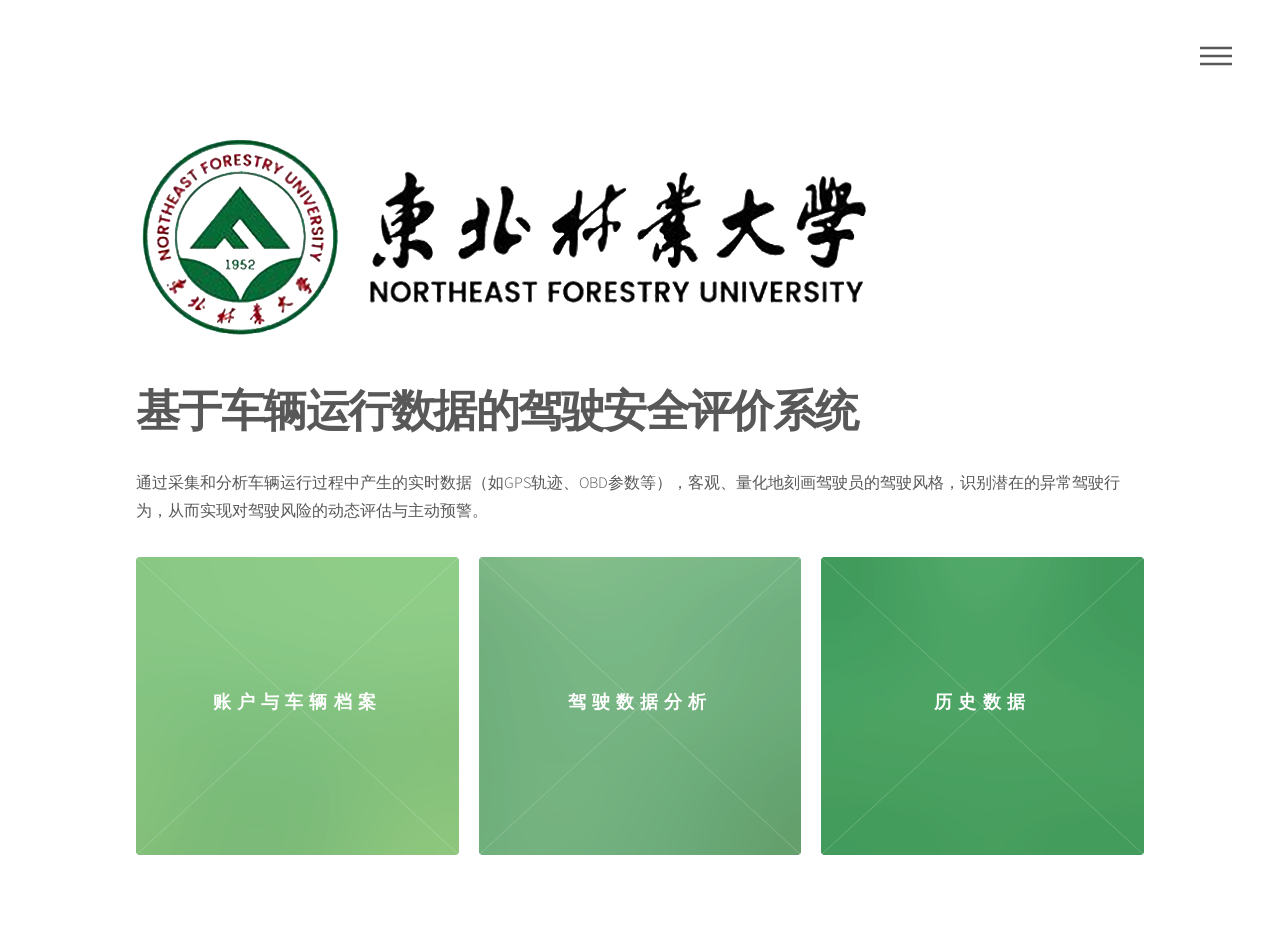
<file: index.html>
<!DOCTYPE HTML>
<!--
	Phantom by HTML5 UP
	html5up.net | @ajlkn
	Free for personal and commercial use under the CCA 3.0 license (html5up.net/license)
-->
<html>
	<head>
		<title>车辆运行安全评价系统</title>
		<meta charset="utf-8" />
		<meta name="viewport" content="width=device-width, initial-scale=1, user-scalable=no" />
		<link rel="stylesheet" href="assets/css/main.css" />
		<noscript><link rel="stylesheet" href="assets/css/noscript.css" /></noscript>
	</head>
	<body class="is-preload">
		<!-- Wrapper -->
			<div id="wrapper">

				<!-- Header -->
					<header id="header">
						<div class="inner">

							<!-- Logo -->
								<a href="index.html" class="logo">
									<span class="symbol"><img src="images\1.png" alt="" /></span>
								</a>

							<!-- Nav -->
								<nav>
									<ul>
										<li><a href="#menu">Menu</a></li>
									</ul>
								</nav>

						</div>
					</header>

				<!-- Menu -->
					<nav id="menu">
						<h2> MENU 目录</h2>
						<ul>
							
							<li><a href="personal_file.html">INFORMATION&nbsp;&nbsp;账户与车辆档案</a></li>
							<li><a href="upload_analysis.html">IMPORT&nbsp;&nbsp;驾驶数据分析</a></li>
							<li><a href="history.html">ANALYSIS&nbsp;&nbsp;历史数据</a></li>
						</ul>
					</nav>

				<!-- Main -->
					<div id="main">
						<div class="inner">
							<header>
								<h1>基于车辆运行数据的驾驶安全评价系统</h1>
								<p>通过采集和分析车辆运行过程中产生的实时数据（如GPS轨迹、OBD参数等），客观、量化地刻画驾驶员的驾驶风格，识别潜在的异常驾驶行为，从而实现对驾驶风险的动态评估与主动预警。</p>
							</header>
							<section class="tiles">
								<article class="style1">
									<span class="image">
										<img src="images/pic01.jpg" alt="" />
									</span>
									<a href="personal_file.html">
										<h2>账户与车辆档案</h2>
										<div class="content">
											<p>车辆、驾驶人等相关信息将可以在此处查询</p>
										</div>
									</a>
								</article>
								<article class="style2">
									<span class="image">
										<img src="images/pic02.jpg" alt="" />
									</span>
									<a href="upload_analysis.html">
										<h2>驾驶数据分析</h2>
										<div class="content">
											<p>上传机动车相关运行数据，并提供驾驶数据统计、驾驶行为分类与驾驶安全评价报告</p>
										</div>
									</a>
								</article>
								<article class="style3">
									<span class="image">
										<img src="images/pic03.jpg" alt="" />
									</span>
									<a href="history.html">
										<h2>历史数据</h2>
										<div class="content">
											<p>基于历史数据对比，为驾驶行为提供建议</p>
										</div>
									</a>
							</section>
						</div>
					</div>



		<!-- Scripts -->
			<script src="assets/js/jquery.min.js"></script>
			<script src="assets/js/browser.min.js"></script>
			<script src="assets/js/breakpoints.min.js"></script>
			<script src="assets/js/util.js"></script>
			<script src="assets/js/main.js"></script>

	</body>
</html>
</file>
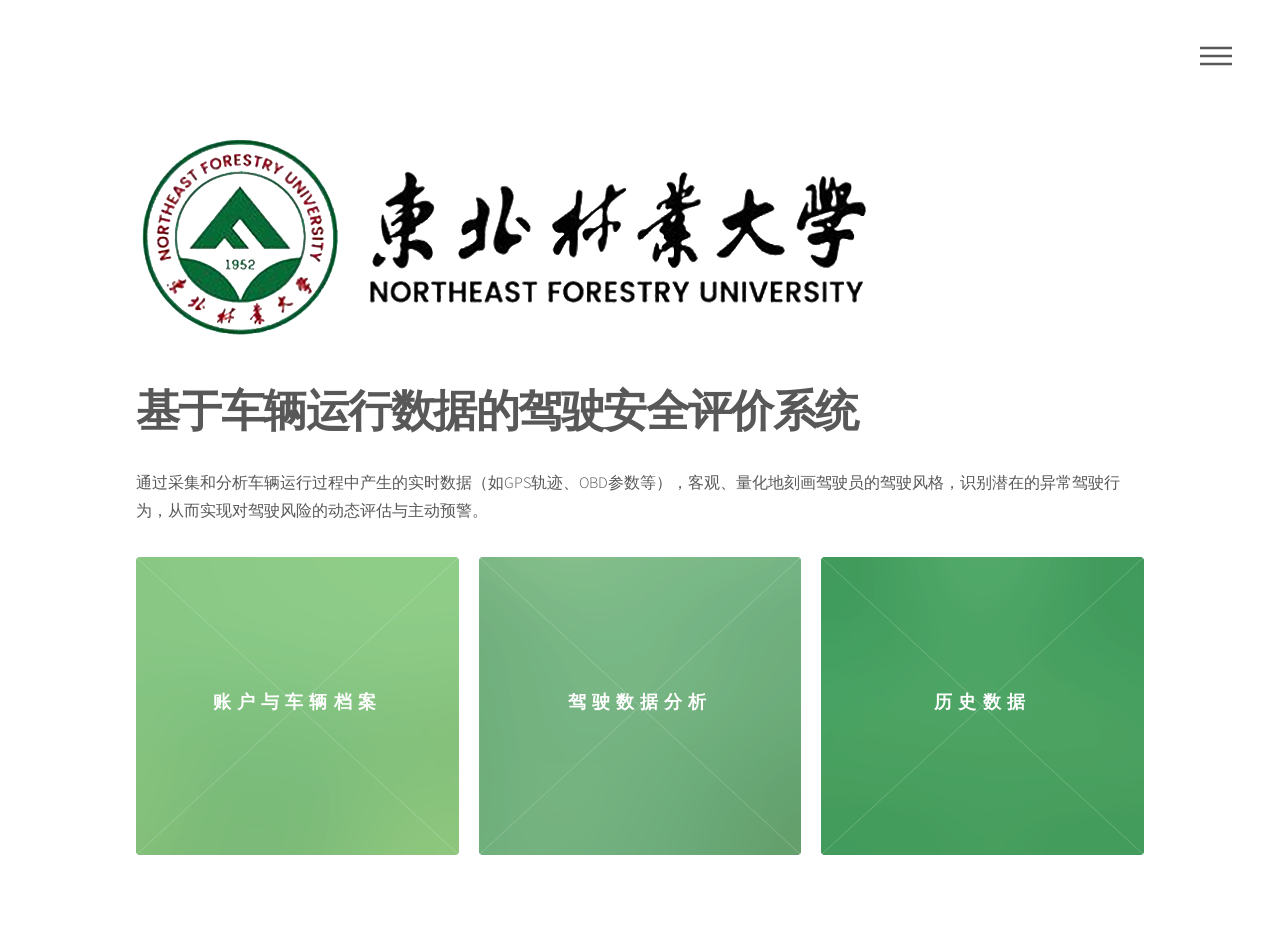
<file: driving-safety-system/index.html>
<!DOCTYPE HTML>
<!--
	Phantom by HTML5 UP
	html5up.net | @ajlkn
	Free for personal and commercial use under the CCA 3.0 license (html5up.net/license)
-->
<html>
	<head>
		<title>车辆运行安全评价系统</title>
		<meta charset="utf-8" />
		<meta name="viewport" content="width=device-width, initial-scale=1, user-scalable=no" />
		<link rel="stylesheet" href="assets/css/main.css" />
		<noscript><link rel="stylesheet" href="assets/css/noscript.css" /></noscript>
	</head>
	<body class="is-preload">
		<!-- Wrapper -->
			<div id="wrapper">

				<!-- Header -->
					<header id="header">
						<div class="inner">

							<!-- Logo -->
								<a href="index.html" class="logo">
									<span class="symbol"><img src="images\1.png" alt="" /></span>
								</a>

							<!-- Nav -->
								<nav>
									<ul>
										<li><a href="#menu">Menu</a></li>
									</ul>
								</nav>

						</div>
					</header>

				<!-- Menu -->
					<nav id="menu">
						<h2> MENU 目录</h2>
						<ul>
							<li><a href="index.html">HOME&nbsp;&nbsp;首页</a></li>
							<li><a href="personal_file.html">INFORMATION&nbsp;&nbsp;账户与车辆档案</a></li>
							<li><a href="upload_analysis.html">IMPORT&nbsp;&nbsp;驾驶数据分析</a></li>
							<li><a href="history.html">ANALYSIS&nbsp;&nbsp;历史数据</a></li>
						</ul>
					</nav>

				<!-- Main -->
					<div id="main">
						<div class="inner">
							<header>
								<h1>基于车辆运行数据的驾驶安全评价系统</h1>
								<p>通过采集和分析车辆运行过程中产生的实时数据（如GPS轨迹、OBD参数等），客观、量化地刻画驾驶员的驾驶风格，识别潜在的异常驾驶行为，从而实现对驾驶风险的动态评估与主动预警。</p>
							</header>
							<section class="tiles">
								<article class="style1">
									<span class="image">
										<img src="images/pic01.jpg" alt="" />
									</span>
									<a href="personal_file.html">
										<h2>账户与车辆档案</h2>
										<div class="content">
											<p>车辆、驾驶人等相关信息将可以在此处查询</p>
										</div>
									</a>
								</article>
								<article class="style2">
									<span class="image">
										<img src="images/pic02.jpg" alt="" />
									</span>
									<a href="upload_analysis.html">
										<h2>驾驶数据分析</h2>
										<div class="content">
											<p>上传机动车相关运行数据，并提供驾驶数据统计、驾驶行为分类与驾驶安全评价报告</p>
										</div>
									</a>
								</article>
								<article class="style3">
									<span class="image">
										<img src="images/pic03.jpg" alt="" />
									</span>
									<a href="history.html">
										<h2>历史数据</h2>
										<div class="content">
											<p>基于历史数据对比，为驾驶行为提供建议</p>
										</div>
									</a>
							</section>
						</div>
					</div>



		<!-- Scripts -->
			<script src="assets/js/jquery.min.js"></script>
			<script src="assets/js/browser.min.js"></script>
			<script src="assets/js/breakpoints.min.js"></script>
			<script src="assets/js/util.js"></script>
			<script src="assets/js/main.js"></script>

	</body>
</html>
</file>
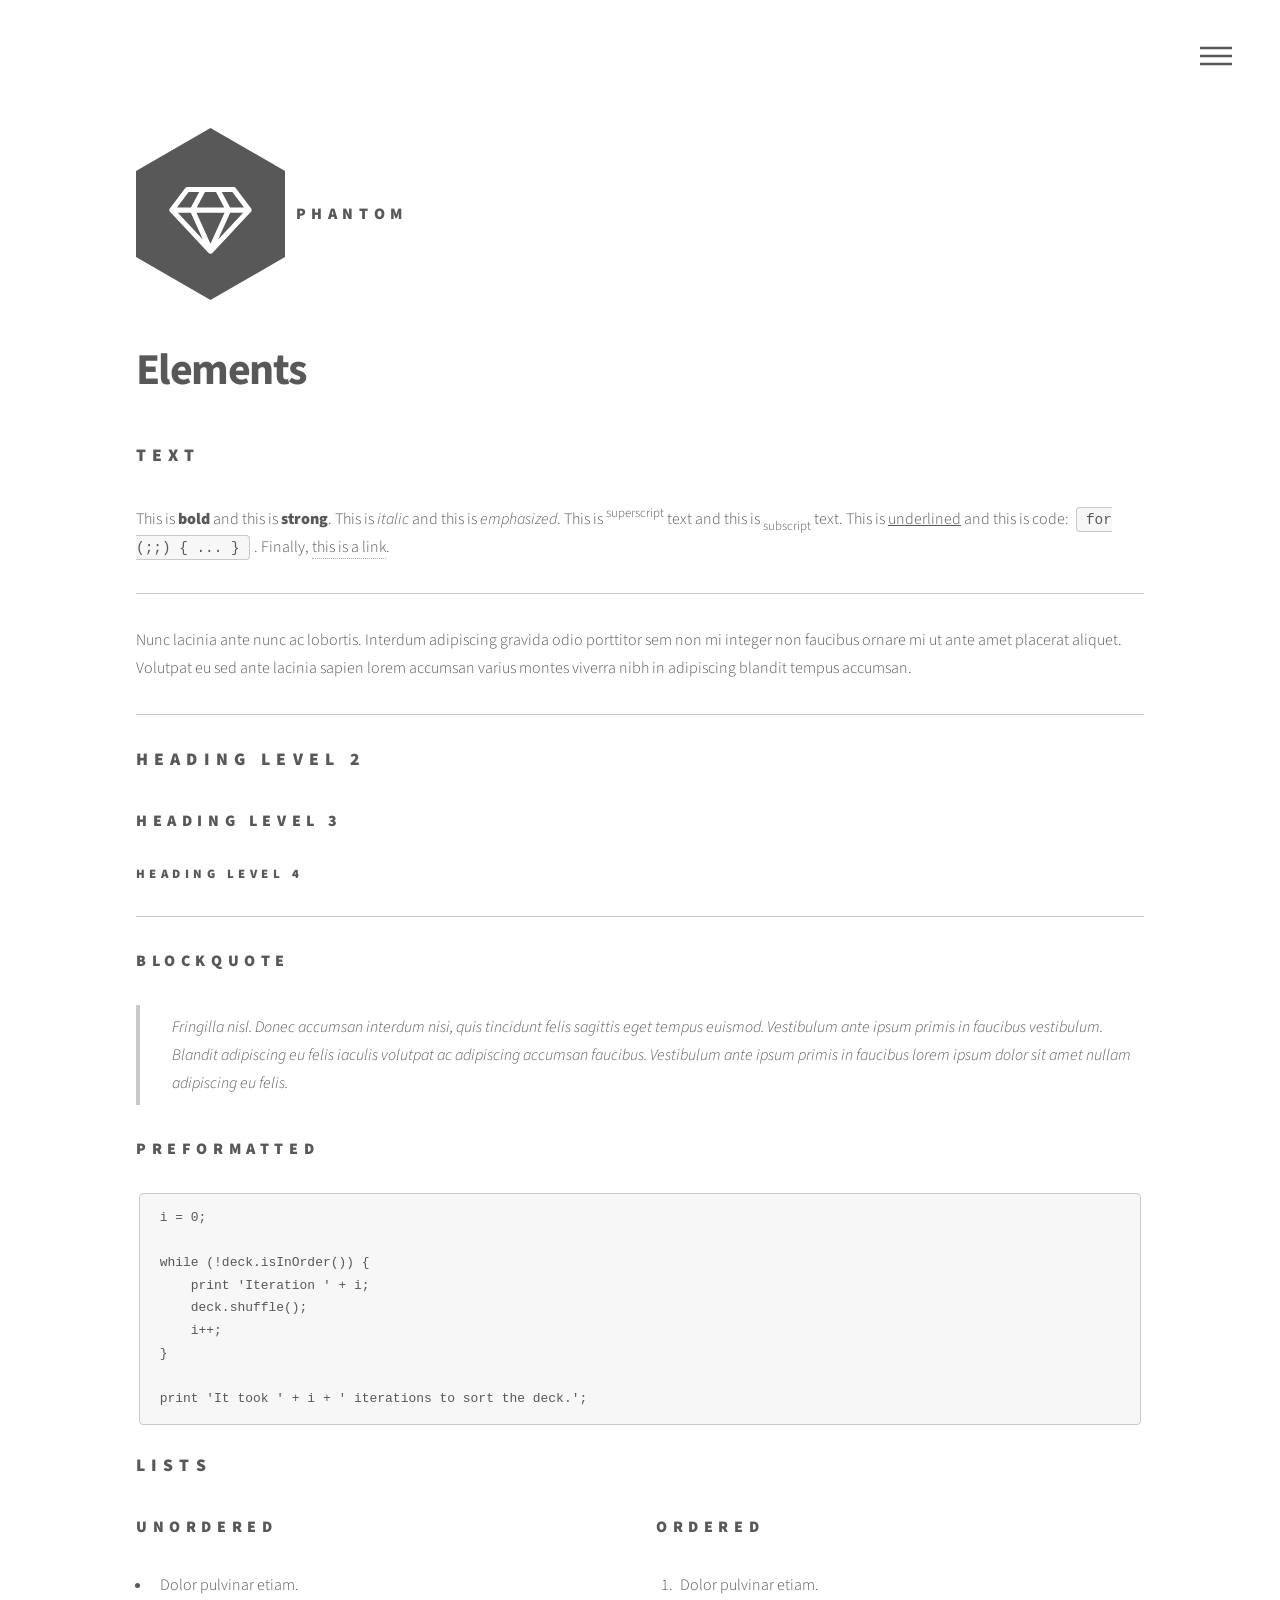
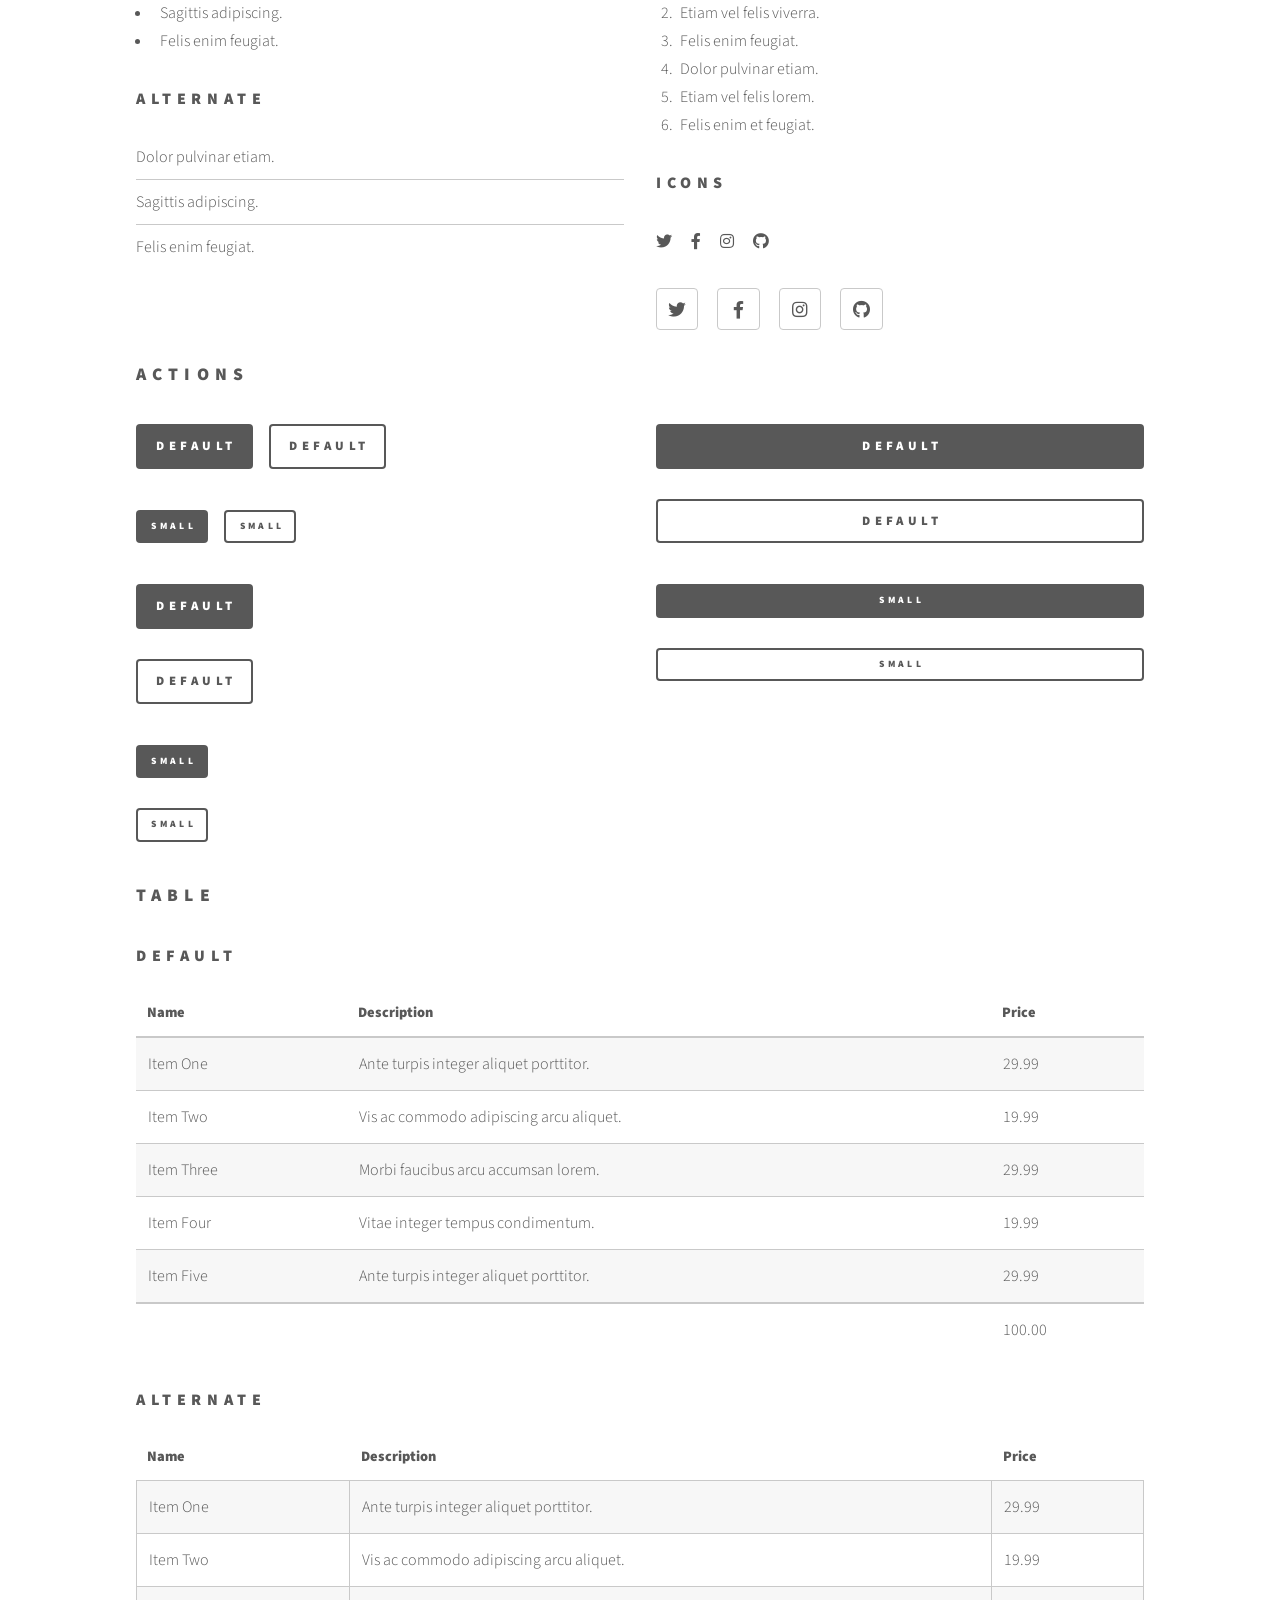
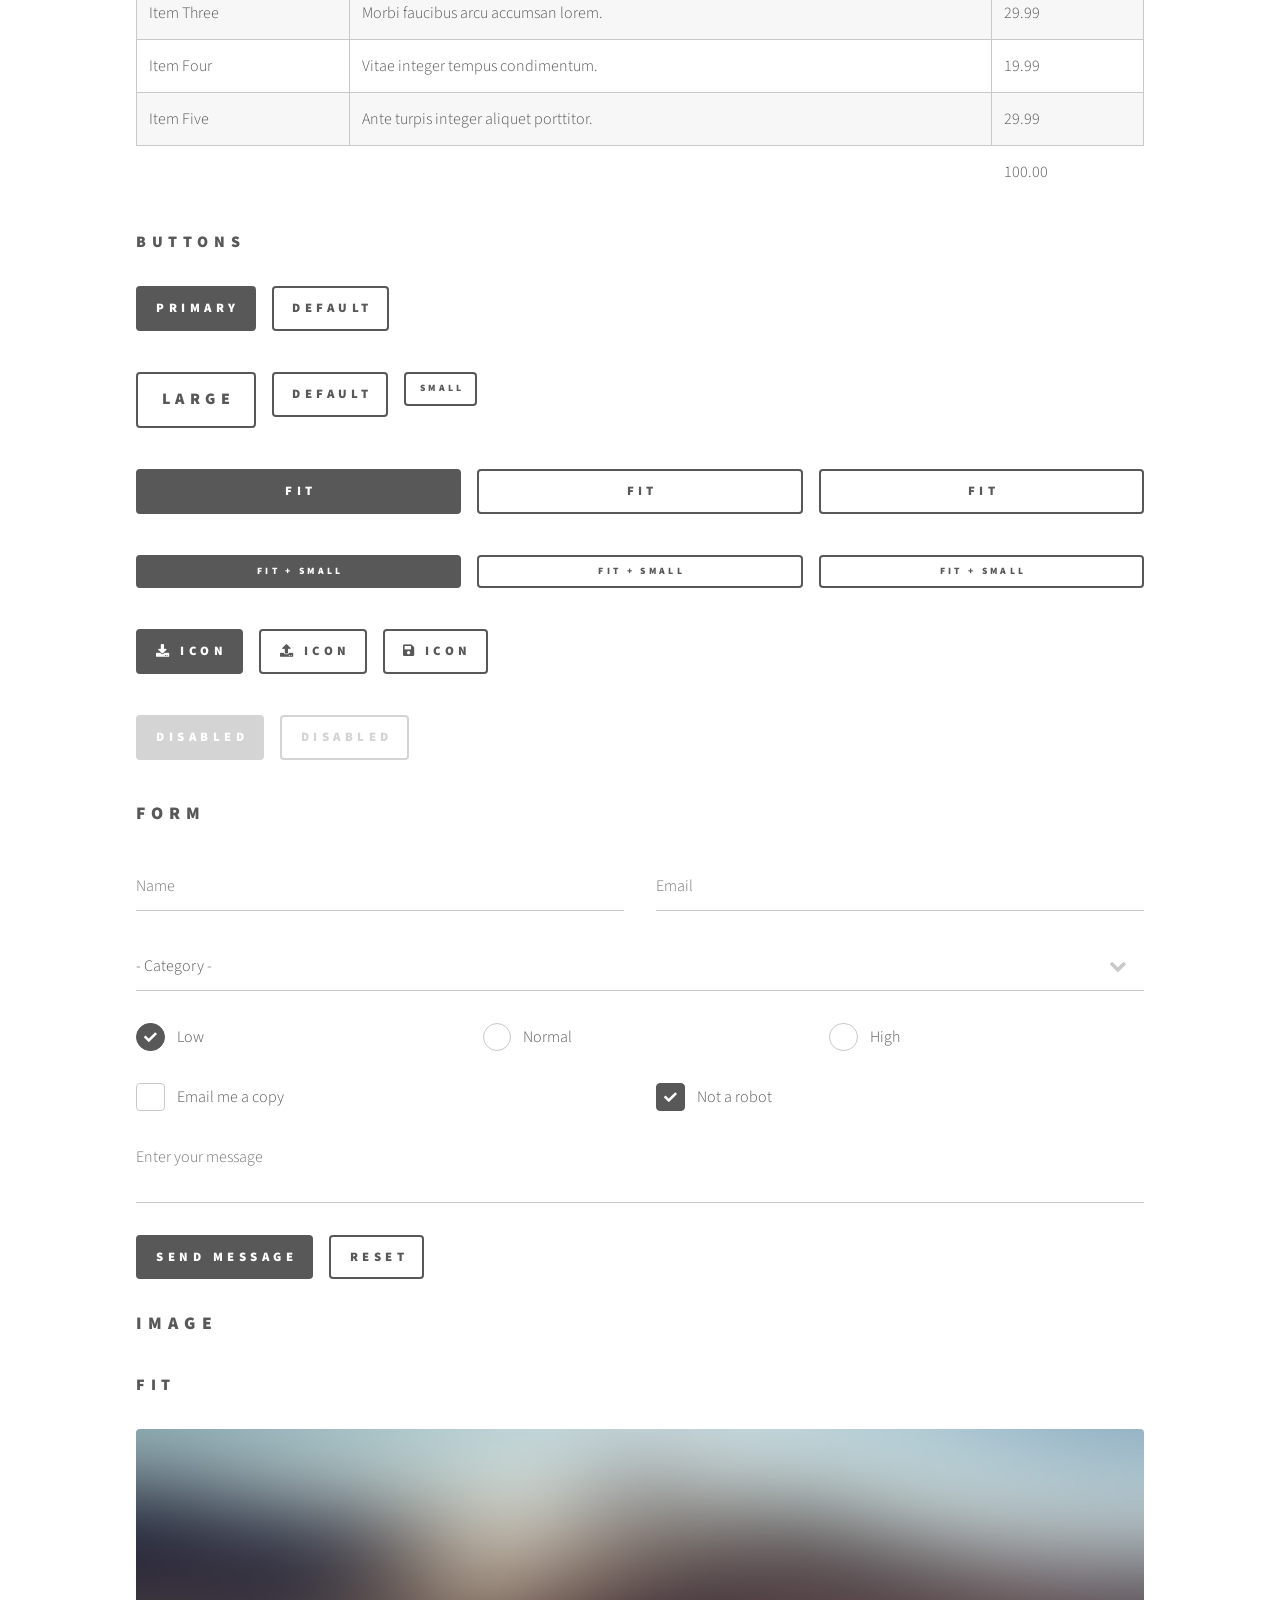
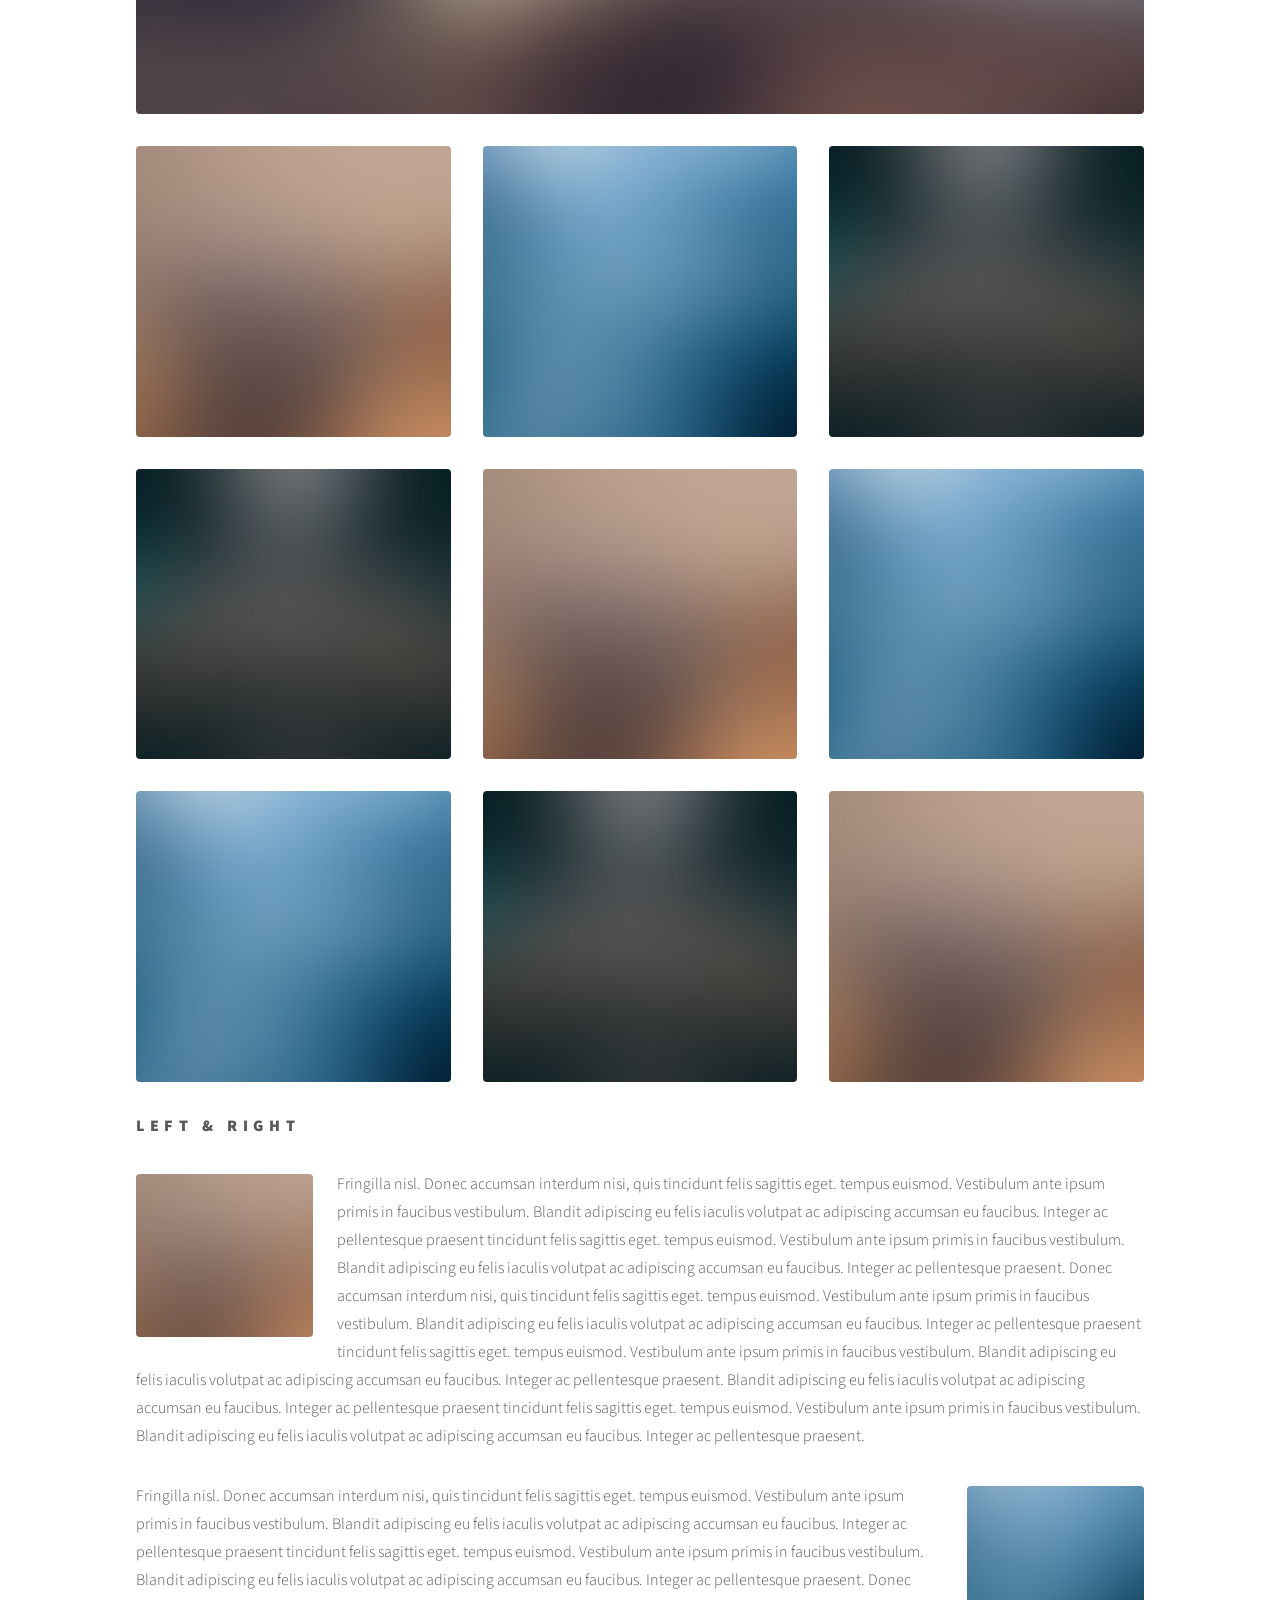
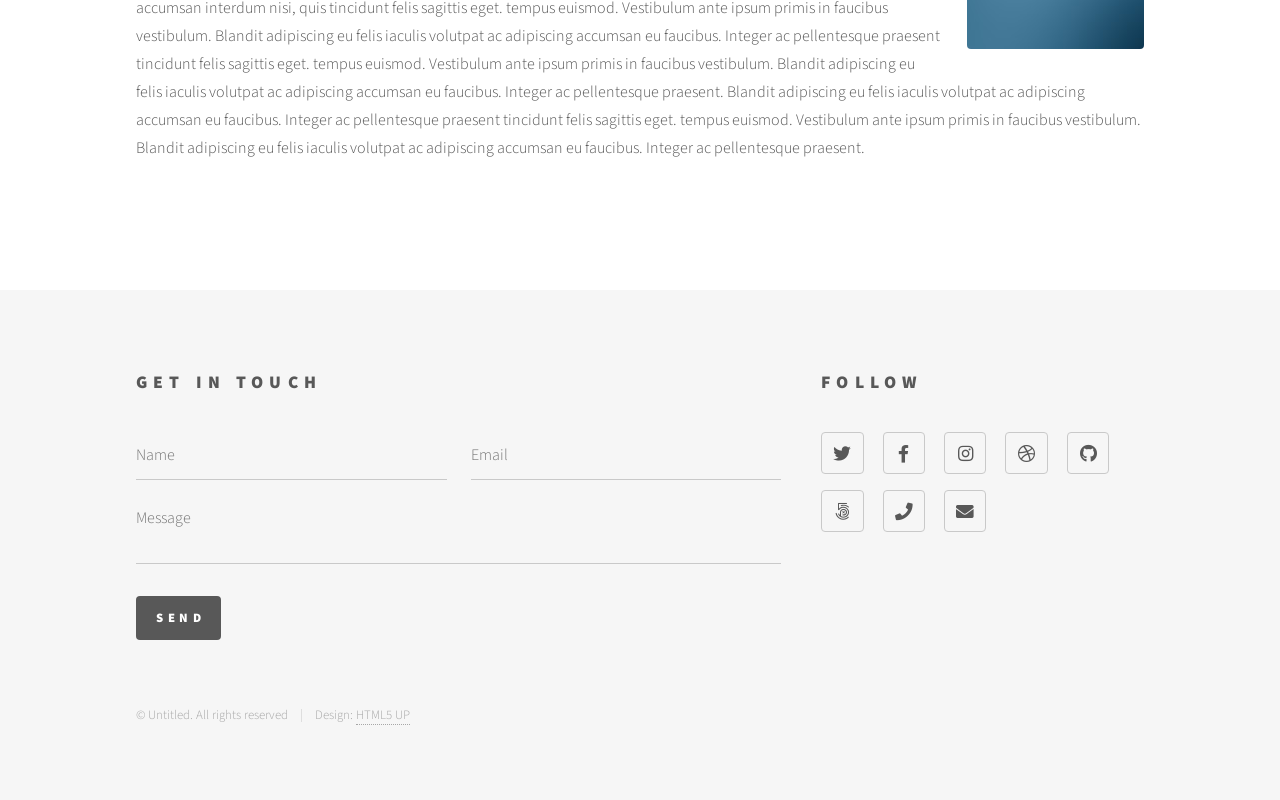
<file: elements.html>
<!DOCTYPE HTML>
<!--
	Phantom by HTML5 UP
	html5up.net | @ajlkn
	Free for personal and commercial use under the CCA 3.0 license (html5up.net/license)
-->
<html>
	<head>
		<title>Elements - Phantom by HTML5 UP</title>
		<meta charset="utf-8" />
		<meta name="viewport" content="width=device-width, initial-scale=1, user-scalable=no" />
		<link rel="stylesheet" href="assets/css/main.css" />
		<noscript><link rel="stylesheet" href="assets/css/noscript.css" /></noscript>
	</head>
	<body class="is-preload">
		<!-- Wrapper -->
			<div id="wrapper">

				<!-- Header -->
					<header id="header">
						<div class="inner">

							<!-- Logo -->
								<a href="index.html" class="logo">
									<span class="symbol"><img src="images/logo.svg" alt="" /></span><span class="title">Phantom</span>
								</a>

							<!-- Nav -->
								<nav>
									<ul>
										<li><a href="#menu">Menu</a></li>
									</ul>
								</nav>

						</div>
					</header>

				<!-- Menu -->
					<nav id="menu">
						<h2>Menu</h2>
						<ul>
							<li><a href="index.html">Home</a></li>
							<li><a href="generic.html">Ipsum veroeros</a></li>
							<li><a href="generic.html">Tempus etiam</a></li>
							<li><a href="generic.html">Consequat dolor</a></li>
							<li><a href="elements.html">Elements</a></li>
						</ul>
					</nav>

				<!-- Main -->
					<div id="main">
						<div class="inner">
							<h1>Elements</h1>

							<!-- Text -->
								<section>
									<h2>Text</h2>
									<p>This is <b>bold</b> and this is <strong>strong</strong>. This is <i>italic</i> and this is <em>emphasized</em>.
									This is <sup>superscript</sup> text and this is <sub>subscript</sub> text.
									This is <u>underlined</u> and this is code: <code>for (;;) { ... }</code>. Finally, <a href="#">this is a link</a>.</p>
									<hr />
									<p>Nunc lacinia ante nunc ac lobortis. Interdum adipiscing gravida odio porttitor sem non mi integer non faucibus ornare mi ut ante amet placerat aliquet. Volutpat eu sed ante lacinia sapien lorem accumsan varius montes viverra nibh in adipiscing blandit tempus accumsan.</p>
									<hr />
									<h2>Heading Level 2</h2>
									<h3>Heading Level 3</h3>
									<h4>Heading Level 4</h4>
									<hr />
									<h3>Blockquote</h3>
									<blockquote>Fringilla nisl. Donec accumsan interdum nisi, quis tincidunt felis sagittis eget tempus euismod. Vestibulum ante ipsum primis in faucibus vestibulum. Blandit adipiscing eu felis iaculis volutpat ac adipiscing accumsan faucibus. Vestibulum ante ipsum primis in faucibus lorem ipsum dolor sit amet nullam adipiscing eu felis.</blockquote>
									<h3>Preformatted</h3>
									<pre><code>i = 0;

while (!deck.isInOrder()) {
    print 'Iteration ' + i;
    deck.shuffle();
    i++;
}

print 'It took ' + i + ' iterations to sort the deck.';</code></pre>
								</section>

							<!-- Lists -->
								<section>
									<h2>Lists</h2>
									<div class="row">
										<div class="col-6 col-12-medium">
											<h3>Unordered</h3>
											<ul>
												<li>Dolor pulvinar etiam.</li>
												<li>Sagittis adipiscing.</li>
												<li>Felis enim feugiat.</li>
											</ul>
											<h3>Alternate</h3>
											<ul class="alt">
												<li>Dolor pulvinar etiam.</li>
												<li>Sagittis adipiscing.</li>
												<li>Felis enim feugiat.</li>
											</ul>
										</div>
										<div class="col-6 col-12-medium">
											<h3>Ordered</h3>
											<ol>
												<li>Dolor pulvinar etiam.</li>
												<li>Etiam vel felis viverra.</li>
												<li>Felis enim feugiat.</li>
												<li>Dolor pulvinar etiam.</li>
												<li>Etiam vel felis lorem.</li>
												<li>Felis enim et feugiat.</li>
											</ol>
											<h3>Icons</h3>
											<ul class="icons">
												<li><a href="#" class="icon brands style1 fa-twitter"><span class="label">Twitter</span></a></li>
												<li><a href="#" class="icon brands style1 fa-facebook-f"><span class="label">Facebook</span></a></li>
												<li><a href="#" class="icon brands style1 fa-instagram"><span class="label">Instagram</span></a></li>
												<li><a href="#" class="icon brands style1 fa-github"><span class="label">Github</span></a></li>
											</ul>
											<ul class="icons">
												<li><a href="#" class="icon brands style2 fa-twitter"><span class="label">Twitter</span></a></li>
												<li><a href="#" class="icon brands style2 fa-facebook-f"><span class="label">Facebook</span></a></li>
												<li><a href="#" class="icon brands style2 fa-instagram"><span class="label">Instagram</span></a></li>
												<li><a href="#" class="icon brands style2 fa-github"><span class="label">Github</span></a></li>
											</ul>
										</div>
									</div>
									<h2>Actions</h2>
									<div class="row">
										<div class="col-6 col-12-medium">
											<ul class="actions">
												<li><a href="#" class="button primary">Default</a></li>
												<li><a href="#" class="button">Default</a></li>
											</ul>
											<ul class="actions small">
												<li><a href="#" class="button primary small">Small</a></li>
												<li><a href="#" class="button small">Small</a></li>
											</ul>
											<ul class="actions stacked">
												<li><a href="#" class="button primary">Default</a></li>
												<li><a href="#" class="button">Default</a></li>
											</ul>
											<ul class="actions stacked">
												<li><a href="#" class="button primary small">Small</a></li>
												<li><a href="#" class="button small">Small</a></li>
											</ul>
										</div>
										<div class="col-6 col-12-medium">
											<ul class="actions stacked">
												<li><a href="#" class="button primary fit">Default</a></li>
												<li><a href="#" class="button fit">Default</a></li>
											</ul>
											<ul class="actions stacked">
												<li><a href="#" class="button primary small fit">Small</a></li>
												<li><a href="#" class="button small fit">Small</a></li>
											</ul>
										</div>
									</div>
								</section>

							<!-- Table -->
								<section>
									<h2>Table</h2>
									<h3>Default</h3>
									<div class="table-wrapper">
										<table>
											<thead>
												<tr>
													<th>Name</th>
													<th>Description</th>
													<th>Price</th>
												</tr>
											</thead>
											<tbody>
												<tr>
													<td>Item One</td>
													<td>Ante turpis integer aliquet porttitor.</td>
													<td>29.99</td>
												</tr>
												<tr>
													<td>Item Two</td>
													<td>Vis ac commodo adipiscing arcu aliquet.</td>
													<td>19.99</td>
												</tr>
												<tr>
													<td>Item Three</td>
													<td> Morbi faucibus arcu accumsan lorem.</td>
													<td>29.99</td>
												</tr>
												<tr>
													<td>Item Four</td>
													<td>Vitae integer tempus condimentum.</td>
													<td>19.99</td>
												</tr>
												<tr>
													<td>Item Five</td>
													<td>Ante turpis integer aliquet porttitor.</td>
													<td>29.99</td>
												</tr>
											</tbody>
											<tfoot>
												<tr>
													<td colspan="2"></td>
													<td>100.00</td>
												</tr>
											</tfoot>
										</table>
									</div>

									<h3>Alternate</h3>
									<div class="table-wrapper">
										<table class="alt">
											<thead>
												<tr>
													<th>Name</th>
													<th>Description</th>
													<th>Price</th>
												</tr>
											</thead>
											<tbody>
												<tr>
													<td>Item One</td>
													<td>Ante turpis integer aliquet porttitor.</td>
													<td>29.99</td>
												</tr>
												<tr>
													<td>Item Two</td>
													<td>Vis ac commodo adipiscing arcu aliquet.</td>
													<td>19.99</td>
												</tr>
												<tr>
													<td>Item Three</td>
													<td> Morbi faucibus arcu accumsan lorem.</td>
													<td>29.99</td>
												</tr>
												<tr>
													<td>Item Four</td>
													<td>Vitae integer tempus condimentum.</td>
													<td>19.99</td>
												</tr>
												<tr>
													<td>Item Five</td>
													<td>Ante turpis integer aliquet porttitor.</td>
													<td>29.99</td>
												</tr>
											</tbody>
											<tfoot>
												<tr>
													<td colspan="2"></td>
													<td>100.00</td>
												</tr>
											</tfoot>
										</table>
									</div>
								</section>

							<!-- Buttons -->
								<section>
									<h3>Buttons</h3>
									<ul class="actions">
										<li><a href="#" class="button primary">Primary</a></li>
										<li><a href="#" class="button">Default</a></li>
									</ul>
									<ul class="actions">
										<li><a href="#" class="button large">Large</a></li>
										<li><a href="#" class="button">Default</a></li>
										<li><a href="#" class="button small">Small</a></li>
									</ul>
									<ul class="actions fit">
										<li><a href="#" class="button primary fit">Fit</a></li>
										<li><a href="#" class="button fit">Fit</a></li>
										<li><a href="#" class="button fit">Fit</a></li>
									</ul>
									<ul class="actions fit small">
										<li><a href="#" class="button primary fit small">Fit + Small</a></li>
										<li><a href="#" class="button fit small">Fit + Small</a></li>
										<li><a href="#" class="button fit small">Fit + Small</a></li>
									</ul>
									<ul class="actions">
										<li><a href="#" class="button primary icon solid fa-download">Icon</a></li>
										<li><a href="#" class="button icon solid fa-upload">Icon</a></li>
										<li><a href="#" class="button icon solid fa-save">Icon</a></li>
									</ul>
									<ul class="actions">
										<li><span class="button primary disabled">Disabled</span></li>
										<li><span class="button disabled">Disabled</span></li>
									</ul>
								</section>

							<!-- Form -->
								<section>
									<h2>Form</h2>
									<form method="post" action="#">
										<div class="row gtr-uniform">
											<div class="col-6 col-12-xsmall">
												<input type="text" name="demo-name" id="demo-name" value="" placeholder="Name" />
											</div>
											<div class="col-6 col-12-xsmall">
												<input type="email" name="demo-email" id="demo-email" value="" placeholder="Email" />
											</div>
											<div class="col-12">
												<select name="demo-category" id="demo-category">
													<option value="">- Category -</option>
													<option value="1">Manufacturing</option>
													<option value="1">Shipping</option>
													<option value="1">Administration</option>
													<option value="1">Human Resources</option>
												</select>
											</div>
											<div class="col-4 col-12-small">
												<input type="radio" id="demo-priority-low" name="demo-priority" checked>
												<label for="demo-priority-low">Low</label>
											</div>
											<div class="col-4 col-12-small">
												<input type="radio" id="demo-priority-normal" name="demo-priority">
												<label for="demo-priority-normal">Normal</label>
											</div>
											<div class="col-4 col-12-small">
												<input type="radio" id="demo-priority-high" name="demo-priority">
												<label for="demo-priority-high">High</label>
											</div>
											<div class="col-6 col-12-small">
												<input type="checkbox" id="demo-copy" name="demo-copy">
												<label for="demo-copy">Email me a copy</label>
											</div>
											<div class="col-6 col-12-small">
												<input type="checkbox" id="demo-human" name="demo-human" checked>
												<label for="demo-human">Not a robot</label>
											</div>
											<div class="col-12">
												<textarea name="demo-message" id="demo-message" placeholder="Enter your message" rows="6"></textarea>
											</div>
											<div class="col-12">
												<ul class="actions">
													<li><input type="submit" value="Send Message" class="primary" /></li>
													<li><input type="reset" value="Reset" /></li>
												</ul>
											</div>
										</div>
									</form>
								</section>

							<!-- Image -->
								<section>
									<h2>Image</h2>
									<h3>Fit</h3>
									<div class="box alt">
										<div class="row gtr-uniform">
											<div class="col-12"><span class="image fit"><img src="images/pic13.jpg" alt="" /></span></div>
											<div class="col-4"><span class="image fit"><img src="images/pic01.jpg" alt="" /></span></div>
											<div class="col-4"><span class="image fit"><img src="images/pic02.jpg" alt="" /></span></div>
											<div class="col-4"><span class="image fit"><img src="images/pic03.jpg" alt="" /></span></div>
											<div class="col-4"><span class="image fit"><img src="images/pic03.jpg" alt="" /></span></div>
											<div class="col-4"><span class="image fit"><img src="images/pic01.jpg" alt="" /></span></div>
											<div class="col-4"><span class="image fit"><img src="images/pic02.jpg" alt="" /></span></div>
											<div class="col-4"><span class="image fit"><img src="images/pic02.jpg" alt="" /></span></div>
											<div class="col-4"><span class="image fit"><img src="images/pic03.jpg" alt="" /></span></div>
											<div class="col-4"><span class="image fit"><img src="images/pic01.jpg" alt="" /></span></div>
										</div>
									</div>
									<h3>Left &amp; Right</h3>
									<p><span class="image left"><img src="images/pic14.jpg" alt="" /></span>Fringilla nisl. Donec accumsan interdum nisi, quis tincidunt felis sagittis eget. tempus euismod. Vestibulum ante ipsum primis in faucibus vestibulum. Blandit adipiscing eu felis iaculis volutpat ac adipiscing accumsan eu faucibus. Integer ac pellentesque praesent tincidunt felis sagittis eget. tempus euismod. Vestibulum ante ipsum primis in faucibus vestibulum. Blandit adipiscing eu felis iaculis volutpat ac adipiscing accumsan eu faucibus. Integer ac pellentesque praesent. Donec accumsan interdum nisi, quis tincidunt felis sagittis eget. tempus euismod. Vestibulum ante ipsum primis in faucibus vestibulum. Blandit adipiscing eu felis iaculis volutpat ac adipiscing accumsan eu faucibus. Integer ac pellentesque praesent tincidunt felis sagittis eget. tempus euismod. Vestibulum ante ipsum primis in faucibus vestibulum. Blandit adipiscing eu felis iaculis volutpat ac adipiscing accumsan eu faucibus. Integer ac pellentesque praesent. Blandit adipiscing eu felis iaculis volutpat ac adipiscing accumsan eu faucibus. Integer ac pellentesque praesent tincidunt felis sagittis eget. tempus euismod. Vestibulum ante ipsum primis in faucibus vestibulum. Blandit adipiscing eu felis iaculis volutpat ac adipiscing accumsan eu faucibus. Integer ac pellentesque praesent.</p>
									<p><span class="image right"><img src="images/pic15.jpg" alt="" /></span>Fringilla nisl. Donec accumsan interdum nisi, quis tincidunt felis sagittis eget. tempus euismod. Vestibulum ante ipsum primis in faucibus vestibulum. Blandit adipiscing eu felis iaculis volutpat ac adipiscing accumsan eu faucibus. Integer ac pellentesque praesent tincidunt felis sagittis eget. tempus euismod. Vestibulum ante ipsum primis in faucibus vestibulum. Blandit adipiscing eu felis iaculis volutpat ac adipiscing accumsan eu faucibus. Integer ac pellentesque praesent. Donec accumsan interdum nisi, quis tincidunt felis sagittis eget. tempus euismod. Vestibulum ante ipsum primis in faucibus vestibulum. Blandit adipiscing eu felis iaculis volutpat ac adipiscing accumsan eu faucibus. Integer ac pellentesque praesent tincidunt felis sagittis eget. tempus euismod. Vestibulum ante ipsum primis in faucibus vestibulum. Blandit adipiscing eu felis iaculis volutpat ac adipiscing accumsan eu faucibus. Integer ac pellentesque praesent. Blandit adipiscing eu felis iaculis volutpat ac adipiscing accumsan eu faucibus. Integer ac pellentesque praesent tincidunt felis sagittis eget. tempus euismod. Vestibulum ante ipsum primis in faucibus vestibulum. Blandit adipiscing eu felis iaculis volutpat ac adipiscing accumsan eu faucibus. Integer ac pellentesque praesent.</p>
								</section>

						</div>
					</div>

				<!-- Footer -->
					<footer id="footer">
						<div class="inner">
							<section>
								<h2>Get in touch</h2>
								<form method="post" action="#">
									<div class="fields">
										<div class="field half">
											<input type="text" name="name" id="name" placeholder="Name" />
										</div>
										<div class="field half">
											<input type="email" name="email" id="email" placeholder="Email" />
										</div>
										<div class="field">
											<textarea name="message" id="message" placeholder="Message"></textarea>
										</div>
									</div>
									<ul class="actions">
										<li><input type="submit" value="Send" class="primary" /></li>
									</ul>
								</form>
							</section>
							<section>
								<h2>Follow</h2>
								<ul class="icons">
									<li><a href="#" class="icon brands style2 fa-twitter"><span class="label">Twitter</span></a></li>
									<li><a href="#" class="icon brands style2 fa-facebook-f"><span class="label">Facebook</span></a></li>
									<li><a href="#" class="icon brands style2 fa-instagram"><span class="label">Instagram</span></a></li>
									<li><a href="#" class="icon brands style2 fa-dribbble"><span class="label">Dribbble</span></a></li>
									<li><a href="#" class="icon brands style2 fa-github"><span class="label">GitHub</span></a></li>
									<li><a href="#" class="icon brands style2 fa-500px"><span class="label">500px</span></a></li>
									<li><a href="#" class="icon solid style2 fa-phone"><span class="label">Phone</span></a></li>
									<li><a href="#" class="icon solid style2 fa-envelope"><span class="label">Email</span></a></li>
								</ul>
							</section>
							<ul class="copyright">
								<li>&copy; Untitled. All rights reserved</li><li>Design: <a href="http://html5up.net">HTML5 UP</a></li>
							</ul>
						</div>
					</footer>

			</div>

		<!-- Scripts -->
			<script src="assets/js/jquery.min.js"></script>
			<script src="assets/js/browser.min.js"></script>
			<script src="assets/js/breakpoints.min.js"></script>
			<script src="assets/js/util.js"></script>
			<script src="assets/js/main.js"></script>

	</body>
</html>
</file>
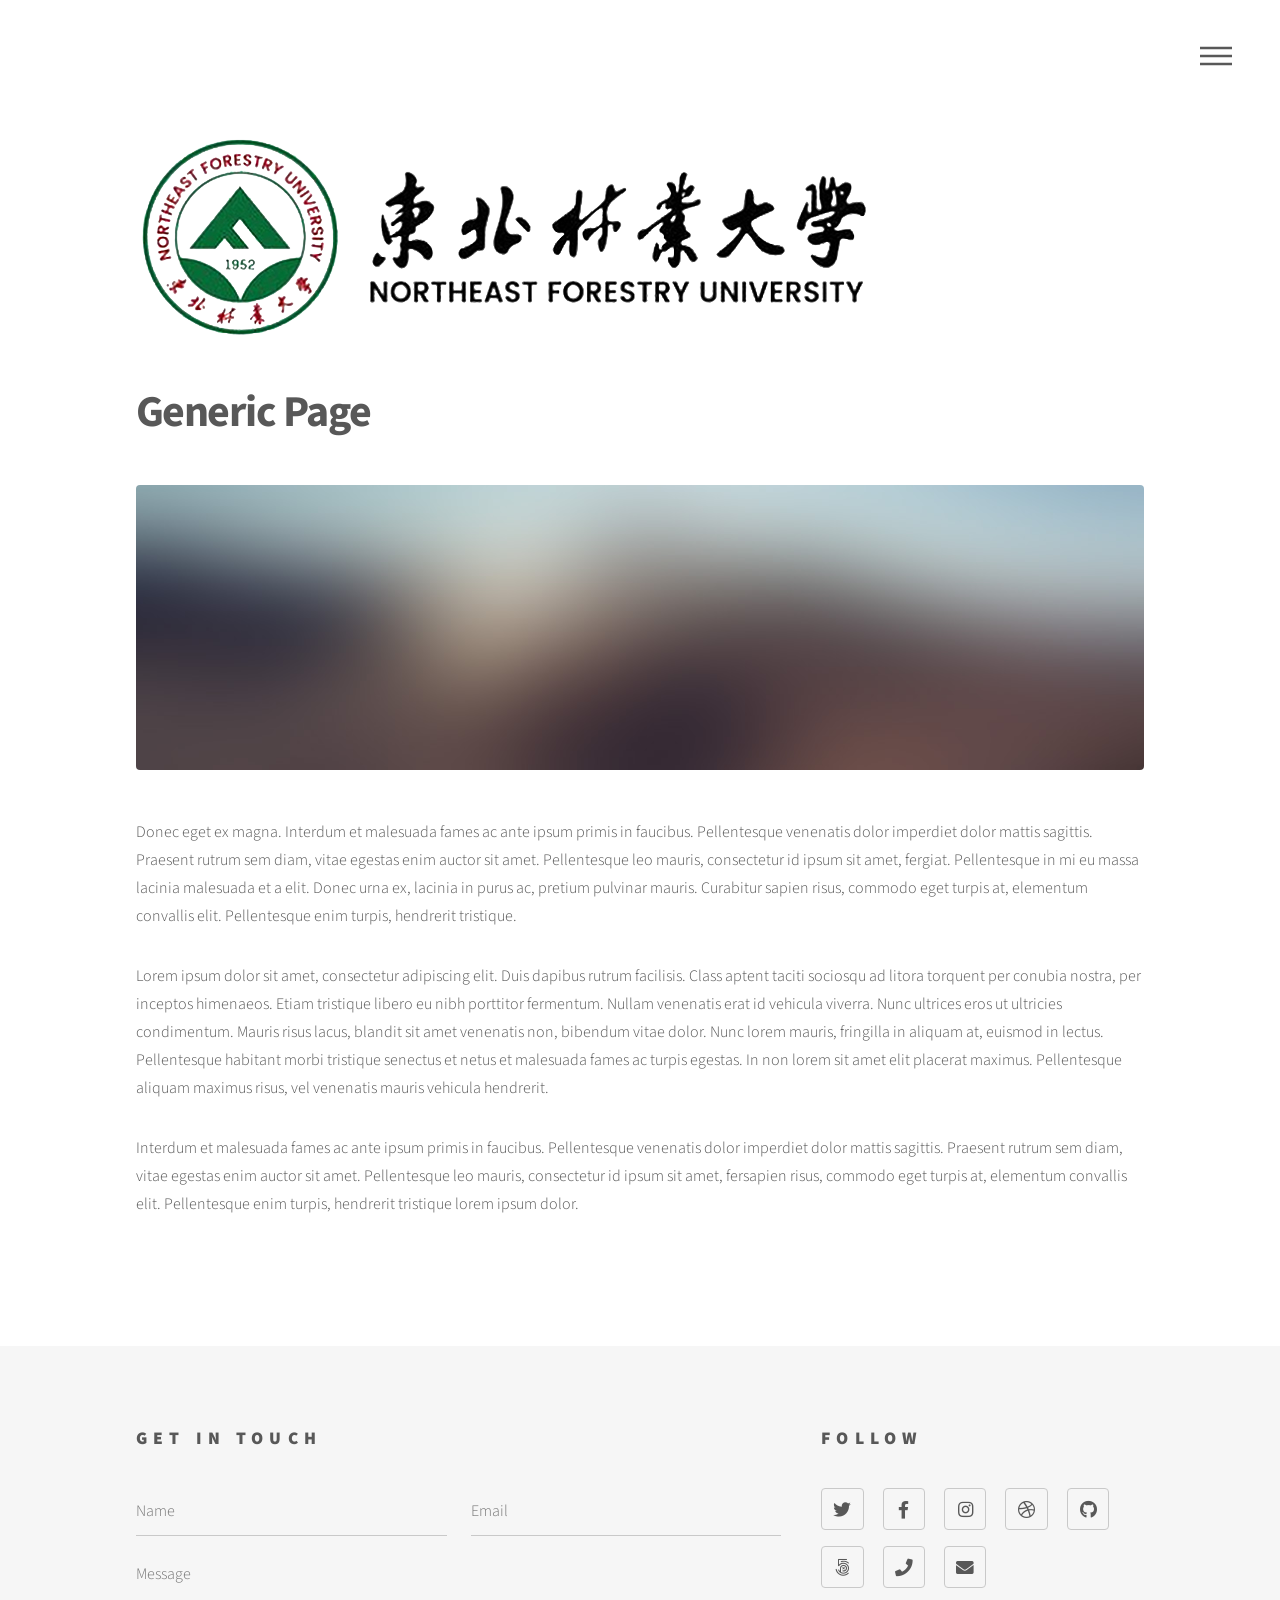
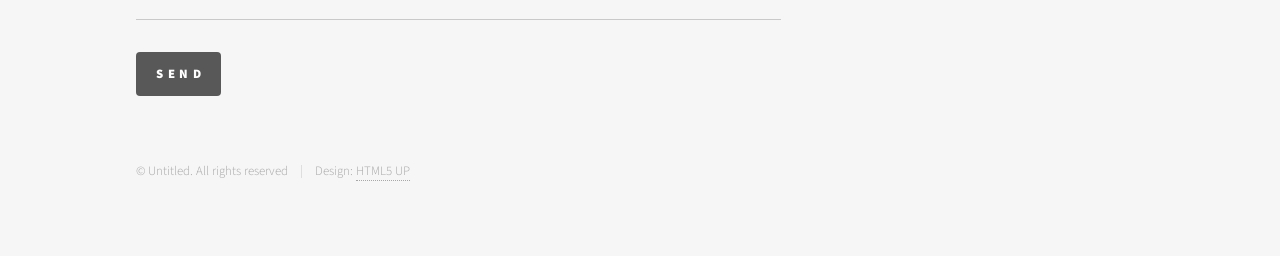
<file: generic.html>
<!DOCTYPE HTML>
<!--
	Phantom by HTML5 UP
	html5up.net | @ajlkn
	Free for personal and commercial use under the CCA 3.0 license (html5up.net/license)
-->
<html>
	<head>
		<title>Generic - Phantom by HTML5 UP</title>
		<meta charset="utf-8" />
		<meta name="viewport" content="width=device-width, initial-scale=1, user-scalable=no" />
		<link rel="stylesheet" href="assets/css/main.css" />
		<noscript><link rel="stylesheet" href="assets/css/noscript.css" /></noscript>
	</head>
	<body class="is-preload">
		<!-- Wrapper -->
			<div id="wrapper">

				<!-- Header -->
					<header id="header">
						<div class="inner">

							<!-- Logo -->
								<a href="index.html" class="logo">
									<span class="symbol"><img src="images\1.png" alt="" /></span>
								</a>

							<!-- Nav -->
								<nav>
									<ul>
										<li><a href="#menu">Menu</a></li>
									</ul>
								</nav>

						</div>
					</header>

				<!-- Menu -->
					<nav id="menu">
						<h2>Menu</h2>
						<ul>
							<li><a href="index.html">HOME&nbsp;&nbsp;首页</a></li>
							<li><a href="index.html">INFORMATION&nbsp;&nbsp;账户与车辆档案</a></li>
							<li><a href="index.html">IMPORT&nbsp;&nbsp;数据导入</a></li>
							<li><a href="index.html">ANALYSIS&nbsp;&nbsp;数据分析</a></li>
							<li><a href="index.html">HISTORY&nbsp;&nbsp;历史数据</a></li>
							<li><a href="index.html">PARAMETER&nbsp;&nbsp;统计参数说明</a></li>
							<li><a href="index.html">CLASSIFY&nbsp;&nbsp;行为分类说明</a></li>
						</ul>
					</nav>

				<!-- Main -->
					<div id="main">
						<div class="inner">
							<h1>Generic Page</h1>
							<span class="image main"><img src="images/pic13.jpg" alt="" /></span>
							<p>Donec eget ex magna. Interdum et malesuada fames ac ante ipsum primis in faucibus. Pellentesque venenatis dolor imperdiet dolor mattis sagittis. Praesent rutrum sem diam, vitae egestas enim auctor sit amet. Pellentesque leo mauris, consectetur id ipsum sit amet, fergiat. Pellentesque in mi eu massa lacinia malesuada et a elit. Donec urna ex, lacinia in purus ac, pretium pulvinar mauris. Curabitur sapien risus, commodo eget turpis at, elementum convallis elit. Pellentesque enim turpis, hendrerit tristique.</p>
							<p>Lorem ipsum dolor sit amet, consectetur adipiscing elit. Duis dapibus rutrum facilisis. Class aptent taciti sociosqu ad litora torquent per conubia nostra, per inceptos himenaeos. Etiam tristique libero eu nibh porttitor fermentum. Nullam venenatis erat id vehicula viverra. Nunc ultrices eros ut ultricies condimentum. Mauris risus lacus, blandit sit amet venenatis non, bibendum vitae dolor. Nunc lorem mauris, fringilla in aliquam at, euismod in lectus. Pellentesque habitant morbi tristique senectus et netus et malesuada fames ac turpis egestas. In non lorem sit amet elit placerat maximus. Pellentesque aliquam maximus risus, vel venenatis mauris vehicula hendrerit.</p>
							<p>Interdum et malesuada fames ac ante ipsum primis in faucibus. Pellentesque venenatis dolor imperdiet dolor mattis sagittis. Praesent rutrum sem diam, vitae egestas enim auctor sit amet. Pellentesque leo mauris, consectetur id ipsum sit amet, fersapien risus, commodo eget turpis at, elementum convallis elit. Pellentesque enim turpis, hendrerit tristique lorem ipsum dolor.</p>
						</div>
					</div>

				<!-- Footer -->
					<footer id="footer">
						<div class="inner">
							<section>
								<h2>Get in touch</h2>
								<form method="post" action="#">
									<div class="fields">
										<div class="field half">
											<input type="text" name="name" id="name" placeholder="Name" />
										</div>
										<div class="field half">
											<input type="email" name="email" id="email" placeholder="Email" />
										</div>
										<div class="field">
											<textarea name="message" id="message" placeholder="Message"></textarea>
										</div>
									</div>
									<ul class="actions">
										<li><input type="submit" value="Send" class="primary" /></li>
									</ul>
								</form>
							</section>
							<section>
								<h2>Follow</h2>
								<ul class="icons">
									<li><a href="#" class="icon brands style2 fa-twitter"><span class="label">Twitter</span></a></li>
									<li><a href="#" class="icon brands style2 fa-facebook-f"><span class="label">Facebook</span></a></li>
									<li><a href="#" class="icon brands style2 fa-instagram"><span class="label">Instagram</span></a></li>
									<li><a href="#" class="icon brands style2 fa-dribbble"><span class="label">Dribbble</span></a></li>
									<li><a href="#" class="icon brands style2 fa-github"><span class="label">GitHub</span></a></li>
									<li><a href="#" class="icon brands style2 fa-500px"><span class="label">500px</span></a></li>
									<li><a href="#" class="icon solid style2 fa-phone"><span class="label">Phone</span></a></li>
									<li><a href="#" class="icon solid style2 fa-envelope"><span class="label">Email</span></a></li>
								</ul>
							</section>
							<ul class="copyright">
								<li>&copy; Untitled. All rights reserved</li><li>Design: <a href="http://html5up.net">HTML5 UP</a></li>
							</ul>
						</div>
					</footer>

			</div>

		<!-- Scripts -->
			<script src="assets/js/jquery.min.js"></script>
			<script src="assets/js/browser.min.js"></script>
			<script src="assets/js/breakpoints.min.js"></script>
			<script src="assets/js/util.js"></script>
			<script src="assets/js/main.js"></script>

	</body>
</html>
</file>
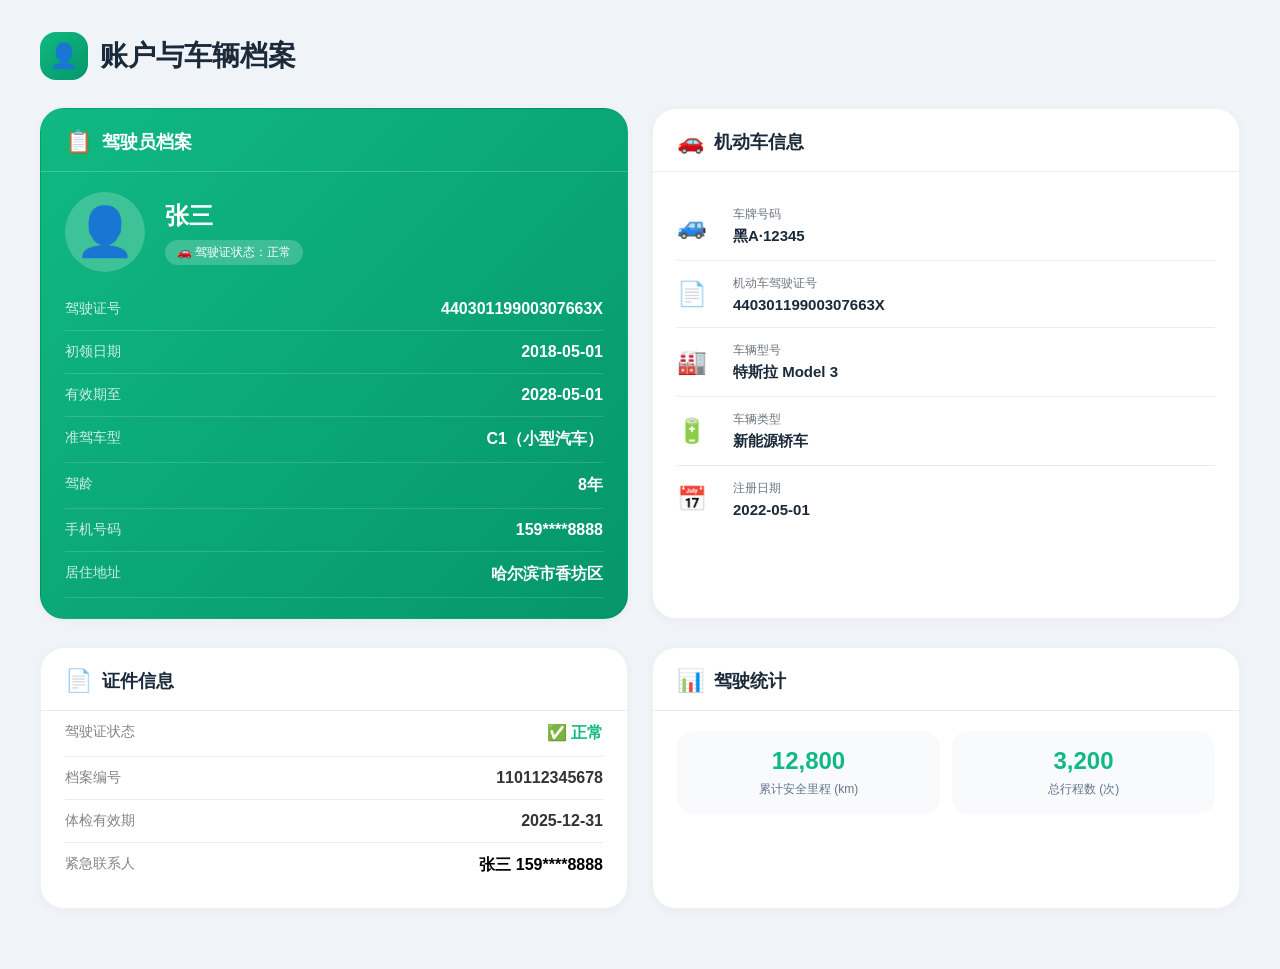
<file: personal_file.html>
<!DOCTYPE html>
<html lang="zh-CN">
<head>
    <meta charset="UTF-8">
    <meta name="viewport" content="width=device-width, initial-scale=1.0">
    <title>账户与车辆档案</title>
    <style>
        * {
            margin: 0;
            padding: 0;
            box-sizing: border-box;
        }

        body {
            font-family: 'Inter', 'Microsoft YaHei', 'PingFang SC', 'Helvetica Neue', Arial, sans-serif;
            background: #f0f4f8;
            min-height: 100vh;
            padding: 32px 40px;
        }

        /* 主容器 */
        .dashboard-container {
            max-width: 1400px;
            margin: 0 auto;
        }

        /* 页面标题 */
        .page-header {
            margin-bottom: 28px;
        }

        .page-header h1 {
            font-size: 28px;
            font-weight: 700;
            color: #1a2a3a;
            display: flex;
            align-items: center;
            gap: 12px;
        }

        .page-header h1 span {
            background: linear-gradient(135deg, #10b981, #059669);
            width: 48px;
            height: 48px;
            border-radius: 16px;
            display: inline-flex;
            align-items: center;
            justify-content: center;
            font-size: 24px;
        }

        .page-header p {
            color: #6c757d;
            font-size: 14px;
            margin-top: 8px;
            margin-left: 60px;
        }

        /* 卡片通用样式 */
        .card {
            background: white;
            border-radius: 24px;
            box-shadow: 0 2px 8px rgba(0, 0, 0, 0.04);
            border: 1px solid rgba(0, 0, 0, 0.05);
            overflow: hidden;
            margin-bottom: 28px;
        }

        .card-header {
            padding: 20px 24px 16px;
            border-bottom: 1px solid #e9ecef;
        }

        .card-header h2 {
            font-size: 18px;
            font-weight: 700;
            color: #1a2a3a;
            display: flex;
            align-items: center;
            gap: 10px;
        }

        .card-header h2 span {
            font-size: 22px;
        }

        .card-header p {
            font-size: 13px;
            color: #6c757d;
            margin-top: 6px;
        }

        /* 两列布局 */
        .grid-2cols {
            display: grid;
            grid-template-columns: 1fr 1fr;
            gap: 24px;
        }

        /* 驾驶员档案卡片 */
        .profile-card {
            background: linear-gradient(135deg, #10b981 0%, #059669 100%);
            color: white;
        }

        .profile-card .card-header {
            border-bottom-color: rgba(255, 255, 255, 0.2);
        }

        .profile-card .card-header h2 {
            color: white;
        }

        .profile-card .card-header p {
            color: rgba(255, 255, 255, 0.8);
        }

        .driver-header {
            display: flex;
            align-items: center;
            gap: 20px;
            padding: 20px 24px 16px;
        }

        .simple-avatar {
            width: 80px;
            height: 80px;
            background: rgba(255, 255, 255, 0.2);
            border-radius: 50%;
            display: flex;
            align-items: center;
            justify-content: center;
            font-size: 48px;
            color: white;
        }

        .driver-name {
            font-size: 24px;
            font-weight: 700;
            margin-bottom: 8px;
        }

        .driver-badge {
            display: inline-block;
            background: rgba(255, 255, 255, 0.2);
            padding: 4px 12px;
            border-radius: 20px;
            font-size: 12px;
        }

        /* 信息行 */
        .info-section {
            padding: 0 24px 20px;
        }

        .info-row {
            display: flex;
            justify-content: space-between;
            padding: 12px 0;
            border-bottom: 1px solid rgba(255, 255, 255, 0.15);
        }

        .info-label {
            font-size: 14px;
            opacity: 0.8;
        }

        .info-value {
            font-weight: 600;
        }

        /* 车辆信息卡片 */
        .vehicle-card {
            background: white;
        }

        .vehicle-info {
            padding: 20px 24px;
        }

        .vehicle-row {
            display: flex;
            align-items: center;
            gap: 16px;
            padding: 14px 0;
            border-bottom: 1px solid #e9ecef;
        }

        .vehicle-row:last-child {
            border-bottom: none;
        }

        .vehicle-icon {
            width: 40px;
            font-size: 24px;
        }

        .vehicle-content {
            flex: 1;
        }

        .vehicle-label {
            font-size: 12px;
            color: #6c757d;
            margin-bottom: 4px;
        }

        .vehicle-value {
            font-size: 15px;
            font-weight: 600;
            color: #1a2a3a;
        }

        /* 证件信息卡片 */
        .license-card {
            background: white;
        }

        /* 统计卡片 - 用于展示简单数据 */
        .stats-mini-grid {
            display: grid;
            grid-template-columns: repeat(2, 1fr);
            gap: 12px;
            padding: 20px 24px;
        }

        .stat-mini-card {
            background: #f8fafc;
            border-radius: 16px;
            padding: 16px;
            text-align: center;
        }

        .stat-mini-value {
            font-size: 24px;
            font-weight: 800;
            color: #10b981;
        }

        .stat-mini-label {
            font-size: 12px;
            color: #64748b;
            margin-top: 6px;
        }

        /* 响应式 */
        @media (max-width: 1024px) {
            body { padding: 20px; }
            .grid-2cols { grid-template-columns: 1fr; }
        }
    </style>
</head>
<body>
    <div class="dashboard-container">
        <!-- 页面标题 -->
        <div class="page-header">
            <h1>
                <span>👤</span>
                账户与车辆档案
            </h1>
            
        </div>

        <!-- 两列布局 -->
        <div class="grid-2cols">
            <!-- 左侧：驾驶员档案 -->
            <div class="card profile-card">
                <div class="card-header">
                    <h2>
                        <span>📋</span>
                        驾驶员档案
                    </h2>
                    
                </div>
                <div class="driver-header">
                    <div class="simple-avatar">👤</div>
                    <div>
                        <div class="driver-name">张三</div>
                        <span class="driver-badge">🚗 驾驶证状态：正常</span>
                    </div>
                </div>
                <div class="info-section">
                    <div class="info-row">
                        <span class="info-label">驾驶证号</span>
                        <span class="info-value">44030119900307663X</span>
                    </div>
                    <div class="info-row">
                        <span class="info-label">初领日期</span>
                        <span class="info-value">2018-05-01</span>
                    </div>
                    <div class="info-row">
                        <span class="info-label">有效期至</span>
                        <span class="info-value">2028-05-01</span>
                    </div>
                    <div class="info-row">
                        <span class="info-label">准驾车型</span>
                        <span class="info-value">C1（小型汽车）</span>
                    </div>
                    <div class="info-row">
                        <span class="info-label">驾龄</span>
                        <span class="info-value">8年</span>
                    </div>
                    <div class="info-row">
                        <span class="info-label">手机号码</span>
                        <span class="info-value">159****8888</span>
                    </div>
                    <div class="info-row">
                        <span class="info-label">居住地址</span>
                        <span class="info-value">哈尔滨市香坊区</span>
                    </div>
                </div>
            </div>

            <!-- 右侧：车辆信息 -->
            <div class="card vehicle-card">
                <div class="card-header">
                    <h2>
                        <span>🚗</span>
                        机动车信息
                    </h2>
                    
                </div>
                <div class="vehicle-info">
                    <div class="vehicle-row">
                        <div class="vehicle-icon">🚙</div>
                        <div class="vehicle-content">
                            <div class="vehicle-label">车牌号码</div>
                            <div class="vehicle-value">黑A·12345</div>
                        </div>
                    </div>
                    <div class="vehicle-row">
                        <div class="vehicle-icon">📄</div>
                        <div class="vehicle-content">
                            <div class="vehicle-label">机动车驾驶证号</div>
                            <div class="vehicle-value">44030119900307663X</div>
                        </div>
                    </div>
                    <div class="vehicle-row">
                        <div class="vehicle-icon">🏭</div>
                        <div class="vehicle-content">
                            <div class="vehicle-label">车辆型号</div>
                            <div class="vehicle-value">特斯拉 Model 3</div>
                        </div>
                    </div>
                    <div class="vehicle-row">
                        <div class="vehicle-icon">🔋</div>
                        <div class="vehicle-content">
                            <div class="vehicle-label">车辆类型</div>
                            <div class="vehicle-value">新能源轿车</div>
                        </div>
                    </div>
                    <div class="vehicle-row">
                        <div class="vehicle-icon">📅</div>
                        <div class="vehicle-content">
                            <div class="vehicle-label">注册日期</div>
                            <div class="vehicle-value">2022-05-01</div>
                        </div>
                    </div>
                </div>
            </div>
        </div>

        <!-- 第二行：证件信息与驾驶统计 -->
        <div class="grid-2cols">
            <!-- 证件信息卡片 -->
            <div class="card license-card">
                <div class="card-header">
                    <h2>
                        <span>📄</span>
                        证件信息
                    </h2>
                    
                </div>
                <div class="info-section" style="padding: 0 24px 20px;">
                    <div class="info-row" style="border-bottom-color: #e9ecef; color: #333;">
                        <span class="info-label" style="color: #666;">驾驶证状态</span>
                        <span class="info-value" style="color: #10b981;">✅ 正常</span>
                    </div>
                    <div class="info-row" style="border-bottom-color: #e9ecef; color: #333;">
                        <span class="info-label" style="color: #666;">档案编号</span>
                        <span class="info-value">110112345678</span>
                    </div>
                    <div class="info-row" style="border-bottom-color: #e9ecef; color: #333;">
                        <span class="info-label" style="color: #666;">体检有效期</span>
                        <span class="info-value">2025-12-31</span>
                    </div>
                    <div class="info-row" style="border-bottom: none;">
                        <span class="info-label" style="color: #666;">紧急联系人</span>
                        <span class="info-value">张三 159****8888</span>
                    </div>
                </div>
            </div>

            <!-- 驾驶统计卡片 -->
            <div class="card license-card">
                <div class="card-header">
                    <h2>
                        <span>📊</span>
                        驾驶统计
                    </h2>
                    
                </div>
                <div class="stats-mini-grid">
                    <div class="stat-mini-card">
                        <div class="stat-mini-value">12,800</div>
                        <div class="stat-mini-label">累计安全里程 (km)</div>
                    </div>
                    
                    <div class="stat-mini-card">
                        <div class="stat-mini-value">3,200</div>
                        <div class="stat-mini-label">总行程数 (次)</div>
                    </div>
                    
                </div>
            </div>
        </div>
    </div>
</body>
</html>
</file>
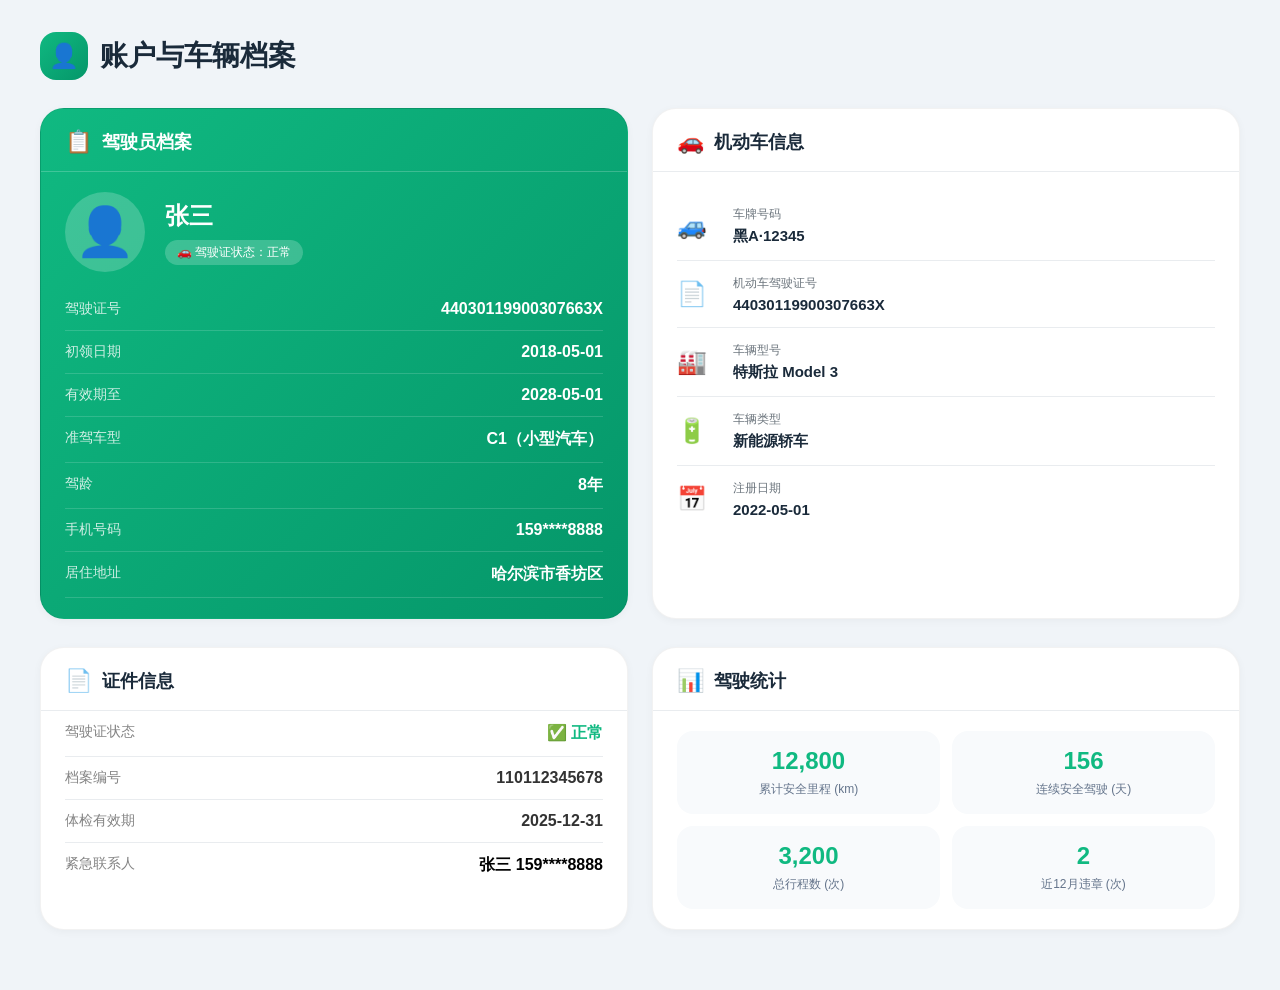
<file: driving-safety-system/personal_file.html>
<!DOCTYPE html>
<html lang="zh-CN">
<head>
    <meta charset="UTF-8">
    <meta name="viewport" content="width=device-width, initial-scale=1.0">
    <title>账户与车辆档案</title>
    <style>
        * {
            margin: 0;
            padding: 0;
            box-sizing: border-box;
        }

        body {
            font-family: 'Inter', 'Microsoft YaHei', 'PingFang SC', 'Helvetica Neue', Arial, sans-serif;
            background: #f0f4f8;
            min-height: 100vh;
            padding: 32px 40px;
        }

        /* 主容器 */
        .dashboard-container {
            max-width: 1400px;
            margin: 0 auto;
        }

        /* 页面标题 */
        .page-header {
            margin-bottom: 28px;
        }

        .page-header h1 {
            font-size: 28px;
            font-weight: 700;
            color: #1a2a3a;
            display: flex;
            align-items: center;
            gap: 12px;
        }

        .page-header h1 span {
            background: linear-gradient(135deg, #10b981, #059669);
            width: 48px;
            height: 48px;
            border-radius: 16px;
            display: inline-flex;
            align-items: center;
            justify-content: center;
            font-size: 24px;
        }

        .page-header p {
            color: #6c757d;
            font-size: 14px;
            margin-top: 8px;
            margin-left: 60px;
        }

        /* 卡片通用样式 */
        .card {
            background: white;
            border-radius: 24px;
            box-shadow: 0 2px 8px rgba(0, 0, 0, 0.04);
            border: 1px solid rgba(0, 0, 0, 0.05);
            overflow: hidden;
            margin-bottom: 28px;
        }

        .card-header {
            padding: 20px 24px 16px;
            border-bottom: 1px solid #e9ecef;
        }

        .card-header h2 {
            font-size: 18px;
            font-weight: 700;
            color: #1a2a3a;
            display: flex;
            align-items: center;
            gap: 10px;
        }

        .card-header h2 span {
            font-size: 22px;
        }

        .card-header p {
            font-size: 13px;
            color: #6c757d;
            margin-top: 6px;
        }

        /* 两列布局 */
        .grid-2cols {
            display: grid;
            grid-template-columns: 1fr 1fr;
            gap: 24px;
        }

        /* 驾驶员档案卡片 */
        .profile-card {
            background: linear-gradient(135deg, #10b981 0%, #059669 100%);
            color: white;
        }

        .profile-card .card-header {
            border-bottom-color: rgba(255, 255, 255, 0.2);
        }

        .profile-card .card-header h2 {
            color: white;
        }

        .profile-card .card-header p {
            color: rgba(255, 255, 255, 0.8);
        }

        .driver-header {
            display: flex;
            align-items: center;
            gap: 20px;
            padding: 20px 24px 16px;
        }

        .simple-avatar {
            width: 80px;
            height: 80px;
            background: rgba(255, 255, 255, 0.2);
            border-radius: 50%;
            display: flex;
            align-items: center;
            justify-content: center;
            font-size: 48px;
            color: white;
        }

        .driver-name {
            font-size: 24px;
            font-weight: 700;
            margin-bottom: 8px;
        }

        .driver-badge {
            display: inline-block;
            background: rgba(255, 255, 255, 0.2);
            padding: 4px 12px;
            border-radius: 20px;
            font-size: 12px;
        }

        /* 信息行 */
        .info-section {
            padding: 0 24px 20px;
        }

        .info-row {
            display: flex;
            justify-content: space-between;
            padding: 12px 0;
            border-bottom: 1px solid rgba(255, 255, 255, 0.15);
        }

        .info-label {
            font-size: 14px;
            opacity: 0.8;
        }

        .info-value {
            font-weight: 600;
        }

        /* 车辆信息卡片 */
        .vehicle-card {
            background: white;
        }

        .vehicle-info {
            padding: 20px 24px;
        }

        .vehicle-row {
            display: flex;
            align-items: center;
            gap: 16px;
            padding: 14px 0;
            border-bottom: 1px solid #e9ecef;
        }

        .vehicle-row:last-child {
            border-bottom: none;
        }

        .vehicle-icon {
            width: 40px;
            font-size: 24px;
        }

        .vehicle-content {
            flex: 1;
        }

        .vehicle-label {
            font-size: 12px;
            color: #6c757d;
            margin-bottom: 4px;
        }

        .vehicle-value {
            font-size: 15px;
            font-weight: 600;
            color: #1a2a3a;
        }

        /* 证件信息卡片 */
        .license-card {
            background: white;
        }

        /* 统计卡片 - 用于展示简单数据 */
        .stats-mini-grid {
            display: grid;
            grid-template-columns: repeat(2, 1fr);
            gap: 12px;
            padding: 20px 24px;
        }

        .stat-mini-card {
            background: #f8fafc;
            border-radius: 16px;
            padding: 16px;
            text-align: center;
        }

        .stat-mini-value {
            font-size: 24px;
            font-weight: 800;
            color: #10b981;
        }

        .stat-mini-label {
            font-size: 12px;
            color: #64748b;
            margin-top: 6px;
        }

        /* 响应式 */
        @media (max-width: 1024px) {
            body { padding: 20px; }
            .grid-2cols { grid-template-columns: 1fr; }
        }
    </style>
</head>
<body>
    <div class="dashboard-container">
        <!-- 页面标题 -->
        <div class="page-header">
            <h1>
                <span>👤</span>
                账户与车辆档案
            </h1>
            
        </div>

        <!-- 两列布局 -->
        <div class="grid-2cols">
            <!-- 左侧：驾驶员档案 -->
            <div class="card profile-card">
                <div class="card-header">
                    <h2>
                        <span>📋</span>
                        驾驶员档案
                    </h2>
                    
                </div>
                <div class="driver-header">
                    <div class="simple-avatar">👤</div>
                    <div>
                        <div class="driver-name">张三</div>
                        <span class="driver-badge">🚗 驾驶证状态：正常</span>
                    </div>
                </div>
                <div class="info-section">
                    <div class="info-row">
                        <span class="info-label">驾驶证号</span>
                        <span class="info-value">44030119900307663X</span>
                    </div>
                    <div class="info-row">
                        <span class="info-label">初领日期</span>
                        <span class="info-value">2018-05-01</span>
                    </div>
                    <div class="info-row">
                        <span class="info-label">有效期至</span>
                        <span class="info-value">2028-05-01</span>
                    </div>
                    <div class="info-row">
                        <span class="info-label">准驾车型</span>
                        <span class="info-value">C1（小型汽车）</span>
                    </div>
                    <div class="info-row">
                        <span class="info-label">驾龄</span>
                        <span class="info-value">8年</span>
                    </div>
                    <div class="info-row">
                        <span class="info-label">手机号码</span>
                        <span class="info-value">159****8888</span>
                    </div>
                    <div class="info-row">
                        <span class="info-label">居住地址</span>
                        <span class="info-value">哈尔滨市香坊区</span>
                    </div>
                </div>
            </div>

            <!-- 右侧：车辆信息 -->
            <div class="card vehicle-card">
                <div class="card-header">
                    <h2>
                        <span>🚗</span>
                        机动车信息
                    </h2>
                    
                </div>
                <div class="vehicle-info">
                    <div class="vehicle-row">
                        <div class="vehicle-icon">🚙</div>
                        <div class="vehicle-content">
                            <div class="vehicle-label">车牌号码</div>
                            <div class="vehicle-value">黑A·12345</div>
                        </div>
                    </div>
                    <div class="vehicle-row">
                        <div class="vehicle-icon">📄</div>
                        <div class="vehicle-content">
                            <div class="vehicle-label">机动车驾驶证号</div>
                            <div class="vehicle-value">44030119900307663X</div>
                        </div>
                    </div>
                    <div class="vehicle-row">
                        <div class="vehicle-icon">🏭</div>
                        <div class="vehicle-content">
                            <div class="vehicle-label">车辆型号</div>
                            <div class="vehicle-value">特斯拉 Model 3</div>
                        </div>
                    </div>
                    <div class="vehicle-row">
                        <div class="vehicle-icon">🔋</div>
                        <div class="vehicle-content">
                            <div class="vehicle-label">车辆类型</div>
                            <div class="vehicle-value">新能源轿车</div>
                        </div>
                    </div>
                    <div class="vehicle-row">
                        <div class="vehicle-icon">📅</div>
                        <div class="vehicle-content">
                            <div class="vehicle-label">注册日期</div>
                            <div class="vehicle-value">2022-05-01</div>
                        </div>
                    </div>
                </div>
            </div>
        </div>

        <!-- 第二行：证件信息与驾驶统计 -->
        <div class="grid-2cols">
            <!-- 证件信息卡片 -->
            <div class="card license-card">
                <div class="card-header">
                    <h2>
                        <span>📄</span>
                        证件信息
                    </h2>
                    
                </div>
                <div class="info-section" style="padding: 0 24px 20px;">
                    <div class="info-row" style="border-bottom-color: #e9ecef; color: #333;">
                        <span class="info-label" style="color: #666;">驾驶证状态</span>
                        <span class="info-value" style="color: #10b981;">✅ 正常</span>
                    </div>
                    <div class="info-row" style="border-bottom-color: #e9ecef; color: #333;">
                        <span class="info-label" style="color: #666;">档案编号</span>
                        <span class="info-value">110112345678</span>
                    </div>
                    <div class="info-row" style="border-bottom-color: #e9ecef; color: #333;">
                        <span class="info-label" style="color: #666;">体检有效期</span>
                        <span class="info-value">2025-12-31</span>
                    </div>
                    <div class="info-row" style="border-bottom: none;">
                        <span class="info-label" style="color: #666;">紧急联系人</span>
                        <span class="info-value">张三 159****8888</span>
                    </div>
                </div>
            </div>

            <!-- 驾驶统计卡片 -->
            <div class="card license-card">
                <div class="card-header">
                    <h2>
                        <span>📊</span>
                        驾驶统计
                    </h2>
                    
                </div>
                <div class="stats-mini-grid">
                    <div class="stat-mini-card">
                        <div class="stat-mini-value">12,800</div>
                        <div class="stat-mini-label">累计安全里程 (km)</div>
                    </div>
                    <div class="stat-mini-card">
                        <div class="stat-mini-value">156</div>
                        <div class="stat-mini-label">连续安全驾驶 (天)</div>
                    </div>
                    <div class="stat-mini-card">
                        <div class="stat-mini-value">3,200</div>
                        <div class="stat-mini-label">总行程数 (次)</div>
                    </div>
                    <div class="stat-mini-card">
                        <div class="stat-mini-value">2</div>
                        <div class="stat-mini-label">近12月违章 (次)</div>
                    </div>
                </div>
            </div>
        </div>
    </div>
</body>
</html>
</file>
<file: assets/css/noscript.css>
/*
	Phantom by HTML5 UP
	html5up.net | @ajlkn
	Free for personal and commercial use under the CCA 3.0 license (html5up.net/license)
*/

/* Tiles */

	body.is-preload .tiles article {
		-moz-transform: none;
		-webkit-transform: none;
		-ms-transform: none;
		transform: none;
		opacity: 1;
	}
</file>
<file: driving-safety-system/assets/css/noscript.css>
/*
	Phantom by HTML5 UP
	html5up.net | @ajlkn
	Free for personal and commercial use under the CCA 3.0 license (html5up.net/license)
*/

/* Tiles */

	body.is-preload .tiles article {
		-moz-transform: none;
		-webkit-transform: none;
		-ms-transform: none;
		transform: none;
		opacity: 1;
	}
</file>
<file: assets/css/main.css>
@import url(fontawesome-all.min.css);
@import url("https://fonts.googleapis.com/css?family=Source+Sans+Pro:300,700,900");

/*
	Phantom by HTML5 UP
	html5up.net | @ajlkn
	Free for personal and commercial use under the CCA 3.0 license (html5up.net/license)
*/

html, body, div, span, applet, object,
iframe, h1, h2, h3, h4, h5, h6, p, blockquote,
pre, a, abbr, acronym, address, big, cite,
code, del, dfn, em, img, ins, kbd, q, s, samp,
small, strike, strong, sub, sup, tt, var, b,
u, i, center, dl, dt, dd, ol, ul, li, fieldset,
form, label, legend, table, caption, tbody,
tfoot, thead, tr, th, td, article, aside,
canvas, details, embed, figure, figcaption,
footer, header, hgroup, menu, nav, output, ruby,
section, summary, time, mark, audio, video {
	margin: 0;
	padding: 0;
	border: 0;
	font-size: 100%;
	font: inherit;
	vertical-align: baseline;}

article, aside, details, figcaption, figure,
footer, header, hgroup, menu, nav, section {
	display: block;}

body {
	line-height: 1;
}

ol, ul {
	list-style: none;
}

blockquote, q {
	quotes: none;
}

	blockquote:before, blockquote:after, q:before, q:after {
		content: '';
		content: none;
	}

table {
	border-collapse: collapse;
	border-spacing: 0;
}

body {
	-webkit-text-size-adjust: none;
}

mark {
	background-color: transparent;
	color: inherit;
}

input::-moz-focus-inner {
	border: 0;
	padding: 0;
}

input, select, textarea {
	-moz-appearance: none;
	-webkit-appearance: none;
	-ms-appearance: none;
	appearance: none;
}

/* Basic */

	@-ms-viewport {
		width: device-width;
	}

	body {
		-ms-overflow-style: scrollbar;
	}

	@media screen and (max-width: 480px) {

		html, body {
			min-width: 320px;
		}

	}

	html {
		box-sizing: border-box;
	}

	*, *:before, *:after {
		box-sizing: inherit;
	}

	body {
		background: #ffffff;
	}

		body.is-preload *, body.is-preload *:before, body.is-preload *:after {
			-moz-animation: none !important;
			-webkit-animation: none !important;
			-ms-animation: none !important;
			animation: none !important;
			-moz-transition: none !important;
			-webkit-transition: none !important;
			-ms-transition: none !important;
			transition: none !important;
		}

/* Type */

	body, input, select, textarea {
		color: #585858;
		font-family: "Source Sans Pro", Helvetica, sans-serif;
		font-size: 16pt;
		font-weight: 300;
		line-height: 1.75;
	}

		@media screen and (max-width: 1680px) {

			body, input, select, textarea {
				font-size: 14pt;
			}

		}

		@media screen and (max-width: 1280px) {

			body, input, select, textarea {
				font-size: 12pt;
			}

		}

	a {
		-moz-transition: border-bottom-color 0.2s ease, color 0.2s ease;
		-webkit-transition: border-bottom-color 0.2s ease, color 0.2s ease;
		-ms-transition: border-bottom-color 0.2s ease, color 0.2s ease;
		transition: border-bottom-color 0.2s ease, color 0.2s ease;
		text-decoration: none;
		color: #585858;
		border-bottom: dotted 1px rgba(88, 88, 88, 0.5);
	}

		a:hover {
			border-bottom-color: transparent;
			color: #f2849e !important;
		}

	strong, b {
		font-weight: 900;
	}

	em, i {
		font-style: italic;
	}

	p {
		margin: 0 0 2em 0;
	}

	h1 {
		font-size: 2.75em;
		font-weight: 700;
		line-height: 1.3;
		margin: 0 0 1em 0;
		letter-spacing: -0.035em;
	}

		h1 a {
			color: inherit;
		}

		@media screen and (max-width: 736px) {

			h1 {
				font-size: 2em;
				margin: 0 0 1em 0;
			}

		}

		@media screen and (max-width: 360px) {

			h1 {
				font-size: 1.75em;
			}

		}

	h2, h3, h4, h5, h6 {
		font-weight: 900;
		line-height: 1.5;
		margin: 0 0 2em 0;
		text-transform: uppercase;
		letter-spacing: 0.35em;
	}

		h2 a, h3 a, h4 a, h5 a, h6 a {
			color: inherit;
		}

	h2 {
		font-size: 1.1em;
	}

	h3 {
		font-size: 1em;
	}

	h4 {
		font-size: 0.8em;
	}

	h5 {
		font-size: 0.8em;
	}

	h6 {
		font-size: 0.8em;
	}

	@media screen and (max-width: 980px) {

		h1 br, h2 br, h3 br, h4 br, h5 br, h6 br {
			display: none;
		}

	}

	@media screen and (max-width: 736px) {

		h2 {
			font-size: 1em;
		}

		h3 {
			font-size: 0.8em;
		}

	}

	sub {
		font-size: 0.8em;
		position: relative;
		top: 0.5em;
	}

	sup {
		font-size: 0.8em;
		position: relative;
		top: -0.5em;
	}

	blockquote {
		border-left: solid 4px #c9c9c9;
		font-style: italic;
		margin: 0 0 2em 0;
		padding: 0.5em 0 0.5em 2em;
	}

	code {
		background: rgba(144, 144, 144, 0.075);
		border-radius: 4px;
		border: solid 1px #c9c9c9;
		font-family: "Courier New", monospace;
		font-size: 0.9em;
		margin: 0 0.25em;
		padding: 0.25em 0.65em;
	}

	pre {
		-webkit-overflow-scrolling: touch;
		font-family: "Courier New", monospace;
		font-size: 0.9em;
		margin: 0 0 2em 0;
	}

		pre code {
			display: block;
			line-height: 1.75;
			padding: 1em 1.5em;
			overflow-x: auto;
		}

	hr {
		border: 0;
		border-bottom: solid 1px #c9c9c9;
		margin: 2em 0;
	}

		hr.major {
			margin: 3em 0;
		}

	.align-left {
		text-align: left;
	}

	.align-center {
		text-align: center;
	}

	.align-right {
		text-align: right;
	}

/* Row */

	.row {
		display: flex;
		flex-wrap: wrap;
		box-sizing: border-box;
		align-items: stretch;
	}

		.row > * {
			box-sizing: border-box;
		}

		.row.gtr-uniform > * > :last-child {
			margin-bottom: 0;
		}

		.row.aln-left {
			justify-content: flex-start;
		}

		.row.aln-center {
			justify-content: center;
		}

		.row.aln-right {
			justify-content: flex-end;
		}

		.row.aln-top {
			align-items: flex-start;
		}

		.row.aln-middle {
			align-items: center;
		}

		.row.aln-bottom {
			align-items: flex-end;
		}

		.row > .imp {
			order: -1;
		}

		.row > .col-1 {
			width: 8.33333%;
		}

		.row > .off-1 {
			margin-left: 8.33333%;
		}

		.row > .col-2 {
			width: 16.66667%;
		}

		.row > .off-2 {
			margin-left: 16.66667%;
		}

		.row > .col-3 {
			width: 25%;
		}

		.row > .off-3 {
			margin-left: 25%;
		}

		.row > .col-4 {
			width: 33.33333%;
		}

		.row > .off-4 {
			margin-left: 33.33333%;
		}

		.row > .col-5 {
			width: 41.66667%;
		}

		.row > .off-5 {
			margin-left: 41.66667%;
		}

		.row > .col-6 {
			width: 50%;
		}

		.row > .off-6 {
			margin-left: 50%;
		}

		.row > .col-7 {
			width: 58.33333%;
		}

		.row > .off-7 {
			margin-left: 58.33333%;
		}

		.row > .col-8 {
			width: 66.66667%;
		}

		.row > .off-8 {
			margin-left: 66.66667%;
		}

		.row > .col-9 {
			width: 75%;
		}

		.row > .off-9 {
			margin-left: 75%;
		}

		.row > .col-10 {
			width: 83.33333%;
		}

		.row > .off-10 {
			margin-left: 83.33333%;
		}

		.row > .col-11 {
			width: 91.66667%;
		}

		.row > .off-11 {
			margin-left: 91.66667%;
		}

		.row > .col-12 {
			width: 100%;
		}

		.row > .off-12 {
			margin-left: 100%;
		}

		.row.gtr-0 {
			margin-top: 0;
			margin-left: 0em;
		}

			.row.gtr-0 > * {
				padding: 0 0 0 0em;
			}

			.row.gtr-0.gtr-uniform {
				margin-top: 0em;
			}

				.row.gtr-0.gtr-uniform > * {
					padding-top: 0em;
				}

		.row.gtr-25 {
			margin-top: 0;
			margin-left: -0.5em;
		}

			.row.gtr-25 > * {
				padding: 0 0 0 0.5em;
			}

			.row.gtr-25.gtr-uniform {
				margin-top: -0.5em;
			}

				.row.gtr-25.gtr-uniform > * {
					padding-top: 0.5em;
				}

		.row.gtr-50 {
			margin-top: 0;
			margin-left: -1em;
		}

			.row.gtr-50 > * {
				padding: 0 0 0 1em;
			}

			.row.gtr-50.gtr-uniform {
				margin-top: -1em;
			}

				.row.gtr-50.gtr-uniform > * {
					padding-top: 1em;
				}

		.row {
			margin-top: 0;
			margin-left: -2em;
		}

			.row > * {
				padding: 0 0 0 2em;
			}

			.row.gtr-uniform {
				margin-top: -2em;
			}

				.row.gtr-uniform > * {
					padding-top: 2em;
				}

		.row.gtr-150 {
			margin-top: 0;
			margin-left: -3em;
		}

			.row.gtr-150 > * {
				padding: 0 0 0 3em;
			}

			.row.gtr-150.gtr-uniform {
				margin-top: -3em;
			}

				.row.gtr-150.gtr-uniform > * {
					padding-top: 3em;
				}

		.row.gtr-200 {
			margin-top: 0;
			margin-left: -4em;
		}

			.row.gtr-200 > * {
				padding: 0 0 0 4em;
			}

			.row.gtr-200.gtr-uniform {
				margin-top: -4em;
			}

				.row.gtr-200.gtr-uniform > * {
					padding-top: 4em;
				}

		@media screen and (max-width: 1680px) {

			.row {
				display: flex;
				flex-wrap: wrap;
				box-sizing: border-box;
				align-items: stretch;
			}

				.row > * {
					box-sizing: border-box;
				}

				.row.gtr-uniform > * > :last-child {
					margin-bottom: 0;
				}

				.row.aln-left {
					justify-content: flex-start;
				}

				.row.aln-center {
					justify-content: center;
				}

				.row.aln-right {
					justify-content: flex-end;
				}

				.row.aln-top {
					align-items: flex-start;
				}

				.row.aln-middle {
					align-items: center;
				}

				.row.aln-bottom {
					align-items: flex-end;
				}

				.row > .imp-xlarge {
					order: -1;
				}

				.row > .col-1-xlarge {
					width: 8.33333%;
				}

				.row > .off-1-xlarge {
					margin-left: 8.33333%;
				}

				.row > .col-2-xlarge {
					width: 16.66667%;
				}

				.row > .off-2-xlarge {
					margin-left: 16.66667%;
				}

				.row > .col-3-xlarge {
					width: 25%;
				}

				.row > .off-3-xlarge {
					margin-left: 25%;
				}

				.row > .col-4-xlarge {
					width: 33.33333%;
				}

				.row > .off-4-xlarge {
					margin-left: 33.33333%;
				}

				.row > .col-5-xlarge {
					width: 41.66667%;
				}

				.row > .off-5-xlarge {
					margin-left: 41.66667%;
				}

				.row > .col-6-xlarge {
					width: 50%;
				}

				.row > .off-6-xlarge {
					margin-left: 50%;
				}

				.row > .col-7-xlarge {
					width: 58.33333%;
				}

				.row > .off-7-xlarge {
					margin-left: 58.33333%;
				}

				.row > .col-8-xlarge {
					width: 66.66667%;
				}

				.row > .off-8-xlarge {
					margin-left: 66.66667%;
				}

				.row > .col-9-xlarge {
					width: 75%;
				}

				.row > .off-9-xlarge {
					margin-left: 75%;
				}

				.row > .col-10-xlarge {
					width: 83.33333%;
				}

				.row > .off-10-xlarge {
					margin-left: 83.33333%;
				}

				.row > .col-11-xlarge {
					width: 91.66667%;
				}

				.row > .off-11-xlarge {
					margin-left: 91.66667%;
				}

				.row > .col-12-xlarge {
					width: 100%;
				}

				.row > .off-12-xlarge {
					margin-left: 100%;
				}

				.row.gtr-0 {
					margin-top: 0;
					margin-left: 0em;
				}

					.row.gtr-0 > * {
						padding: 0 0 0 0em;
					}

					.row.gtr-0.gtr-uniform {
						margin-top: 0em;
					}

						.row.gtr-0.gtr-uniform > * {
							padding-top: 0em;
						}

				.row.gtr-25 {
					margin-top: 0;
					margin-left: -0.5em;
				}

					.row.gtr-25 > * {
						padding: 0 0 0 0.5em;
					}

					.row.gtr-25.gtr-uniform {
						margin-top: -0.5em;
					}

						.row.gtr-25.gtr-uniform > * {
							padding-top: 0.5em;
						}

				.row.gtr-50 {
					margin-top: 0;
					margin-left: -1em;
				}

					.row.gtr-50 > * {
						padding: 0 0 0 1em;
					}

					.row.gtr-50.gtr-uniform {
						margin-top: -1em;
					}

						.row.gtr-50.gtr-uniform > * {
							padding-top: 1em;
						}

				.row {
					margin-top: 0;
					margin-left: -2em;
				}

					.row > * {
						padding: 0 0 0 2em;
					}

					.row.gtr-uniform {
						margin-top: -2em;
					}

						.row.gtr-uniform > * {
							padding-top: 2em;
						}

				.row.gtr-150 {
					margin-top: 0;
					margin-left: -3em;
				}

					.row.gtr-150 > * {
						padding: 0 0 0 3em;
					}

					.row.gtr-150.gtr-uniform {
						margin-top: -3em;
					}

						.row.gtr-150.gtr-uniform > * {
							padding-top: 3em;
						}

				.row.gtr-200 {
					margin-top: 0;
					margin-left: -4em;
				}

					.row.gtr-200 > * {
						padding: 0 0 0 4em;
					}

					.row.gtr-200.gtr-uniform {
						margin-top: -4em;
					}

						.row.gtr-200.gtr-uniform > * {
							padding-top: 4em;
						}

		}

		@media screen and (max-width: 1280px) {

			.row {
				display: flex;
				flex-wrap: wrap;
				box-sizing: border-box;
				align-items: stretch;
			}

				.row > * {
					box-sizing: border-box;
				}

				.row.gtr-uniform > * > :last-child {
					margin-bottom: 0;
				}

				.row.aln-left {
					justify-content: flex-start;
				}

				.row.aln-center {
					justify-content: center;
				}

				.row.aln-right {
					justify-content: flex-end;
				}

				.row.aln-top {
					align-items: flex-start;
				}

				.row.aln-middle {
					align-items: center;
				}

				.row.aln-bottom {
					align-items: flex-end;
				}

				.row > .imp-large {
					order: -1;
				}

				.row > .col-1-large {
					width: 8.33333%;
				}

				.row > .off-1-large {
					margin-left: 8.33333%;
				}

				.row > .col-2-large {
					width: 16.66667%;
				}

				.row > .off-2-large {
					margin-left: 16.66667%;
				}

				.row > .col-3-large {
					width: 25%;
				}

				.row > .off-3-large {
					margin-left: 25%;
				}

				.row > .col-4-large {
					width: 33.33333%;
				}

				.row > .off-4-large {
					margin-left: 33.33333%;
				}

				.row > .col-5-large {
					width: 41.66667%;
				}

				.row > .off-5-large {
					margin-left: 41.66667%;
				}

				.row > .col-6-large {
					width: 50%;
				}

				.row > .off-6-large {
					margin-left: 50%;
				}

				.row > .col-7-large {
					width: 58.33333%;
				}

				.row > .off-7-large {
					margin-left: 58.33333%;
				}

				.row > .col-8-large {
					width: 66.66667%;
				}

				.row > .off-8-large {
					margin-left: 66.66667%;
				}

				.row > .col-9-large {
					width: 75%;
				}

				.row > .off-9-large {
					margin-left: 75%;
				}

				.row > .col-10-large {
					width: 83.33333%;
				}

				.row > .off-10-large {
					margin-left: 83.33333%;
				}

				.row > .col-11-large {
					width: 91.66667%;
				}

				.row > .off-11-large {
					margin-left: 91.66667%;
				}

				.row > .col-12-large {
					width: 100%;
				}

				.row > .off-12-large {
					margin-left: 100%;
				}

				.row.gtr-0 {
					margin-top: 0;
					margin-left: 0em;
				}

					.row.gtr-0 > * {
						padding: 0 0 0 0em;
					}

					.row.gtr-0.gtr-uniform {
						margin-top: 0em;
					}

						.row.gtr-0.gtr-uniform > * {
							padding-top: 0em;
						}

				.row.gtr-25 {
					margin-top: 0;
					margin-left: -0.5em;
				}

					.row.gtr-25 > * {
						padding: 0 0 0 0.5em;
					}

					.row.gtr-25.gtr-uniform {
						margin-top: -0.5em;
					}

						.row.gtr-25.gtr-uniform > * {
							padding-top: 0.5em;
						}

				.row.gtr-50 {
					margin-top: 0;
					margin-left: -1em;
				}

					.row.gtr-50 > * {
						padding: 0 0 0 1em;
					}

					.row.gtr-50.gtr-uniform {
						margin-top: -1em;
					}

						.row.gtr-50.gtr-uniform > * {
							padding-top: 1em;
						}

				.row {
					margin-top: 0;
					margin-left: -2em;
				}

					.row > * {
						padding: 0 0 0 2em;
					}

					.row.gtr-uniform {
						margin-top: -2em;
					}

						.row.gtr-uniform > * {
							padding-top: 2em;
						}

				.row.gtr-150 {
					margin-top: 0;
					margin-left: -3em;
				}

					.row.gtr-150 > * {
						padding: 0 0 0 3em;
					}

					.row.gtr-150.gtr-uniform {
						margin-top: -3em;
					}

						.row.gtr-150.gtr-uniform > * {
							padding-top: 3em;
						}

				.row.gtr-200 {
					margin-top: 0;
					margin-left: -4em;
				}

					.row.gtr-200 > * {
						padding: 0 0 0 4em;
					}

					.row.gtr-200.gtr-uniform {
						margin-top: -4em;
					}

						.row.gtr-200.gtr-uniform > * {
							padding-top: 4em;
						}

		}

		@media screen and (max-width: 980px) {

			.row {
				display: flex;
				flex-wrap: wrap;
				box-sizing: border-box;
				align-items: stretch;
			}

				.row > * {
					box-sizing: border-box;
				}

				.row.gtr-uniform > * > :last-child {
					margin-bottom: 0;
				}

				.row.aln-left {
					justify-content: flex-start;
				}

				.row.aln-center {
					justify-content: center;
				}

				.row.aln-right {
					justify-content: flex-end;
				}

				.row.aln-top {
					align-items: flex-start;
				}

				.row.aln-middle {
					align-items: center;
				}

				.row.aln-bottom {
					align-items: flex-end;
				}

				.row > .imp-medium {
					order: -1;
				}

				.row > .col-1-medium {
					width: 8.33333%;
				}

				.row > .off-1-medium {
					margin-left: 8.33333%;
				}

				.row > .col-2-medium {
					width: 16.66667%;
				}

				.row > .off-2-medium {
					margin-left: 16.66667%;
				}

				.row > .col-3-medium {
					width: 25%;
				}

				.row > .off-3-medium {
					margin-left: 25%;
				}

				.row > .col-4-medium {
					width: 33.33333%;
				}

				.row > .off-4-medium {
					margin-left: 33.33333%;
				}

				.row > .col-5-medium {
					width: 41.66667%;
				}

				.row > .off-5-medium {
					margin-left: 41.66667%;
				}

				.row > .col-6-medium {
					width: 50%;
				}

				.row > .off-6-medium {
					margin-left: 50%;
				}

				.row > .col-7-medium {
					width: 58.33333%;
				}

				.row > .off-7-medium {
					margin-left: 58.33333%;
				}

				.row > .col-8-medium {
					width: 66.66667%;
				}

				.row > .off-8-medium {
					margin-left: 66.66667%;
				}

				.row > .col-9-medium {
					width: 75%;
				}

				.row > .off-9-medium {
					margin-left: 75%;
				}

				.row > .col-10-medium {
					width: 83.33333%;
				}

				.row > .off-10-medium {
					margin-left: 83.33333%;
				}

				.row > .col-11-medium {
					width: 91.66667%;
				}

				.row > .off-11-medium {
					margin-left: 91.66667%;
				}

				.row > .col-12-medium {
					width: 100%;
				}

				.row > .off-12-medium {
					margin-left: 100%;
				}

				.row.gtr-0 {
					margin-top: 0;
					margin-left: 0em;
				}

					.row.gtr-0 > * {
						padding: 0 0 0 0em;
					}

					.row.gtr-0.gtr-uniform {
						margin-top: 0em;
					}

						.row.gtr-0.gtr-uniform > * {
							padding-top: 0em;
						}

				.row.gtr-25 {
					margin-top: 0;
					margin-left: -0.375em;
				}

					.row.gtr-25 > * {
						padding: 0 0 0 0.375em;
					}

					.row.gtr-25.gtr-uniform {
						margin-top: -0.375em;
					}

						.row.gtr-25.gtr-uniform > * {
							padding-top: 0.375em;
						}

				.row.gtr-50 {
					margin-top: 0;
					margin-left: -0.75em;
				}

					.row.gtr-50 > * {
						padding: 0 0 0 0.75em;
					}

					.row.gtr-50.gtr-uniform {
						margin-top: -0.75em;
					}

						.row.gtr-50.gtr-uniform > * {
							padding-top: 0.75em;
						}

				.row {
					margin-top: 0;
					margin-left: -1.5em;
				}

					.row > * {
						padding: 0 0 0 1.5em;
					}

					.row.gtr-uniform {
						margin-top: -1.5em;
					}

						.row.gtr-uniform > * {
							padding-top: 1.5em;
						}

				.row.gtr-150 {
					margin-top: 0;
					margin-left: -2.25em;
				}

					.row.gtr-150 > * {
						padding: 0 0 0 2.25em;
					}

					.row.gtr-150.gtr-uniform {
						margin-top: -2.25em;
					}

						.row.gtr-150.gtr-uniform > * {
							padding-top: 2.25em;
						}

				.row.gtr-200 {
					margin-top: 0;
					margin-left: -3em;
				}

					.row.gtr-200 > * {
						padding: 0 0 0 3em;
					}

					.row.gtr-200.gtr-uniform {
						margin-top: -3em;
					}

						.row.gtr-200.gtr-uniform > * {
							padding-top: 3em;
						}

		}

		@media screen and (max-width: 736px) {

			.row {
				display: flex;
				flex-wrap: wrap;
				box-sizing: border-box;
				align-items: stretch;
			}

				.row > * {
					box-sizing: border-box;
				}

				.row.gtr-uniform > * > :last-child {
					margin-bottom: 0;
				}

				.row.aln-left {
					justify-content: flex-start;
				}

				.row.aln-center {
					justify-content: center;
				}

				.row.aln-right {
					justify-content: flex-end;
				}

				.row.aln-top {
					align-items: flex-start;
				}

				.row.aln-middle {
					align-items: center;
				}

				.row.aln-bottom {
					align-items: flex-end;
				}

				.row > .imp-small {
					order: -1;
				}

				.row > .col-1-small {
					width: 8.33333%;
				}

				.row > .off-1-small {
					margin-left: 8.33333%;
				}

				.row > .col-2-small {
					width: 16.66667%;
				}

				.row > .off-2-small {
					margin-left: 16.66667%;
				}

				.row > .col-3-small {
					width: 25%;
				}

				.row > .off-3-small {
					margin-left: 25%;
				}

				.row > .col-4-small {
					width: 33.33333%;
				}

				.row > .off-4-small {
					margin-left: 33.33333%;
				}

				.row > .col-5-small {
					width: 41.66667%;
				}

				.row > .off-5-small {
					margin-left: 41.66667%;
				}

				.row > .col-6-small {
					width: 50%;
				}

				.row > .off-6-small {
					margin-left: 50%;
				}

				.row > .col-7-small {
					width: 58.33333%;
				}

				.row > .off-7-small {
					margin-left: 58.33333%;
				}

				.row > .col-8-small {
					width: 66.66667%;
				}

				.row > .off-8-small {
					margin-left: 66.66667%;
				}

				.row > .col-9-small {
					width: 75%;
				}

				.row > .off-9-small {
					margin-left: 75%;
				}

				.row > .col-10-small {
					width: 83.33333%;
				}

				.row > .off-10-small {
					margin-left: 83.33333%;
				}

				.row > .col-11-small {
					width: 91.66667%;
				}

				.row > .off-11-small {
					margin-left: 91.66667%;
				}

				.row > .col-12-small {
					width: 100%;
				}

				.row > .off-12-small {
					margin-left: 100%;
				}

				.row.gtr-0 {
					margin-top: 0;
					margin-left: 0em;
				}

					.row.gtr-0 > * {
						padding: 0 0 0 0em;
					}

					.row.gtr-0.gtr-uniform {
						margin-top: 0em;
					}

						.row.gtr-0.gtr-uniform > * {
							padding-top: 0em;
						}

				.row.gtr-25 {
					margin-top: 0;
					margin-left: -0.25em;
				}

					.row.gtr-25 > * {
						padding: 0 0 0 0.25em;
					}

					.row.gtr-25.gtr-uniform {
						margin-top: -0.25em;
					}

						.row.gtr-25.gtr-uniform > * {
							padding-top: 0.25em;
						}

				.row.gtr-50 {
					margin-top: 0;
					margin-left: -0.5em;
				}

					.row.gtr-50 > * {
						padding: 0 0 0 0.5em;
					}

					.row.gtr-50.gtr-uniform {
						margin-top: -0.5em;
					}

						.row.gtr-50.gtr-uniform > * {
							padding-top: 0.5em;
						}

				.row {
					margin-top: 0;
					margin-left: -1em;
				}

					.row > * {
						padding: 0 0 0 1em;
					}

					.row.gtr-uniform {
						margin-top: -1em;
					}

						.row.gtr-uniform > * {
							padding-top: 1em;
						}

				.row.gtr-150 {
					margin-top: 0;
					margin-left: -1.5em;
				}

					.row.gtr-150 > * {
						padding: 0 0 0 1.5em;
					}

					.row.gtr-150.gtr-uniform {
						margin-top: -1.5em;
					}

						.row.gtr-150.gtr-uniform > * {
							padding-top: 1.5em;
						}

				.row.gtr-200 {
					margin-top: 0;
					margin-left: -2em;
				}

					.row.gtr-200 > * {
						padding: 0 0 0 2em;
					}

					.row.gtr-200.gtr-uniform {
						margin-top: -2em;
					}

						.row.gtr-200.gtr-uniform > * {
							padding-top: 2em;
						}

		}

		@media screen and (max-width: 480px) {

			.row {
				display: flex;
				flex-wrap: wrap;
				box-sizing: border-box;
				align-items: stretch;
			}

				.row > * {
					box-sizing: border-box;
				}

				.row.gtr-uniform > * > :last-child {
					margin-bottom: 0;
				}

				.row.aln-left {
					justify-content: flex-start;
				}

				.row.aln-center {
					justify-content: center;
				}

				.row.aln-right {
					justify-content: flex-end;
				}

				.row.aln-top {
					align-items: flex-start;
				}

				.row.aln-middle {
					align-items: center;
				}

				.row.aln-bottom {
					align-items: flex-end;
				}

				.row > .imp-xsmall {
					order: -1;
				}

				.row > .col-1-xsmall {
					width: 8.33333%;
				}

				.row > .off-1-xsmall {
					margin-left: 8.33333%;
				}

				.row > .col-2-xsmall {
					width: 16.66667%;
				}

				.row > .off-2-xsmall {
					margin-left: 16.66667%;
				}

				.row > .col-3-xsmall {
					width: 25%;
				}

				.row > .off-3-xsmall {
					margin-left: 25%;
				}

				.row > .col-4-xsmall {
					width: 33.33333%;
				}

				.row > .off-4-xsmall {
					margin-left: 33.33333%;
				}

				.row > .col-5-xsmall {
					width: 41.66667%;
				}

				.row > .off-5-xsmall {
					margin-left: 41.66667%;
				}

				.row > .col-6-xsmall {
					width: 50%;
				}

				.row > .off-6-xsmall {
					margin-left: 50%;
				}

				.row > .col-7-xsmall {
					width: 58.33333%;
				}

				.row > .off-7-xsmall {
					margin-left: 58.33333%;
				}

				.row > .col-8-xsmall {
					width: 66.66667%;
				}

				.row > .off-8-xsmall {
					margin-left: 66.66667%;
				}

				.row > .col-9-xsmall {
					width: 75%;
				}

				.row > .off-9-xsmall {
					margin-left: 75%;
				}

				.row > .col-10-xsmall {
					width: 83.33333%;
				}

				.row > .off-10-xsmall {
					margin-left: 83.33333%;
				}

				.row > .col-11-xsmall {
					width: 91.66667%;
				}

				.row > .off-11-xsmall {
					margin-left: 91.66667%;
				}

				.row > .col-12-xsmall {
					width: 100%;
				}

				.row > .off-12-xsmall {
					margin-left: 100%;
				}

				.row.gtr-0 {
					margin-top: 0;
					margin-left: 0em;
				}

					.row.gtr-0 > * {
						padding: 0 0 0 0em;
					}

					.row.gtr-0.gtr-uniform {
						margin-top: 0em;
					}

						.row.gtr-0.gtr-uniform > * {
							padding-top: 0em;
						}

				.row.gtr-25 {
					margin-top: 0;
					margin-left: -0.25em;
				}

					.row.gtr-25 > * {
						padding: 0 0 0 0.25em;
					}

					.row.gtr-25.gtr-uniform {
						margin-top: -0.25em;
					}

						.row.gtr-25.gtr-uniform > * {
							padding-top: 0.25em;
						}

				.row.gtr-50 {
					margin-top: 0;
					margin-left: -0.5em;
				}

					.row.gtr-50 > * {
						padding: 0 0 0 0.5em;
					}

					.row.gtr-50.gtr-uniform {
						margin-top: -0.5em;
					}

						.row.gtr-50.gtr-uniform > * {
							padding-top: 0.5em;
						}

				.row {
					margin-top: 0;
					margin-left: -1em;
				}

					.row > * {
						padding: 0 0 0 1em;
					}

					.row.gtr-uniform {
						margin-top: -1em;
					}

						.row.gtr-uniform > * {
							padding-top: 1em;
						}

				.row.gtr-150 {
					margin-top: 0;
					margin-left: -1.5em;
				}

					.row.gtr-150 > * {
						padding: 0 0 0 1.5em;
					}

					.row.gtr-150.gtr-uniform {
						margin-top: -1.5em;
					}

						.row.gtr-150.gtr-uniform > * {
							padding-top: 1.5em;
						}

				.row.gtr-200 {
					margin-top: 0;
					margin-left: -2em;
				}

					.row.gtr-200 > * {
						padding: 0 0 0 2em;
					}

					.row.gtr-200.gtr-uniform {
						margin-top: -2em;
					}

						.row.gtr-200.gtr-uniform > * {
							padding-top: 2em;
						}

		}

/* Section/Article */

	section.special, article.special {
		text-align: center;
	}

	header p {
		margin-top: -1em;
	}

	@media screen and (max-width: 736px) {

		header p {
			margin-top: 0;
		}

	}

/* Icon */

	.icon {
		text-decoration: none;
		border-bottom: none;
		position: relative;
	}

		.icon:before {
			-moz-osx-font-smoothing: grayscale;
			-webkit-font-smoothing: antialiased;
			display: inline-block;
			font-style: normal;
			font-variant: normal;
			text-rendering: auto;
			line-height: 1;
			text-transform: none !important;
			font-family: 'Font Awesome 5 Free';
			font-weight: 400;
		}

		.icon > .label {
			display: none;
		}

		.icon:before {
			line-height: inherit;
		}

		.icon.solid:before {
			font-weight: 900;
		}

		.icon.brands:before {
			font-family: 'Font Awesome 5 Brands';
		}

		.icon.style2 {
			-moz-transition: background-color 0.2s ease-in-out, color 0.2s ease-in-out, border-color 0.2s ease-in-out;
			-webkit-transition: background-color 0.2s ease-in-out, color 0.2s ease-in-out, border-color 0.2s ease-in-out;
			-ms-transition: background-color 0.2s ease-in-out, color 0.2s ease-in-out, border-color 0.2s ease-in-out;
			transition: background-color 0.2s ease-in-out, color 0.2s ease-in-out, border-color 0.2s ease-in-out;
			background-color: transparent;
			border: solid 1px #c9c9c9;
			border-radius: 4px;
			width: 2.65em;
			height: 2.65em;
			display: inline-block;
			text-align: center;
			line-height: 2.65em;
			color: inherit;
		}

			.icon.style2:before {
				font-size: 1.1em;
			}

			.icon.style2:hover {
				color: #f2849e;
				border-color: #f2849e;
			}

			.icon.style2:active {
				background-color: rgba(242, 132, 158, 0.1);
			}

/* List */

	ol {
		list-style: decimal;
		margin: 0 0 2em 0;
		padding-left: 1.25em;
	}

		ol li {
			padding-left: 0.25em;
		}

	ul {
		list-style: disc;
		margin: 0 0 2em 0;
		padding-left: 1em;
	}

		ul li {
			padding-left: 0.5em;
		}

		ul.alt {
			list-style: none;
			padding-left: 0;
		}

			ul.alt li {
				border-top: solid 1px #c9c9c9;
				padding: 0.5em 0;
			}

				ul.alt li:first-child {
					border-top: 0;
					padding-top: 0;
				}

	dl {
		margin: 0 0 2em 0;
	}

		dl dt {
			display: block;
			font-weight: 900;
			margin: 0 0 1em 0;
		}

		dl dd {
			margin-left: 2em;
		}

/* Actions */

	ul.actions {
		display: -moz-flex;
		display: -webkit-flex;
		display: -ms-flex;
		display: flex;
		cursor: default;
		list-style: none;
		margin-left: -1em;
		padding-left: 0;
	}

		ul.actions li {
			padding: 0 0 0 1em;
			vertical-align: middle;
		}

		ul.actions.special {
			-moz-justify-content: center;
			-webkit-justify-content: center;
			-ms-justify-content: center;
			justify-content: center;
			width: 100%;
			margin-left: 0;
		}

			ul.actions.special li:first-child {
				padding-left: 0;
			}

		ul.actions.stacked {
			-moz-flex-direction: column;
			-webkit-flex-direction: column;
			-ms-flex-direction: column;
			flex-direction: column;
			margin-left: 0;
		}

			ul.actions.stacked li {
				padding: 1.3em 0 0 0;
			}

				ul.actions.stacked li:first-child {
					padding-top: 0;
				}

		ul.actions.fit {
			width: calc(100% + 1em);
		}

			ul.actions.fit li {
				-moz-flex-grow: 1;
				-webkit-flex-grow: 1;
				-ms-flex-grow: 1;
				flex-grow: 1;
				-moz-flex-shrink: 1;
				-webkit-flex-shrink: 1;
				-ms-flex-shrink: 1;
				flex-shrink: 1;
				width: 100%;
			}

				ul.actions.fit li > * {
					width: 100%;
				}

			ul.actions.fit.stacked {
				width: 100%;
			}

		@media screen and (max-width: 480px) {

			ul.actions:not(.fixed) {
				-moz-flex-direction: column;
				-webkit-flex-direction: column;
				-ms-flex-direction: column;
				flex-direction: column;
				margin-left: 0;
				width: 100% !important;
			}

				ul.actions:not(.fixed) li {
					-moz-flex-grow: 1;
					-webkit-flex-grow: 1;
					-ms-flex-grow: 1;
					flex-grow: 1;
					-moz-flex-shrink: 1;
					-webkit-flex-shrink: 1;
					-ms-flex-shrink: 1;
					flex-shrink: 1;
					padding: 1em 0 0 0;
					text-align: center;
					width: 100%;
				}

					ul.actions:not(.fixed) li > * {
						width: 100%;
					}

					ul.actions:not(.fixed) li:first-child {
						padding-top: 0;
					}

					ul.actions:not(.fixed) li input[type="submit"],
					ul.actions:not(.fixed) li input[type="reset"],
					ul.actions:not(.fixed) li input[type="button"],
					ul.actions:not(.fixed) li button,
					ul.actions:not(.fixed) li .button {
						width: 100%;
					}

						ul.actions:not(.fixed) li input[type="submit"].icon:before,
						ul.actions:not(.fixed) li input[type="reset"].icon:before,
						ul.actions:not(.fixed) li input[type="button"].icon:before,
						ul.actions:not(.fixed) li button.icon:before,
						ul.actions:not(.fixed) li .button.icon:before {
							margin-left: -0.5rem;
						}

		}

/* Icons */

	ul.icons {
		cursor: default;
		list-style: none;
		padding-left: 0;
		margin: -1em 0 2em -1em;
	}

		ul.icons li {
			display: inline-block;
			padding: 1em 0 0 1em;
		}

/* Form */

	form {
		margin: 0 0 2em 0;
		overflow-x: hidden;
	}

		form > :last-child {
			margin-bottom: 0;
		}

		form > .fields {
			display: -moz-flex;
			display: -webkit-flex;
			display: -ms-flex;
			display: flex;
			-moz-flex-wrap: wrap;
			-webkit-flex-wrap: wrap;
			-ms-flex-wrap: wrap;
			flex-wrap: wrap;
			width: calc(100% + 3em);
			margin: -1.5em 0 2em -1.5em;
		}

			form > .fields > .field {
				-moz-flex-grow: 0;
				-webkit-flex-grow: 0;
				-ms-flex-grow: 0;
				flex-grow: 0;
				-moz-flex-shrink: 0;
				-webkit-flex-shrink: 0;
				-ms-flex-shrink: 0;
				flex-shrink: 0;
				padding: 1.5em 0 0 1.5em;
				width: calc(100% - 1.5em);
			}

				form > .fields > .field.half {
					width: calc(50% - 0.75em);
				}

				form > .fields > .field.third {
					width: calc(100%/3 - 0.5em);
				}

				form > .fields > .field.quarter {
					width: calc(25% - 0.375em);
				}

		@media screen and (max-width: 480px) {

			form > .fields {
				width: calc(100% + 3em);
				margin: -1.5em 0 2em -1.5em;
			}

				form > .fields > .field {
					padding: 1.5em 0 0 1.5em;
					width: calc(100% - 1.5em);
				}

					form > .fields > .field.half {
						width: calc(100% - 1.5em);
					}

					form > .fields > .field.third {
						width: calc(100% - 1.5em);
					}

					form > .fields > .field.quarter {
						width: calc(100% - 1.5em);
					}

		}

	label {
		display: block;
		font-size: 0.9em;
		font-weight: 900;
		margin: 0 0 1em 0;
	}

	input[type="text"],
	input[type="password"],
	input[type="email"],
	input[type="tel"],
	select,
	textarea {
		-moz-appearance: none;
		-webkit-appearance: none;
		-ms-appearance: none;
		appearance: none;
		background-color: transparent;
		border: none;
		border-radius: 0;
		border-bottom: solid 1px #c9c9c9;
		color: inherit;
		display: block;
		outline: 0;
		padding: 0;
		text-decoration: none;
		width: 100%;
	}

		input[type="text"]:invalid,
		input[type="password"]:invalid,
		input[type="email"]:invalid,
		input[type="tel"]:invalid,
		select:invalid,
		textarea:invalid {
			box-shadow: none;
		}

		input[type="text"]:focus,
		input[type="password"]:focus,
		input[type="email"]:focus,
		input[type="tel"]:focus,
		select:focus,
		textarea:focus {
			border-bottom-color: #f2849e;
			box-shadow: inset 0 -1px 0 0 #f2849e;
		}

	select {
		background-image: url("data:image/svg+xml;charset=utf8,%3Csvg xmlns='http://www.w3.org/2000/svg' width='40' height='40' preserveAspectRatio='none' viewBox='0 0 40 40'%3E%3Cpath d='M9.4,12.3l10.4,10.4l10.4-10.4c0.2-0.2,0.5-0.4,0.9-0.4c0.3,0,0.6,0.1,0.9,0.4l3.3,3.3c0.2,0.2,0.4,0.5,0.4,0.9 c0,0.4-0.1,0.6-0.4,0.9L20.7,31.9c-0.2,0.2-0.5,0.4-0.9,0.4c-0.3,0-0.6-0.1-0.9-0.4L4.3,17.3c-0.2-0.2-0.4-0.5-0.4-0.9 c0-0.4,0.1-0.6,0.4-0.9l3.3-3.3c0.2-0.2,0.5-0.4,0.9-0.4S9.1,12.1,9.4,12.3z' fill='%23c9c9c9' /%3E%3C/svg%3E");
		background-size: 1.25rem;
		background-repeat: no-repeat;
		background-position: calc(100% - 1rem) center;
		height: 3em;
		padding-right: 3em;
		text-overflow: ellipsis;
	}

		select option {
			background: #ffffff;
		}

		select:focus::-ms-value {
			background-color: transparent;
		}

		select::-ms-expand {
			display: none;
		}

	input[type="text"],
	input[type="password"],
	input[type="email"],
	select {
		height: 3em;
	}

	textarea {
		padding: 0;
		min-height: 3.75em;
	}

	input[type="checkbox"],
	input[type="radio"] {
		-moz-appearance: none;
		-webkit-appearance: none;
		-ms-appearance: none;
		appearance: none;
		display: block;
		float: left;
		margin-right: -2em;
		opacity: 0;
		width: 1em;
		z-index: -1;
	}

		input[type="checkbox"] + label,
		input[type="radio"] + label {
			text-decoration: none;
			color: #585858;
			cursor: pointer;
			display: inline-block;
			font-size: 1em;
			font-weight: 300;
			padding-left: 2.55em;
			padding-right: 0.75em;
			position: relative;
		}

			input[type="checkbox"] + label:before,
			input[type="radio"] + label:before {
				-moz-osx-font-smoothing: grayscale;
				-webkit-font-smoothing: antialiased;
				display: inline-block;
				font-style: normal;
				font-variant: normal;
				text-rendering: auto;
				line-height: 1;
				text-transform: none !important;
				font-family: 'Font Awesome 5 Free';
				font-weight: 900;
			}

			input[type="checkbox"] + label:before,
			input[type="radio"] + label:before {
				border-radius: 4px;
				border: solid 1px #c9c9c9;
				content: '';
				display: inline-block;
				font-size: 0.8em;
				height: 2.25em;
				left: 0;
				line-height: 2.25em;
				position: absolute;
				text-align: center;
				top: 0;
				width: 2.25em;
			}

		input[type="checkbox"]:checked + label:before,
		input[type="radio"]:checked + label:before {
			background: #585858;
			border-color: #585858;
			color: #ffffff;
			content: '\f00c';
		}

		input[type="checkbox"]:focus + label:before,
		input[type="radio"]:focus + label:before {
			border-color: #f2849e;
			box-shadow: 0 0 0 1px #f2849e;
		}

	input[type="checkbox"] + label:before {
		border-radius: 4px;
	}

	input[type="radio"] + label:before {
		border-radius: 100%;
	}

/* Box */

	.box {
		border-radius: 4px;
		border: solid 1px #c9c9c9;
		margin-bottom: 2em;
		padding: 1.5em;
	}

		.box > :last-child,
		.box > :last-child > :last-child,
		.box > :last-child > :last-child > :last-child {
			margin-bottom: 0;
		}

		.box.alt {
			border: 0;
			border-radius: 0;
			padding: 0;
		}

/* Image */

	.image {
		border-radius: 4px;
		border: 0;
		display: inline-block;
		position: relative;
	}

		.image img {
			border-radius: 4px;
			display: block;
		}

		.image.left, .image.right {
			max-width: 40%;
		}

			.image.left img, .image.right img {
				width: 100%;
			}

		.image.left {
			float: left;
			padding: 0 1.5em 1em 0;
			top: 0.25em;
		}

		.image.right {
			float: right;
			padding: 0 0 1em 1.5em;
			top: 0.25em;
		}

		.image.fit {
			display: block;
			margin: 0 0 2em 0;
			width: 100%;
		}

			.image.fit img {
				width: 100%;
			}

		.image.main {
			display: block;
			margin: 0 0 3em 0;
			width: 100%;
		}

			.image.main img {
				width: 100%;
			}

			@media screen and (max-width: 736px) {

				.image.main {
					margin: 0 0 2em 0;
				}

			}

/* Table */

	.table-wrapper {
		-webkit-overflow-scrolling: touch;
		overflow-x: auto;
	}

	table {
		margin: 0 0 2em 0;
		width: 100%;
	}

		table tbody tr {
			border: solid 1px #c9c9c9;
			border-left: 0;
			border-right: 0;
		}

			table tbody tr:nth-child(2n + 1) {
				background-color: rgba(144, 144, 144, 0.075);
			}

		table td {
			padding: 0.75em 0.75em;
		}

		table th {
			font-size: 0.9em;
			font-weight: 900;
			padding: 0 0.75em 0.75em 0.75em;
			text-align: left;
		}

		table thead {
			border-bottom: solid 2px #c9c9c9;
		}

		table tfoot {
			border-top: solid 2px #c9c9c9;
		}

		table.alt {
			border-collapse: separate;
		}

			table.alt tbody tr td {
				border: solid 1px #c9c9c9;
				border-left-width: 0;
				border-top-width: 0;
			}

				table.alt tbody tr td:first-child {
					border-left-width: 1px;
				}

			table.alt tbody tr:first-child td {
				border-top-width: 1px;
			}

			table.alt thead {
				border-bottom: 0;
			}

			table.alt tfoot {
				border-top: 0;
			}

/* Button */

	input[type="submit"],
	input[type="reset"],
	input[type="button"],
	button,
	.button {
		-moz-appearance: none;
		-webkit-appearance: none;
		-ms-appearance: none;
		appearance: none;
		-moz-transition: background-color 0.2s ease-in-out, color 0.2s ease-in-out, box-shadow 0.2s ease-in-out;
		-webkit-transition: background-color 0.2s ease-in-out, color 0.2s ease-in-out, box-shadow 0.2s ease-in-out;
		-ms-transition: background-color 0.2s ease-in-out, color 0.2s ease-in-out, box-shadow 0.2s ease-in-out;
		transition: background-color 0.2s ease-in-out, color 0.2s ease-in-out, box-shadow 0.2s ease-in-out;
		background-color: transparent;
		border-radius: 4px;
		border: 0;
		box-shadow: inset 0 0 0 2px #585858;
		color: #585858 !important;
		cursor: pointer;
		display: inline-block;
		font-size: 0.8em;
		font-weight: 900;
		height: 3.5em;
		letter-spacing: 0.35em;
		line-height: 3.45em;
		overflow: hidden;
		padding: 0 1.25em 0 1.6em;
		text-align: center;
		text-decoration: none;
		text-overflow: ellipsis;
		text-transform: uppercase;
		white-space: nowrap;
	}

		input[type="submit"].icon:before,
		input[type="reset"].icon:before,
		input[type="button"].icon:before,
		button.icon:before,
		.button.icon:before {
			margin-right: 0.5em;
		}

		input[type="submit"].fit,
		input[type="reset"].fit,
		input[type="button"].fit,
		button.fit,
		.button.fit {
			width: 100%;
		}

		input[type="submit"]:hover,
		input[type="reset"]:hover,
		input[type="button"]:hover,
		button:hover,
		.button:hover {
			color: #f2849e !important;
			box-shadow: inset 0 0 0 2px #f2849e;
		}

		input[type="submit"]:active,
		input[type="reset"]:active,
		input[type="button"]:active,
		button:active,
		.button:active {
			background-color: rgba(242, 132, 158, 0.1);
		}

		input[type="submit"].small,
		input[type="reset"].small,
		input[type="button"].small,
		button.small,
		.button.small {
			font-size: 0.6em;
		}

		input[type="submit"].large,
		input[type="reset"].large,
		input[type="button"].large,
		button.large,
		.button.large {
			font-size: 1em;
		}

		input[type="submit"].primary,
		input[type="reset"].primary,
		input[type="button"].primary,
		button.primary,
		.button.primary {
			box-shadow: none;
			background-color: #585858;
			color: #ffffff !important;
		}

			input[type="submit"].primary:hover,
			input[type="reset"].primary:hover,
			input[type="button"].primary:hover,
			button.primary:hover,
			.button.primary:hover {
				background-color: #f2849e;
			}

			input[type="submit"].primary:active,
			input[type="reset"].primary:active,
			input[type="button"].primary:active,
			button.primary:active,
			.button.primary:active {
				background-color: #ee5f81;
			}

		input[type="submit"].disabled, input[type="submit"]:disabled,
		input[type="reset"].disabled,
		input[type="reset"]:disabled,
		input[type="button"].disabled,
		input[type="button"]:disabled,
		button.disabled,
		button:disabled,
		.button.disabled,
		.button:disabled {
			pointer-events: none;
			opacity: 0.25;
		}

/* Tiles */

	.tiles {
		display: -moz-flex;
		display: -webkit-flex;
		display: -ms-flex;
		display: flex;
		-moz-flex-wrap: wrap;
		-webkit-flex-wrap: wrap;
		-ms-flex-wrap: wrap;
		flex-wrap: wrap;
		postiion: relative;
		margin: -2.5em 0 0 -2.5em;
	}

		.tiles article {
			-moz-transition: -moz-transform 0.5s ease, opacity 0.5s ease;
			-webkit-transition: -webkit-transform 0.5s ease, opacity 0.5s ease;
			-ms-transition: -ms-transform 0.5s ease, opacity 0.5s ease;
			transition: transform 0.5s ease, opacity 0.5s ease;
			position: relative;
			width: calc(33.33333% - 2.5em);
			margin: 2.5em 0 0 2.5em;
		}

			.tiles article > .image {
				-moz-transition: -moz-transform 0.5s ease;
				-webkit-transition: -webkit-transform 0.5s ease;
				-ms-transition: -ms-transform 0.5s ease;
				transition: transform 0.5s ease;
				position: relative;
				display: block;
				width: 100%;
				border-radius: 4px;
				overflow: hidden;
			}

				.tiles article > .image img {
					display: block;
					width: 100%;
				}

				.tiles article > .image:before {
					pointer-events: none;
					-moz-transition: background-color 0.5s ease, opacity 0.5s ease;
					-webkit-transition: background-color 0.5s ease, opacity 0.5s ease;
					-ms-transition: background-color 0.5s ease, opacity 0.5s ease;
					transition: background-color 0.5s ease, opacity 0.5s ease;
					content: '';
					display: block;
					position: absolute;
					top: 0;
					left: 0;
					width: 100%;
					height: 100%;
					opacity: 1.0;
					z-index: 1;
					opacity: 0.8;
				}

				.tiles article > .image:after {
					pointer-events: none;
					-moz-transition: opacity 0.5s ease;
					-webkit-transition: opacity 0.5s ease;
					-ms-transition: opacity 0.5s ease;
					transition: opacity 0.5s ease;
					content: '';
					display: block;
					position: absolute;
					top: 0;
					left: 0;
					width: 100%;
					height: 100%;
					background-image: url("data:image/svg+xml;charset=utf8,%3Csvg xmlns='http://www.w3.org/2000/svg' width='100' height='100' viewBox='0 0 100 100' preserveAspectRatio='none'%3E%3Cstyle%3Eline %7B stroke-width: 0.25px%3B stroke: %23ffffff%3B %7D%3C/style%3E%3Cline x1='0' y1='0' x2='100' y2='100' /%3E%3Cline x1='100' y1='0' x2='0' y2='100' /%3E%3C/svg%3E");
					background-position: center;
					background-repeat: no-repeat;
					background-size: 100% 100%;
					opacity: 0.25;
					z-index: 2;
				}

			.tiles article > a {
				display: -moz-flex;
				display: -webkit-flex;
				display: -ms-flex;
				display: flex;
				-moz-flex-direction: column;
				-webkit-flex-direction: column;
				-ms-flex-direction: column;
				flex-direction: column;
				-moz-align-items: center;
				-webkit-align-items: center;
				-ms-align-items: center;
				align-items: center;
				-moz-justify-content: center;
				-webkit-justify-content: center;
				-ms-justify-content: center;
				justify-content: center;
				-moz-transition: background-color 0.5s ease, -moz-transform 0.5s ease;
				-webkit-transition: background-color 0.5s ease, -webkit-transform 0.5s ease;
				-ms-transition: background-color 0.5s ease, -ms-transform 0.5s ease;
				transition: background-color 0.5s ease, transform 0.5s ease;
				position: absolute;
				top: 0;
				left: 0;
				width: 100%;
				height: 100%;
				padding: 1em;
				border-radius: 4px;
				border-bottom: 0;
				color: #ffffff;
				text-align: center;
				text-decoration: none;
				z-index: 3;
			}

				.tiles article > a > :last-child {
					margin: 0;
				}

				.tiles article > a:hover {
					color: #ffffff !important;
				}

				.tiles article > a h2 {
					margin: 0;
				}

				.tiles article > a .content {
					-moz-transition: max-height 0.5s ease, opacity 0.5s ease;
					-webkit-transition: max-height 0.5s ease, opacity 0.5s ease;
					-ms-transition: max-height 0.5s ease, opacity 0.5s ease;
					transition: max-height 0.5s ease, opacity 0.5s ease;
					width: 100%;
					max-height: 0;
					line-height: 1.5;
					margin-top: 0.35em;
					opacity: 0;
				}

					.tiles article > a .content > :last-child {
						margin-bottom: 0;
					}

			.tiles article.style1 > .image:before {
				background-color: #83d888;
			}

			.tiles article.style2 > .image:before {
				background-color: #7ebf78;
			}

			.tiles article.style3 > .image:before {
				background-color: #4eba6a;
			}

			.tiles article.style4 > .image:before {
				background-color: #4f9d5d;
			}

			.tiles article.style5 > .image:before {
				background-color: #2c7d4a;
			}

			.tiles article.style6 > .image:before {
				background-color: #2d5c3d;
			}

			body:not(.is-touch) .tiles article:hover > .image {
				-moz-transform: scale(1.1);
				-webkit-transform: scale(1.1);
				-ms-transform: scale(1.1);
				transform: scale(1.1);
			}

				body:not(.is-touch) .tiles article:hover > .image:before {
					background-color: #333333;
					opacity: 0.35;
				}

				body:not(.is-touch) .tiles article:hover > .image:after {
					opacity: 0;
				}

			body:not(.is-touch) .tiles article:hover .content {
				max-height: 15em;
				opacity: 1;
			}

		* + .tiles {
			margin-top: 2em;
		}

		body.is-preload .tiles article {
			-moz-transform: scale(0.9);
			-webkit-transform: scale(0.9);
			-ms-transform: scale(0.9);
			transform: scale(0.9);
			opacity: 0;
		}

		body.is-touch .tiles article .content {
			max-height: 15em;
			opacity: 1;
		}

		@media screen and (max-width: 1280px) {

			.tiles {
				margin: -1.25em 0 0 -1.25em;
			}

				.tiles article {
					width: calc(33.33333% - 1.25em);
					margin: 1.25em 0 0 1.25em;
				}

		}

		@media screen and (max-width: 980px) {

			.tiles {
				margin: -2.5em 0 0 -2.5em;
			}

				.tiles article {
					width: calc(50% - 2.5em);
					margin: 2.5em 0 0 2.5em;
				}

		}

		@media screen and (max-width: 736px) {

			.tiles {
				margin: -1.25em 0 0 -1.25em;
			}

				.tiles article {
					width: calc(50% - 1.25em);
					margin: 1.25em 0 0 1.25em;
				}

					.tiles article:hover > .image {
						-moz-transform: scale(1.0);
						-webkit-transform: scale(1.0);
						-ms-transform: scale(1.0);
						transform: scale(1.0);
					}

		}

		@media screen and (max-width: 480px) {

			.tiles {
				margin: 0;
			}

				.tiles article {
					width: 100%;
					margin: 1.25em 0 0 0;
				}

		}

/* Header */

	#header {
		padding: 8em 0 0.1em 0 ;
	}

		#header .logo {
			display: block;
			border-bottom: 0;
			color: inherit;
			font-weight: 900;
			letter-spacing: 0.35em;
			margin: 0 0 2.5em 0;
			text-decoration: none;
			text-transform: uppercase;
			display: inline-block;
		}

			#header .logo > * {
				display: inline-block;
				vertical-align: middle;
			}

			#header .logo .symbol {
				margin-right: 0.65em;
			}

				#header .logo .symbol img {
					display: block;
					width: 100%;
									}

		#header nav {
			position: fixed;
			right: 2em;
			top: 2em;
			z-index: 10000;
		}

			#header nav ul {
				display: -moz-flex;
				display: -webkit-flex;
				display: -ms-flex;
				display: flex;
				-moz-align-items: center;
				-webkit-align-items: center;
				-ms-align-items: center;
				align-items: center;
				list-style: none;
				margin: 0;
				padding: 0;
			}

				#header nav ul li {
					display: block;
					padding: 0;
				}

					#header nav ul li a {
						display: block;
						position: relative;
						height: 3em;
						line-height: 3em;
						padding: 0 1.5em;
						background-color: rgba(255, 255, 255, 0.5);
						border-radius: 4px;
						border: 0;
						font-size: 0.8em;
						font-weight: 900;
						letter-spacing: 0.35em;
						text-transform: uppercase;
					}

					#header nav ul li a[href="#menu"] {
						-webkit-tap-highlight-color: transparent;
						width: 4em;
						text-indent: 4em;
						font-size: 1em;
						overflow: hidden;
						padding: 0;
						white-space: nowrap;
					}

						#header nav ul li a[href="#menu"]:before, #header nav ul li a[href="#menu"]:after {
							-moz-transition: opacity 0.2s ease;
							-webkit-transition: opacity 0.2s ease;
							-ms-transition: opacity 0.2s ease;
							transition: opacity 0.2s ease;
							content: '';
							display: block;
							position: absolute;
							top: 0;
							left: 0;
							width: 100%;
							height: 100%;
							background-position: center;
							background-repeat: no-repeat;
							background-size: 2em 2em;
						}

						#header nav ul li a[href="#menu"]:before {
							background-image: url("data:image/svg+xml;charset=utf8,%3Csvg xmlns='http://www.w3.org/2000/svg' width='100' height='100' viewBox='0 0 100 100' preserveAspectRatio='none'%3E%3Cstyle%3Eline %7B stroke-width: 8px%3B stroke: %23f2849e%3B %7D%3C/style%3E%3Cline x1='0' y1='25' x2='100' y2='25' /%3E%3Cline x1='0' y1='50' x2='100' y2='50' /%3E%3Cline x1='0' y1='75' x2='100' y2='75' /%3E%3C/svg%3E");
							opacity: 0;
						}

						#header nav ul li a[href="#menu"]:after {
							background-image: url("data:image/svg+xml;charset=utf8,%3Csvg xmlns='http://www.w3.org/2000/svg' width='100' height='100' viewBox='0 0 100 100' preserveAspectRatio='none'%3E%3Cstyle%3Eline %7B stroke-width: 8px%3B stroke: %23585858%3B %7D%3C/style%3E%3Cline x1='0' y1='25' x2='100' y2='25' /%3E%3Cline x1='0' y1='50' x2='100' y2='50' /%3E%3Cline x1='0' y1='75' x2='100' y2='75' /%3E%3C/svg%3E");
							opacity: 1;
						}

						#header nav ul li a[href="#menu"]:hover:before {
							opacity: 1;
						}

						#header nav ul li a[href="#menu"]:hover:after {
							opacity: 0;
						}

		@media screen and (max-width: 736px) {

			#header {
				padding: 4em 0 0.1em 0 ;
			}

				#header nav {
					right: 0.5em;
					top: 0.5em;
				}

					#header nav ul li a[href="#menu"]:before, #header nav ul li a[href="#menu"]:after {
						background-size: 1.5em 1.5em;
					}

		}

/* Menu */

	#wrapper {
		-moz-transition: opacity 0.45s ease;
		-webkit-transition: opacity 0.45s ease;
		-ms-transition: opacity 0.45s ease;
		transition: opacity 0.45s ease;
		opacity: 1;
	}

	#menu {
		-moz-transform: translateX(22em);
		-webkit-transform: translateX(22em);
		-ms-transform: translateX(22em);
		transform: translateX(22em);
		-moz-transition: -moz-transform 0.45s ease, visibility 0.45s;
		-webkit-transition: -webkit-transform 0.45s ease, visibility 0.45s;
		-ms-transition: -ms-transform 0.45s ease, visibility 0.45s;
		transition: transform 0.45s ease, visibility 0.45s;
		position: fixed;
		top: 0;
		right: 0;
		width: 22em;
		max-width: 80%;
		height: 100%;
		-webkit-overflow-scrolling: touch;
		background: #585858;
		color: #ffffff;
		cursor: default;
		visibility: hidden;
		z-index: 10002;
	}

		#menu > .inner {
			-moz-transition: opacity 0.45s ease;
			-webkit-transition: opacity 0.45s ease;
			-ms-transition: opacity 0.45s ease;
			transition: opacity 0.45s ease;
			-webkit-overflow-scrolling: touch;
			position: absolute;
			top: 0;
			left: 0;
			width: 100%;
			height: 100%;
			padding: 2.75em;
			opacity: 0;
			overflow-y: auto;
		}

			#menu > .inner > ul {
				list-style: none;
				margin: 0 0 1em 0;
				padding: 0;
			}

				#menu > .inner > ul > li {
					padding: 0;
					border-top: solid 1px rgba(255, 255, 255, 0.15);
				}

					#menu > .inner > ul > li a {
						display: block;
						padding: 1em 0;
						line-height: 1.5;
						border: 0;
						color: inherit;
					}

					#menu > .inner > ul > li:first-child {
						border-top: 0;
						margin-top: -1em;
					}

		#menu > .close {
			-moz-transition: opacity 0.45s ease, -moz-transform 0.45s ease;
			-webkit-transition: opacity 0.45s ease, -webkit-transform 0.45s ease;
			-ms-transition: opacity 0.45s ease, -ms-transform 0.45s ease;
			transition: opacity 0.45s ease, transform 0.45s ease;
			-moz-transform: scale(0.25) rotate(180deg);
			-webkit-transform: scale(0.25) rotate(180deg);
			-ms-transform: scale(0.25) rotate(180deg);
			transform: scale(0.25) rotate(180deg);
			-webkit-tap-highlight-color: transparent;
			display: block;
			position: absolute;
			top: 2em;
			left: -6em;
			width: 6em;
			text-indent: 6em;
			height: 3em;
			border: 0;
			font-size: 1em;
			opacity: 0;
			overflow: hidden;
			padding: 0;
			white-space: nowrap;
		}

			#menu > .close:before, #menu > .close:after {
				-moz-transition: opacity 0.2s ease;
				-webkit-transition: opacity 0.2s ease;
				-ms-transition: opacity 0.2s ease;
				transition: opacity 0.2s ease;
				content: '';
				display: block;
				position: absolute;
				top: 0;
				left: 0;
				width: 100%;
				height: 100%;
				background-position: center;
				background-repeat: no-repeat;
				background-size: 2em 2em;
			}

			#menu > .close:before {
				background-image: url("data:image/svg+xml;charset=utf8,%3Csvg xmlns='http://www.w3.org/2000/svg' width='100' height='100' viewBox='0 0 100 100' preserveAspectRatio='none'%3E%3Cstyle%3Eline %7B stroke-width: 8px%3B stroke: %23f2849e%3B %7D%3C/style%3E%3Cline x1='15' y1='15' x2='85' y2='85' /%3E%3Cline x1='85' y1='15' x2='15' y2='85' /%3E%3C/svg%3E");
				opacity: 0;
			}

			#menu > .close:after {
				background-image: url("data:image/svg+xml;charset=utf8,%3Csvg xmlns='http://www.w3.org/2000/svg' width='100' height='100' viewBox='0 0 100 100' preserveAspectRatio='none'%3E%3Cstyle%3Eline %7B stroke-width: 8px%3B stroke: %23585858%3B %7D%3C/style%3E%3Cline x1='15' y1='15' x2='85' y2='85' /%3E%3Cline x1='85' y1='15' x2='15' y2='85' /%3E%3C/svg%3E");
				opacity: 1;
			}

			#menu > .close:hover:before {
				opacity: 1;
			}

			#menu > .close:hover:after {
				opacity: 0;
			}

		@media screen and (max-width: 736px) {

			#menu {
				-moz-transform: translateX(16.5em);
				-webkit-transform: translateX(16.5em);
				-ms-transform: translateX(16.5em);
				transform: translateX(16.5em);
				width: 16.5em;
			}

				#menu > .inner {
					padding: 2.75em 1.5em;
				}

				#menu > .close {
					top: 0.5em;
					left: -4.25em;
					width: 4.25em;
					text-indent: 4.25em;
				}

					#menu > .close:before, #menu > .close:after {
						background-size: 1.5em 1.5em;
					}

		}

	body.is-menu-visible #wrapper {
		pointer-events: none;
		cursor: default;
		opacity: 0.25;
	}

	body.is-menu-visible #menu {
		-moz-transform: translateX(0);
		-webkit-transform: translateX(0);
		-ms-transform: translateX(0);
		transform: translateX(0);
		visibility: visible;
	}

		body.is-menu-visible #menu > * {
			opacity: 1;
		}

		body.is-menu-visible #menu .close {
			-moz-transform: scale(1.0) rotate(0deg);
			-webkit-transform: scale(1.0) rotate(0deg);
			-ms-transform: scale(1.0) rotate(0deg);
			transform: scale(1.0) rotate(0deg);
			opacity: 1;
		}

/* Main */

	#main {
		padding: 0em 0 6em 0 ;
	}

		@media screen and (max-width: 736px) {

			#main {
				padding: 0em 0 4em 0 ;
			}

		}

/* Footer */

	#footer {
		padding: 5em 0 6em 0 ;
		background-color: #f6f6f6;
	}

		#footer > .inner {
			display: -moz-flex;
			display: -webkit-flex;
			display: -ms-flex;
			display: flex;
			-moz-flex-wrap: wrap;
			-webkit-flex-wrap: wrap;
			-ms-flex-wrap: wrap;
			flex-wrap: wrap;
			-moz-flex-direction: row;
			-webkit-flex-direction: row;
			-ms-flex-direction: row;
			flex-direction: row;
		}

			#footer > .inner > * > :last-child {
				margin-bottom: 0;
			}

			#footer > .inner section:nth-child(1) {
				width: calc(66% - 2.5em);
				margin-right: 2.5em;
			}

			#footer > .inner section:nth-child(2) {
				width: calc(33% - 2.5em);
				margin-left: 2.5em;
			}

			#footer > .inner .copyright {
				width: 100%;
				padding: 0;
				margin-top: 5em;
				list-style: none;
				font-size: 0.8em;
				color: rgba(88, 88, 88, 0.5);
			}

				#footer > .inner .copyright a {
					color: inherit;
				}

				#footer > .inner .copyright li {
					display: inline-block;
					border-left: solid 1px rgba(88, 88, 88, 0.15);
					line-height: 1;
					padding: 0 0 0 1em;
					margin: 0 0 0 1em;
				}

					#footer > .inner .copyright li:first-child {
						border-left: 0;
						padding-left: 0;
						margin-left: 0;
					}

		@media screen and (max-width: 1280px) {

			#footer {
				padding: 5em 0 3em 0 ;
			}

				#footer > .inner section:nth-child(1) {
					width: calc(66% - 1.25em);
					margin-right: 1.25em;
				}

				#footer > .inner section:nth-child(2) {
					width: calc(33% - 1.25em);
					margin-left: 1.25em;
				}

		}

		@media screen and (max-width: 980px) {

			#footer > .inner section:nth-child(1) {
				width: 66%;
				margin-right: 0;
			}

			#footer > .inner section:nth-child(2) {
				width: calc(33% - 2.5em);
				margin-left: 2.5em;
			}

		}

		@media screen and (max-width: 736px) {

			#footer {
				padding: 3em 0 1em 0 ;
			}

				#footer > .inner {
					-moz-flex-direction: column;
					-webkit-flex-direction: column;
					-ms-flex-direction: column;
					flex-direction: column;
				}

					#footer > .inner section:nth-child(1) {
						width: 100%;
						margin-right: 0;
						margin: 3em 0 0 0;
					}

					#footer > .inner section:nth-child(2) {
						-moz-order: -1;
						-webkit-order: -1;
						-ms-order: -1;
						order: -1;
						width: 100%;
						margin-left: 0;
					}

					#footer > .inner .copyright {
						margin-top: 3em;
					}

		}

		@media screen and (max-width: 480px) {

			#footer > .inner .copyright {
				margin-top: 3em;
			}

				#footer > .inner .copyright li {
					border-left: 0;
					padding-left: 0;
					margin: 0.75em 0 0 0;
					display: block;
					line-height: inherit;
				}

					#footer > .inner .copyright li:first-child {
						margin-top: 0;
					}

		}

/* Wrapper */

	#wrapper > * > .inner {
		width: 100%;
		max-width: 68em;
		margin: 0 auto;
		padding: 0 2.5em;
	}

		@media screen and (max-width: 736px) {

			#wrapper > * > .inner {
				padding: 0 1.25em;
			}

		}
</file>
<file: driving-safety-system/assets/css/main.css>
@import url(fontawesome-all.min.css);
@import url("https://fonts.googleapis.com/css?family=Source+Sans+Pro:300,700,900");

/*
	Phantom by HTML5 UP
	html5up.net | @ajlkn
	Free for personal and commercial use under the CCA 3.0 license (html5up.net/license)
*/

html, body, div, span, applet, object,
iframe, h1, h2, h3, h4, h5, h6, p, blockquote,
pre, a, abbr, acronym, address, big, cite,
code, del, dfn, em, img, ins, kbd, q, s, samp,
small, strike, strong, sub, sup, tt, var, b,
u, i, center, dl, dt, dd, ol, ul, li, fieldset,
form, label, legend, table, caption, tbody,
tfoot, thead, tr, th, td, article, aside,
canvas, details, embed, figure, figcaption,
footer, header, hgroup, menu, nav, output, ruby,
section, summary, time, mark, audio, video {
	margin: 0;
	padding: 0;
	border: 0;
	font-size: 100%;
	font: inherit;
	vertical-align: baseline;}

article, aside, details, figcaption, figure,
footer, header, hgroup, menu, nav, section {
	display: block;}

body {
	line-height: 1;
}

ol, ul {
	list-style: none;
}

blockquote, q {
	quotes: none;
}

	blockquote:before, blockquote:after, q:before, q:after {
		content: '';
		content: none;
	}

table {
	border-collapse: collapse;
	border-spacing: 0;
}

body {
	-webkit-text-size-adjust: none;
}

mark {
	background-color: transparent;
	color: inherit;
}

input::-moz-focus-inner {
	border: 0;
	padding: 0;
}

input, select, textarea {
	-moz-appearance: none;
	-webkit-appearance: none;
	-ms-appearance: none;
	appearance: none;
}

/* Basic */

	@-ms-viewport {
		width: device-width;
	}

	body {
		-ms-overflow-style: scrollbar;
	}

	@media screen and (max-width: 480px) {

		html, body {
			min-width: 320px;
		}

	}

	html {
		box-sizing: border-box;
	}

	*, *:before, *:after {
		box-sizing: inherit;
	}

	body {
		background: #ffffff;
	}

		body.is-preload *, body.is-preload *:before, body.is-preload *:after {
			-moz-animation: none !important;
			-webkit-animation: none !important;
			-ms-animation: none !important;
			animation: none !important;
			-moz-transition: none !important;
			-webkit-transition: none !important;
			-ms-transition: none !important;
			transition: none !important;
		}

/* Type */

	body, input, select, textarea {
		color: #585858;
		font-family: "Source Sans Pro", Helvetica, sans-serif;
		font-size: 16pt;
		font-weight: 300;
		line-height: 1.75;
	}

		@media screen and (max-width: 1680px) {

			body, input, select, textarea {
				font-size: 14pt;
			}

		}

		@media screen and (max-width: 1280px) {

			body, input, select, textarea {
				font-size: 12pt;
			}

		}

	a {
		-moz-transition: border-bottom-color 0.2s ease, color 0.2s ease;
		-webkit-transition: border-bottom-color 0.2s ease, color 0.2s ease;
		-ms-transition: border-bottom-color 0.2s ease, color 0.2s ease;
		transition: border-bottom-color 0.2s ease, color 0.2s ease;
		text-decoration: none;
		color: #585858;
		border-bottom: dotted 1px rgba(88, 88, 88, 0.5);
	}

		a:hover {
			border-bottom-color: transparent;
			color: #f2849e !important;
		}

	strong, b {
		font-weight: 900;
	}

	em, i {
		font-style: italic;
	}

	p {
		margin: 0 0 2em 0;
	}

	h1 {
		font-size: 2.75em;
		font-weight: 700;
		line-height: 1.3;
		margin: 0 0 1em 0;
		letter-spacing: -0.035em;
	}

		h1 a {
			color: inherit;
		}

		@media screen and (max-width: 736px) {

			h1 {
				font-size: 2em;
				margin: 0 0 1em 0;
			}

		}

		@media screen and (max-width: 360px) {

			h1 {
				font-size: 1.75em;
			}

		}

	h2, h3, h4, h5, h6 {
		font-weight: 900;
		line-height: 1.5;
		margin: 0 0 2em 0;
		text-transform: uppercase;
		letter-spacing: 0.35em;
	}

		h2 a, h3 a, h4 a, h5 a, h6 a {
			color: inherit;
		}

	h2 {
		font-size: 1.1em;
	}

	h3 {
		font-size: 1em;
	}

	h4 {
		font-size: 0.8em;
	}

	h5 {
		font-size: 0.8em;
	}

	h6 {
		font-size: 0.8em;
	}

	@media screen and (max-width: 980px) {

		h1 br, h2 br, h3 br, h4 br, h5 br, h6 br {
			display: none;
		}

	}

	@media screen and (max-width: 736px) {

		h2 {
			font-size: 1em;
		}

		h3 {
			font-size: 0.8em;
		}

	}

	sub {
		font-size: 0.8em;
		position: relative;
		top: 0.5em;
	}

	sup {
		font-size: 0.8em;
		position: relative;
		top: -0.5em;
	}

	blockquote {
		border-left: solid 4px #c9c9c9;
		font-style: italic;
		margin: 0 0 2em 0;
		padding: 0.5em 0 0.5em 2em;
	}

	code {
		background: rgba(144, 144, 144, 0.075);
		border-radius: 4px;
		border: solid 1px #c9c9c9;
		font-family: "Courier New", monospace;
		font-size: 0.9em;
		margin: 0 0.25em;
		padding: 0.25em 0.65em;
	}

	pre {
		-webkit-overflow-scrolling: touch;
		font-family: "Courier New", monospace;
		font-size: 0.9em;
		margin: 0 0 2em 0;
	}

		pre code {
			display: block;
			line-height: 1.75;
			padding: 1em 1.5em;
			overflow-x: auto;
		}

	hr {
		border: 0;
		border-bottom: solid 1px #c9c9c9;
		margin: 2em 0;
	}

		hr.major {
			margin: 3em 0;
		}

	.align-left {
		text-align: left;
	}

	.align-center {
		text-align: center;
	}

	.align-right {
		text-align: right;
	}

/* Row */

	.row {
		display: flex;
		flex-wrap: wrap;
		box-sizing: border-box;
		align-items: stretch;
	}

		.row > * {
			box-sizing: border-box;
		}

		.row.gtr-uniform > * > :last-child {
			margin-bottom: 0;
		}

		.row.aln-left {
			justify-content: flex-start;
		}

		.row.aln-center {
			justify-content: center;
		}

		.row.aln-right {
			justify-content: flex-end;
		}

		.row.aln-top {
			align-items: flex-start;
		}

		.row.aln-middle {
			align-items: center;
		}

		.row.aln-bottom {
			align-items: flex-end;
		}

		.row > .imp {
			order: -1;
		}

		.row > .col-1 {
			width: 8.33333%;
		}

		.row > .off-1 {
			margin-left: 8.33333%;
		}

		.row > .col-2 {
			width: 16.66667%;
		}

		.row > .off-2 {
			margin-left: 16.66667%;
		}

		.row > .col-3 {
			width: 25%;
		}

		.row > .off-3 {
			margin-left: 25%;
		}

		.row > .col-4 {
			width: 33.33333%;
		}

		.row > .off-4 {
			margin-left: 33.33333%;
		}

		.row > .col-5 {
			width: 41.66667%;
		}

		.row > .off-5 {
			margin-left: 41.66667%;
		}

		.row > .col-6 {
			width: 50%;
		}

		.row > .off-6 {
			margin-left: 50%;
		}

		.row > .col-7 {
			width: 58.33333%;
		}

		.row > .off-7 {
			margin-left: 58.33333%;
		}

		.row > .col-8 {
			width: 66.66667%;
		}

		.row > .off-8 {
			margin-left: 66.66667%;
		}

		.row > .col-9 {
			width: 75%;
		}

		.row > .off-9 {
			margin-left: 75%;
		}

		.row > .col-10 {
			width: 83.33333%;
		}

		.row > .off-10 {
			margin-left: 83.33333%;
		}

		.row > .col-11 {
			width: 91.66667%;
		}

		.row > .off-11 {
			margin-left: 91.66667%;
		}

		.row > .col-12 {
			width: 100%;
		}

		.row > .off-12 {
			margin-left: 100%;
		}

		.row.gtr-0 {
			margin-top: 0;
			margin-left: 0em;
		}

			.row.gtr-0 > * {
				padding: 0 0 0 0em;
			}

			.row.gtr-0.gtr-uniform {
				margin-top: 0em;
			}

				.row.gtr-0.gtr-uniform > * {
					padding-top: 0em;
				}

		.row.gtr-25 {
			margin-top: 0;
			margin-left: -0.5em;
		}

			.row.gtr-25 > * {
				padding: 0 0 0 0.5em;
			}

			.row.gtr-25.gtr-uniform {
				margin-top: -0.5em;
			}

				.row.gtr-25.gtr-uniform > * {
					padding-top: 0.5em;
				}

		.row.gtr-50 {
			margin-top: 0;
			margin-left: -1em;
		}

			.row.gtr-50 > * {
				padding: 0 0 0 1em;
			}

			.row.gtr-50.gtr-uniform {
				margin-top: -1em;
			}

				.row.gtr-50.gtr-uniform > * {
					padding-top: 1em;
				}

		.row {
			margin-top: 0;
			margin-left: -2em;
		}

			.row > * {
				padding: 0 0 0 2em;
			}

			.row.gtr-uniform {
				margin-top: -2em;
			}

				.row.gtr-uniform > * {
					padding-top: 2em;
				}

		.row.gtr-150 {
			margin-top: 0;
			margin-left: -3em;
		}

			.row.gtr-150 > * {
				padding: 0 0 0 3em;
			}

			.row.gtr-150.gtr-uniform {
				margin-top: -3em;
			}

				.row.gtr-150.gtr-uniform > * {
					padding-top: 3em;
				}

		.row.gtr-200 {
			margin-top: 0;
			margin-left: -4em;
		}

			.row.gtr-200 > * {
				padding: 0 0 0 4em;
			}

			.row.gtr-200.gtr-uniform {
				margin-top: -4em;
			}

				.row.gtr-200.gtr-uniform > * {
					padding-top: 4em;
				}

		@media screen and (max-width: 1680px) {

			.row {
				display: flex;
				flex-wrap: wrap;
				box-sizing: border-box;
				align-items: stretch;
			}

				.row > * {
					box-sizing: border-box;
				}

				.row.gtr-uniform > * > :last-child {
					margin-bottom: 0;
				}

				.row.aln-left {
					justify-content: flex-start;
				}

				.row.aln-center {
					justify-content: center;
				}

				.row.aln-right {
					justify-content: flex-end;
				}

				.row.aln-top {
					align-items: flex-start;
				}

				.row.aln-middle {
					align-items: center;
				}

				.row.aln-bottom {
					align-items: flex-end;
				}

				.row > .imp-xlarge {
					order: -1;
				}

				.row > .col-1-xlarge {
					width: 8.33333%;
				}

				.row > .off-1-xlarge {
					margin-left: 8.33333%;
				}

				.row > .col-2-xlarge {
					width: 16.66667%;
				}

				.row > .off-2-xlarge {
					margin-left: 16.66667%;
				}

				.row > .col-3-xlarge {
					width: 25%;
				}

				.row > .off-3-xlarge {
					margin-left: 25%;
				}

				.row > .col-4-xlarge {
					width: 33.33333%;
				}

				.row > .off-4-xlarge {
					margin-left: 33.33333%;
				}

				.row > .col-5-xlarge {
					width: 41.66667%;
				}

				.row > .off-5-xlarge {
					margin-left: 41.66667%;
				}

				.row > .col-6-xlarge {
					width: 50%;
				}

				.row > .off-6-xlarge {
					margin-left: 50%;
				}

				.row > .col-7-xlarge {
					width: 58.33333%;
				}

				.row > .off-7-xlarge {
					margin-left: 58.33333%;
				}

				.row > .col-8-xlarge {
					width: 66.66667%;
				}

				.row > .off-8-xlarge {
					margin-left: 66.66667%;
				}

				.row > .col-9-xlarge {
					width: 75%;
				}

				.row > .off-9-xlarge {
					margin-left: 75%;
				}

				.row > .col-10-xlarge {
					width: 83.33333%;
				}

				.row > .off-10-xlarge {
					margin-left: 83.33333%;
				}

				.row > .col-11-xlarge {
					width: 91.66667%;
				}

				.row > .off-11-xlarge {
					margin-left: 91.66667%;
				}

				.row > .col-12-xlarge {
					width: 100%;
				}

				.row > .off-12-xlarge {
					margin-left: 100%;
				}

				.row.gtr-0 {
					margin-top: 0;
					margin-left: 0em;
				}

					.row.gtr-0 > * {
						padding: 0 0 0 0em;
					}

					.row.gtr-0.gtr-uniform {
						margin-top: 0em;
					}

						.row.gtr-0.gtr-uniform > * {
							padding-top: 0em;
						}

				.row.gtr-25 {
					margin-top: 0;
					margin-left: -0.5em;
				}

					.row.gtr-25 > * {
						padding: 0 0 0 0.5em;
					}

					.row.gtr-25.gtr-uniform {
						margin-top: -0.5em;
					}

						.row.gtr-25.gtr-uniform > * {
							padding-top: 0.5em;
						}

				.row.gtr-50 {
					margin-top: 0;
					margin-left: -1em;
				}

					.row.gtr-50 > * {
						padding: 0 0 0 1em;
					}

					.row.gtr-50.gtr-uniform {
						margin-top: -1em;
					}

						.row.gtr-50.gtr-uniform > * {
							padding-top: 1em;
						}

				.row {
					margin-top: 0;
					margin-left: -2em;
				}

					.row > * {
						padding: 0 0 0 2em;
					}

					.row.gtr-uniform {
						margin-top: -2em;
					}

						.row.gtr-uniform > * {
							padding-top: 2em;
						}

				.row.gtr-150 {
					margin-top: 0;
					margin-left: -3em;
				}

					.row.gtr-150 > * {
						padding: 0 0 0 3em;
					}

					.row.gtr-150.gtr-uniform {
						margin-top: -3em;
					}

						.row.gtr-150.gtr-uniform > * {
							padding-top: 3em;
						}

				.row.gtr-200 {
					margin-top: 0;
					margin-left: -4em;
				}

					.row.gtr-200 > * {
						padding: 0 0 0 4em;
					}

					.row.gtr-200.gtr-uniform {
						margin-top: -4em;
					}

						.row.gtr-200.gtr-uniform > * {
							padding-top: 4em;
						}

		}

		@media screen and (max-width: 1280px) {

			.row {
				display: flex;
				flex-wrap: wrap;
				box-sizing: border-box;
				align-items: stretch;
			}

				.row > * {
					box-sizing: border-box;
				}

				.row.gtr-uniform > * > :last-child {
					margin-bottom: 0;
				}

				.row.aln-left {
					justify-content: flex-start;
				}

				.row.aln-center {
					justify-content: center;
				}

				.row.aln-right {
					justify-content: flex-end;
				}

				.row.aln-top {
					align-items: flex-start;
				}

				.row.aln-middle {
					align-items: center;
				}

				.row.aln-bottom {
					align-items: flex-end;
				}

				.row > .imp-large {
					order: -1;
				}

				.row > .col-1-large {
					width: 8.33333%;
				}

				.row > .off-1-large {
					margin-left: 8.33333%;
				}

				.row > .col-2-large {
					width: 16.66667%;
				}

				.row > .off-2-large {
					margin-left: 16.66667%;
				}

				.row > .col-3-large {
					width: 25%;
				}

				.row > .off-3-large {
					margin-left: 25%;
				}

				.row > .col-4-large {
					width: 33.33333%;
				}

				.row > .off-4-large {
					margin-left: 33.33333%;
				}

				.row > .col-5-large {
					width: 41.66667%;
				}

				.row > .off-5-large {
					margin-left: 41.66667%;
				}

				.row > .col-6-large {
					width: 50%;
				}

				.row > .off-6-large {
					margin-left: 50%;
				}

				.row > .col-7-large {
					width: 58.33333%;
				}

				.row > .off-7-large {
					margin-left: 58.33333%;
				}

				.row > .col-8-large {
					width: 66.66667%;
				}

				.row > .off-8-large {
					margin-left: 66.66667%;
				}

				.row > .col-9-large {
					width: 75%;
				}

				.row > .off-9-large {
					margin-left: 75%;
				}

				.row > .col-10-large {
					width: 83.33333%;
				}

				.row > .off-10-large {
					margin-left: 83.33333%;
				}

				.row > .col-11-large {
					width: 91.66667%;
				}

				.row > .off-11-large {
					margin-left: 91.66667%;
				}

				.row > .col-12-large {
					width: 100%;
				}

				.row > .off-12-large {
					margin-left: 100%;
				}

				.row.gtr-0 {
					margin-top: 0;
					margin-left: 0em;
				}

					.row.gtr-0 > * {
						padding: 0 0 0 0em;
					}

					.row.gtr-0.gtr-uniform {
						margin-top: 0em;
					}

						.row.gtr-0.gtr-uniform > * {
							padding-top: 0em;
						}

				.row.gtr-25 {
					margin-top: 0;
					margin-left: -0.5em;
				}

					.row.gtr-25 > * {
						padding: 0 0 0 0.5em;
					}

					.row.gtr-25.gtr-uniform {
						margin-top: -0.5em;
					}

						.row.gtr-25.gtr-uniform > * {
							padding-top: 0.5em;
						}

				.row.gtr-50 {
					margin-top: 0;
					margin-left: -1em;
				}

					.row.gtr-50 > * {
						padding: 0 0 0 1em;
					}

					.row.gtr-50.gtr-uniform {
						margin-top: -1em;
					}

						.row.gtr-50.gtr-uniform > * {
							padding-top: 1em;
						}

				.row {
					margin-top: 0;
					margin-left: -2em;
				}

					.row > * {
						padding: 0 0 0 2em;
					}

					.row.gtr-uniform {
						margin-top: -2em;
					}

						.row.gtr-uniform > * {
							padding-top: 2em;
						}

				.row.gtr-150 {
					margin-top: 0;
					margin-left: -3em;
				}

					.row.gtr-150 > * {
						padding: 0 0 0 3em;
					}

					.row.gtr-150.gtr-uniform {
						margin-top: -3em;
					}

						.row.gtr-150.gtr-uniform > * {
							padding-top: 3em;
						}

				.row.gtr-200 {
					margin-top: 0;
					margin-left: -4em;
				}

					.row.gtr-200 > * {
						padding: 0 0 0 4em;
					}

					.row.gtr-200.gtr-uniform {
						margin-top: -4em;
					}

						.row.gtr-200.gtr-uniform > * {
							padding-top: 4em;
						}

		}

		@media screen and (max-width: 980px) {

			.row {
				display: flex;
				flex-wrap: wrap;
				box-sizing: border-box;
				align-items: stretch;
			}

				.row > * {
					box-sizing: border-box;
				}

				.row.gtr-uniform > * > :last-child {
					margin-bottom: 0;
				}

				.row.aln-left {
					justify-content: flex-start;
				}

				.row.aln-center {
					justify-content: center;
				}

				.row.aln-right {
					justify-content: flex-end;
				}

				.row.aln-top {
					align-items: flex-start;
				}

				.row.aln-middle {
					align-items: center;
				}

				.row.aln-bottom {
					align-items: flex-end;
				}

				.row > .imp-medium {
					order: -1;
				}

				.row > .col-1-medium {
					width: 8.33333%;
				}

				.row > .off-1-medium {
					margin-left: 8.33333%;
				}

				.row > .col-2-medium {
					width: 16.66667%;
				}

				.row > .off-2-medium {
					margin-left: 16.66667%;
				}

				.row > .col-3-medium {
					width: 25%;
				}

				.row > .off-3-medium {
					margin-left: 25%;
				}

				.row > .col-4-medium {
					width: 33.33333%;
				}

				.row > .off-4-medium {
					margin-left: 33.33333%;
				}

				.row > .col-5-medium {
					width: 41.66667%;
				}

				.row > .off-5-medium {
					margin-left: 41.66667%;
				}

				.row > .col-6-medium {
					width: 50%;
				}

				.row > .off-6-medium {
					margin-left: 50%;
				}

				.row > .col-7-medium {
					width: 58.33333%;
				}

				.row > .off-7-medium {
					margin-left: 58.33333%;
				}

				.row > .col-8-medium {
					width: 66.66667%;
				}

				.row > .off-8-medium {
					margin-left: 66.66667%;
				}

				.row > .col-9-medium {
					width: 75%;
				}

				.row > .off-9-medium {
					margin-left: 75%;
				}

				.row > .col-10-medium {
					width: 83.33333%;
				}

				.row > .off-10-medium {
					margin-left: 83.33333%;
				}

				.row > .col-11-medium {
					width: 91.66667%;
				}

				.row > .off-11-medium {
					margin-left: 91.66667%;
				}

				.row > .col-12-medium {
					width: 100%;
				}

				.row > .off-12-medium {
					margin-left: 100%;
				}

				.row.gtr-0 {
					margin-top: 0;
					margin-left: 0em;
				}

					.row.gtr-0 > * {
						padding: 0 0 0 0em;
					}

					.row.gtr-0.gtr-uniform {
						margin-top: 0em;
					}

						.row.gtr-0.gtr-uniform > * {
							padding-top: 0em;
						}

				.row.gtr-25 {
					margin-top: 0;
					margin-left: -0.375em;
				}

					.row.gtr-25 > * {
						padding: 0 0 0 0.375em;
					}

					.row.gtr-25.gtr-uniform {
						margin-top: -0.375em;
					}

						.row.gtr-25.gtr-uniform > * {
							padding-top: 0.375em;
						}

				.row.gtr-50 {
					margin-top: 0;
					margin-left: -0.75em;
				}

					.row.gtr-50 > * {
						padding: 0 0 0 0.75em;
					}

					.row.gtr-50.gtr-uniform {
						margin-top: -0.75em;
					}

						.row.gtr-50.gtr-uniform > * {
							padding-top: 0.75em;
						}

				.row {
					margin-top: 0;
					margin-left: -1.5em;
				}

					.row > * {
						padding: 0 0 0 1.5em;
					}

					.row.gtr-uniform {
						margin-top: -1.5em;
					}

						.row.gtr-uniform > * {
							padding-top: 1.5em;
						}

				.row.gtr-150 {
					margin-top: 0;
					margin-left: -2.25em;
				}

					.row.gtr-150 > * {
						padding: 0 0 0 2.25em;
					}

					.row.gtr-150.gtr-uniform {
						margin-top: -2.25em;
					}

						.row.gtr-150.gtr-uniform > * {
							padding-top: 2.25em;
						}

				.row.gtr-200 {
					margin-top: 0;
					margin-left: -3em;
				}

					.row.gtr-200 > * {
						padding: 0 0 0 3em;
					}

					.row.gtr-200.gtr-uniform {
						margin-top: -3em;
					}

						.row.gtr-200.gtr-uniform > * {
							padding-top: 3em;
						}

		}

		@media screen and (max-width: 736px) {

			.row {
				display: flex;
				flex-wrap: wrap;
				box-sizing: border-box;
				align-items: stretch;
			}

				.row > * {
					box-sizing: border-box;
				}

				.row.gtr-uniform > * > :last-child {
					margin-bottom: 0;
				}

				.row.aln-left {
					justify-content: flex-start;
				}

				.row.aln-center {
					justify-content: center;
				}

				.row.aln-right {
					justify-content: flex-end;
				}

				.row.aln-top {
					align-items: flex-start;
				}

				.row.aln-middle {
					align-items: center;
				}

				.row.aln-bottom {
					align-items: flex-end;
				}

				.row > .imp-small {
					order: -1;
				}

				.row > .col-1-small {
					width: 8.33333%;
				}

				.row > .off-1-small {
					margin-left: 8.33333%;
				}

				.row > .col-2-small {
					width: 16.66667%;
				}

				.row > .off-2-small {
					margin-left: 16.66667%;
				}

				.row > .col-3-small {
					width: 25%;
				}

				.row > .off-3-small {
					margin-left: 25%;
				}

				.row > .col-4-small {
					width: 33.33333%;
				}

				.row > .off-4-small {
					margin-left: 33.33333%;
				}

				.row > .col-5-small {
					width: 41.66667%;
				}

				.row > .off-5-small {
					margin-left: 41.66667%;
				}

				.row > .col-6-small {
					width: 50%;
				}

				.row > .off-6-small {
					margin-left: 50%;
				}

				.row > .col-7-small {
					width: 58.33333%;
				}

				.row > .off-7-small {
					margin-left: 58.33333%;
				}

				.row > .col-8-small {
					width: 66.66667%;
				}

				.row > .off-8-small {
					margin-left: 66.66667%;
				}

				.row > .col-9-small {
					width: 75%;
				}

				.row > .off-9-small {
					margin-left: 75%;
				}

				.row > .col-10-small {
					width: 83.33333%;
				}

				.row > .off-10-small {
					margin-left: 83.33333%;
				}

				.row > .col-11-small {
					width: 91.66667%;
				}

				.row > .off-11-small {
					margin-left: 91.66667%;
				}

				.row > .col-12-small {
					width: 100%;
				}

				.row > .off-12-small {
					margin-left: 100%;
				}

				.row.gtr-0 {
					margin-top: 0;
					margin-left: 0em;
				}

					.row.gtr-0 > * {
						padding: 0 0 0 0em;
					}

					.row.gtr-0.gtr-uniform {
						margin-top: 0em;
					}

						.row.gtr-0.gtr-uniform > * {
							padding-top: 0em;
						}

				.row.gtr-25 {
					margin-top: 0;
					margin-left: -0.25em;
				}

					.row.gtr-25 > * {
						padding: 0 0 0 0.25em;
					}

					.row.gtr-25.gtr-uniform {
						margin-top: -0.25em;
					}

						.row.gtr-25.gtr-uniform > * {
							padding-top: 0.25em;
						}

				.row.gtr-50 {
					margin-top: 0;
					margin-left: -0.5em;
				}

					.row.gtr-50 > * {
						padding: 0 0 0 0.5em;
					}

					.row.gtr-50.gtr-uniform {
						margin-top: -0.5em;
					}

						.row.gtr-50.gtr-uniform > * {
							padding-top: 0.5em;
						}

				.row {
					margin-top: 0;
					margin-left: -1em;
				}

					.row > * {
						padding: 0 0 0 1em;
					}

					.row.gtr-uniform {
						margin-top: -1em;
					}

						.row.gtr-uniform > * {
							padding-top: 1em;
						}

				.row.gtr-150 {
					margin-top: 0;
					margin-left: -1.5em;
				}

					.row.gtr-150 > * {
						padding: 0 0 0 1.5em;
					}

					.row.gtr-150.gtr-uniform {
						margin-top: -1.5em;
					}

						.row.gtr-150.gtr-uniform > * {
							padding-top: 1.5em;
						}

				.row.gtr-200 {
					margin-top: 0;
					margin-left: -2em;
				}

					.row.gtr-200 > * {
						padding: 0 0 0 2em;
					}

					.row.gtr-200.gtr-uniform {
						margin-top: -2em;
					}

						.row.gtr-200.gtr-uniform > * {
							padding-top: 2em;
						}

		}

		@media screen and (max-width: 480px) {

			.row {
				display: flex;
				flex-wrap: wrap;
				box-sizing: border-box;
				align-items: stretch;
			}

				.row > * {
					box-sizing: border-box;
				}

				.row.gtr-uniform > * > :last-child {
					margin-bottom: 0;
				}

				.row.aln-left {
					justify-content: flex-start;
				}

				.row.aln-center {
					justify-content: center;
				}

				.row.aln-right {
					justify-content: flex-end;
				}

				.row.aln-top {
					align-items: flex-start;
				}

				.row.aln-middle {
					align-items: center;
				}

				.row.aln-bottom {
					align-items: flex-end;
				}

				.row > .imp-xsmall {
					order: -1;
				}

				.row > .col-1-xsmall {
					width: 8.33333%;
				}

				.row > .off-1-xsmall {
					margin-left: 8.33333%;
				}

				.row > .col-2-xsmall {
					width: 16.66667%;
				}

				.row > .off-2-xsmall {
					margin-left: 16.66667%;
				}

				.row > .col-3-xsmall {
					width: 25%;
				}

				.row > .off-3-xsmall {
					margin-left: 25%;
				}

				.row > .col-4-xsmall {
					width: 33.33333%;
				}

				.row > .off-4-xsmall {
					margin-left: 33.33333%;
				}

				.row > .col-5-xsmall {
					width: 41.66667%;
				}

				.row > .off-5-xsmall {
					margin-left: 41.66667%;
				}

				.row > .col-6-xsmall {
					width: 50%;
				}

				.row > .off-6-xsmall {
					margin-left: 50%;
				}

				.row > .col-7-xsmall {
					width: 58.33333%;
				}

				.row > .off-7-xsmall {
					margin-left: 58.33333%;
				}

				.row > .col-8-xsmall {
					width: 66.66667%;
				}

				.row > .off-8-xsmall {
					margin-left: 66.66667%;
				}

				.row > .col-9-xsmall {
					width: 75%;
				}

				.row > .off-9-xsmall {
					margin-left: 75%;
				}

				.row > .col-10-xsmall {
					width: 83.33333%;
				}

				.row > .off-10-xsmall {
					margin-left: 83.33333%;
				}

				.row > .col-11-xsmall {
					width: 91.66667%;
				}

				.row > .off-11-xsmall {
					margin-left: 91.66667%;
				}

				.row > .col-12-xsmall {
					width: 100%;
				}

				.row > .off-12-xsmall {
					margin-left: 100%;
				}

				.row.gtr-0 {
					margin-top: 0;
					margin-left: 0em;
				}

					.row.gtr-0 > * {
						padding: 0 0 0 0em;
					}

					.row.gtr-0.gtr-uniform {
						margin-top: 0em;
					}

						.row.gtr-0.gtr-uniform > * {
							padding-top: 0em;
						}

				.row.gtr-25 {
					margin-top: 0;
					margin-left: -0.25em;
				}

					.row.gtr-25 > * {
						padding: 0 0 0 0.25em;
					}

					.row.gtr-25.gtr-uniform {
						margin-top: -0.25em;
					}

						.row.gtr-25.gtr-uniform > * {
							padding-top: 0.25em;
						}

				.row.gtr-50 {
					margin-top: 0;
					margin-left: -0.5em;
				}

					.row.gtr-50 > * {
						padding: 0 0 0 0.5em;
					}

					.row.gtr-50.gtr-uniform {
						margin-top: -0.5em;
					}

						.row.gtr-50.gtr-uniform > * {
							padding-top: 0.5em;
						}

				.row {
					margin-top: 0;
					margin-left: -1em;
				}

					.row > * {
						padding: 0 0 0 1em;
					}

					.row.gtr-uniform {
						margin-top: -1em;
					}

						.row.gtr-uniform > * {
							padding-top: 1em;
						}

				.row.gtr-150 {
					margin-top: 0;
					margin-left: -1.5em;
				}

					.row.gtr-150 > * {
						padding: 0 0 0 1.5em;
					}

					.row.gtr-150.gtr-uniform {
						margin-top: -1.5em;
					}

						.row.gtr-150.gtr-uniform > * {
							padding-top: 1.5em;
						}

				.row.gtr-200 {
					margin-top: 0;
					margin-left: -2em;
				}

					.row.gtr-200 > * {
						padding: 0 0 0 2em;
					}

					.row.gtr-200.gtr-uniform {
						margin-top: -2em;
					}

						.row.gtr-200.gtr-uniform > * {
							padding-top: 2em;
						}

		}

/* Section/Article */

	section.special, article.special {
		text-align: center;
	}

	header p {
		margin-top: -1em;
	}

	@media screen and (max-width: 736px) {

		header p {
			margin-top: 0;
		}

	}

/* Icon */

	.icon {
		text-decoration: none;
		border-bottom: none;
		position: relative;
	}

		.icon:before {
			-moz-osx-font-smoothing: grayscale;
			-webkit-font-smoothing: antialiased;
			display: inline-block;
			font-style: normal;
			font-variant: normal;
			text-rendering: auto;
			line-height: 1;
			text-transform: none !important;
			font-family: 'Font Awesome 5 Free';
			font-weight: 400;
		}

		.icon > .label {
			display: none;
		}

		.icon:before {
			line-height: inherit;
		}

		.icon.solid:before {
			font-weight: 900;
		}

		.icon.brands:before {
			font-family: 'Font Awesome 5 Brands';
		}

		.icon.style2 {
			-moz-transition: background-color 0.2s ease-in-out, color 0.2s ease-in-out, border-color 0.2s ease-in-out;
			-webkit-transition: background-color 0.2s ease-in-out, color 0.2s ease-in-out, border-color 0.2s ease-in-out;
			-ms-transition: background-color 0.2s ease-in-out, color 0.2s ease-in-out, border-color 0.2s ease-in-out;
			transition: background-color 0.2s ease-in-out, color 0.2s ease-in-out, border-color 0.2s ease-in-out;
			background-color: transparent;
			border: solid 1px #c9c9c9;
			border-radius: 4px;
			width: 2.65em;
			height: 2.65em;
			display: inline-block;
			text-align: center;
			line-height: 2.65em;
			color: inherit;
		}

			.icon.style2:before {
				font-size: 1.1em;
			}

			.icon.style2:hover {
				color: #f2849e;
				border-color: #f2849e;
			}

			.icon.style2:active {
				background-color: rgba(242, 132, 158, 0.1);
			}

/* List */

	ol {
		list-style: decimal;
		margin: 0 0 2em 0;
		padding-left: 1.25em;
	}

		ol li {
			padding-left: 0.25em;
		}

	ul {
		list-style: disc;
		margin: 0 0 2em 0;
		padding-left: 1em;
	}

		ul li {
			padding-left: 0.5em;
		}

		ul.alt {
			list-style: none;
			padding-left: 0;
		}

			ul.alt li {
				border-top: solid 1px #c9c9c9;
				padding: 0.5em 0;
			}

				ul.alt li:first-child {
					border-top: 0;
					padding-top: 0;
				}

	dl {
		margin: 0 0 2em 0;
	}

		dl dt {
			display: block;
			font-weight: 900;
			margin: 0 0 1em 0;
		}

		dl dd {
			margin-left: 2em;
		}

/* Actions */

	ul.actions {
		display: -moz-flex;
		display: -webkit-flex;
		display: -ms-flex;
		display: flex;
		cursor: default;
		list-style: none;
		margin-left: -1em;
		padding-left: 0;
	}

		ul.actions li {
			padding: 0 0 0 1em;
			vertical-align: middle;
		}

		ul.actions.special {
			-moz-justify-content: center;
			-webkit-justify-content: center;
			-ms-justify-content: center;
			justify-content: center;
			width: 100%;
			margin-left: 0;
		}

			ul.actions.special li:first-child {
				padding-left: 0;
			}

		ul.actions.stacked {
			-moz-flex-direction: column;
			-webkit-flex-direction: column;
			-ms-flex-direction: column;
			flex-direction: column;
			margin-left: 0;
		}

			ul.actions.stacked li {
				padding: 1.3em 0 0 0;
			}

				ul.actions.stacked li:first-child {
					padding-top: 0;
				}

		ul.actions.fit {
			width: calc(100% + 1em);
		}

			ul.actions.fit li {
				-moz-flex-grow: 1;
				-webkit-flex-grow: 1;
				-ms-flex-grow: 1;
				flex-grow: 1;
				-moz-flex-shrink: 1;
				-webkit-flex-shrink: 1;
				-ms-flex-shrink: 1;
				flex-shrink: 1;
				width: 100%;
			}

				ul.actions.fit li > * {
					width: 100%;
				}

			ul.actions.fit.stacked {
				width: 100%;
			}

		@media screen and (max-width: 480px) {

			ul.actions:not(.fixed) {
				-moz-flex-direction: column;
				-webkit-flex-direction: column;
				-ms-flex-direction: column;
				flex-direction: column;
				margin-left: 0;
				width: 100% !important;
			}

				ul.actions:not(.fixed) li {
					-moz-flex-grow: 1;
					-webkit-flex-grow: 1;
					-ms-flex-grow: 1;
					flex-grow: 1;
					-moz-flex-shrink: 1;
					-webkit-flex-shrink: 1;
					-ms-flex-shrink: 1;
					flex-shrink: 1;
					padding: 1em 0 0 0;
					text-align: center;
					width: 100%;
				}

					ul.actions:not(.fixed) li > * {
						width: 100%;
					}

					ul.actions:not(.fixed) li:first-child {
						padding-top: 0;
					}

					ul.actions:not(.fixed) li input[type="submit"],
					ul.actions:not(.fixed) li input[type="reset"],
					ul.actions:not(.fixed) li input[type="button"],
					ul.actions:not(.fixed) li button,
					ul.actions:not(.fixed) li .button {
						width: 100%;
					}

						ul.actions:not(.fixed) li input[type="submit"].icon:before,
						ul.actions:not(.fixed) li input[type="reset"].icon:before,
						ul.actions:not(.fixed) li input[type="button"].icon:before,
						ul.actions:not(.fixed) li button.icon:before,
						ul.actions:not(.fixed) li .button.icon:before {
							margin-left: -0.5rem;
						}

		}

/* Icons */

	ul.icons {
		cursor: default;
		list-style: none;
		padding-left: 0;
		margin: -1em 0 2em -1em;
	}

		ul.icons li {
			display: inline-block;
			padding: 1em 0 0 1em;
		}

/* Form */

	form {
		margin: 0 0 2em 0;
		overflow-x: hidden;
	}

		form > :last-child {
			margin-bottom: 0;
		}

		form > .fields {
			display: -moz-flex;
			display: -webkit-flex;
			display: -ms-flex;
			display: flex;
			-moz-flex-wrap: wrap;
			-webkit-flex-wrap: wrap;
			-ms-flex-wrap: wrap;
			flex-wrap: wrap;
			width: calc(100% + 3em);
			margin: -1.5em 0 2em -1.5em;
		}

			form > .fields > .field {
				-moz-flex-grow: 0;
				-webkit-flex-grow: 0;
				-ms-flex-grow: 0;
				flex-grow: 0;
				-moz-flex-shrink: 0;
				-webkit-flex-shrink: 0;
				-ms-flex-shrink: 0;
				flex-shrink: 0;
				padding: 1.5em 0 0 1.5em;
				width: calc(100% - 1.5em);
			}

				form > .fields > .field.half {
					width: calc(50% - 0.75em);
				}

				form > .fields > .field.third {
					width: calc(100%/3 - 0.5em);
				}

				form > .fields > .field.quarter {
					width: calc(25% - 0.375em);
				}

		@media screen and (max-width: 480px) {

			form > .fields {
				width: calc(100% + 3em);
				margin: -1.5em 0 2em -1.5em;
			}

				form > .fields > .field {
					padding: 1.5em 0 0 1.5em;
					width: calc(100% - 1.5em);
				}

					form > .fields > .field.half {
						width: calc(100% - 1.5em);
					}

					form > .fields > .field.third {
						width: calc(100% - 1.5em);
					}

					form > .fields > .field.quarter {
						width: calc(100% - 1.5em);
					}

		}

	label {
		display: block;
		font-size: 0.9em;
		font-weight: 900;
		margin: 0 0 1em 0;
	}

	input[type="text"],
	input[type="password"],
	input[type="email"],
	input[type="tel"],
	select,
	textarea {
		-moz-appearance: none;
		-webkit-appearance: none;
		-ms-appearance: none;
		appearance: none;
		background-color: transparent;
		border: none;
		border-radius: 0;
		border-bottom: solid 1px #c9c9c9;
		color: inherit;
		display: block;
		outline: 0;
		padding: 0;
		text-decoration: none;
		width: 100%;
	}

		input[type="text"]:invalid,
		input[type="password"]:invalid,
		input[type="email"]:invalid,
		input[type="tel"]:invalid,
		select:invalid,
		textarea:invalid {
			box-shadow: none;
		}

		input[type="text"]:focus,
		input[type="password"]:focus,
		input[type="email"]:focus,
		input[type="tel"]:focus,
		select:focus,
		textarea:focus {
			border-bottom-color: #f2849e;
			box-shadow: inset 0 -1px 0 0 #f2849e;
		}

	select {
		background-image: url("data:image/svg+xml;charset=utf8,%3Csvg xmlns='http://www.w3.org/2000/svg' width='40' height='40' preserveAspectRatio='none' viewBox='0 0 40 40'%3E%3Cpath d='M9.4,12.3l10.4,10.4l10.4-10.4c0.2-0.2,0.5-0.4,0.9-0.4c0.3,0,0.6,0.1,0.9,0.4l3.3,3.3c0.2,0.2,0.4,0.5,0.4,0.9 c0,0.4-0.1,0.6-0.4,0.9L20.7,31.9c-0.2,0.2-0.5,0.4-0.9,0.4c-0.3,0-0.6-0.1-0.9-0.4L4.3,17.3c-0.2-0.2-0.4-0.5-0.4-0.9 c0-0.4,0.1-0.6,0.4-0.9l3.3-3.3c0.2-0.2,0.5-0.4,0.9-0.4S9.1,12.1,9.4,12.3z' fill='%23c9c9c9' /%3E%3C/svg%3E");
		background-size: 1.25rem;
		background-repeat: no-repeat;
		background-position: calc(100% - 1rem) center;
		height: 3em;
		padding-right: 3em;
		text-overflow: ellipsis;
	}

		select option {
			background: #ffffff;
		}

		select:focus::-ms-value {
			background-color: transparent;
		}

		select::-ms-expand {
			display: none;
		}

	input[type="text"],
	input[type="password"],
	input[type="email"],
	select {
		height: 3em;
	}

	textarea {
		padding: 0;
		min-height: 3.75em;
	}

	input[type="checkbox"],
	input[type="radio"] {
		-moz-appearance: none;
		-webkit-appearance: none;
		-ms-appearance: none;
		appearance: none;
		display: block;
		float: left;
		margin-right: -2em;
		opacity: 0;
		width: 1em;
		z-index: -1;
	}

		input[type="checkbox"] + label,
		input[type="radio"] + label {
			text-decoration: none;
			color: #585858;
			cursor: pointer;
			display: inline-block;
			font-size: 1em;
			font-weight: 300;
			padding-left: 2.55em;
			padding-right: 0.75em;
			position: relative;
		}

			input[type="checkbox"] + label:before,
			input[type="radio"] + label:before {
				-moz-osx-font-smoothing: grayscale;
				-webkit-font-smoothing: antialiased;
				display: inline-block;
				font-style: normal;
				font-variant: normal;
				text-rendering: auto;
				line-height: 1;
				text-transform: none !important;
				font-family: 'Font Awesome 5 Free';
				font-weight: 900;
			}

			input[type="checkbox"] + label:before,
			input[type="radio"] + label:before {
				border-radius: 4px;
				border: solid 1px #c9c9c9;
				content: '';
				display: inline-block;
				font-size: 0.8em;
				height: 2.25em;
				left: 0;
				line-height: 2.25em;
				position: absolute;
				text-align: center;
				top: 0;
				width: 2.25em;
			}

		input[type="checkbox"]:checked + label:before,
		input[type="radio"]:checked + label:before {
			background: #585858;
			border-color: #585858;
			color: #ffffff;
			content: '\f00c';
		}

		input[type="checkbox"]:focus + label:before,
		input[type="radio"]:focus + label:before {
			border-color: #f2849e;
			box-shadow: 0 0 0 1px #f2849e;
		}

	input[type="checkbox"] + label:before {
		border-radius: 4px;
	}

	input[type="radio"] + label:before {
		border-radius: 100%;
	}

/* Box */

	.box {
		border-radius: 4px;
		border: solid 1px #c9c9c9;
		margin-bottom: 2em;
		padding: 1.5em;
	}

		.box > :last-child,
		.box > :last-child > :last-child,
		.box > :last-child > :last-child > :last-child {
			margin-bottom: 0;
		}

		.box.alt {
			border: 0;
			border-radius: 0;
			padding: 0;
		}

/* Image */

	.image {
		border-radius: 4px;
		border: 0;
		display: inline-block;
		position: relative;
	}

		.image img {
			border-radius: 4px;
			display: block;
		}

		.image.left, .image.right {
			max-width: 40%;
		}

			.image.left img, .image.right img {
				width: 100%;
			}

		.image.left {
			float: left;
			padding: 0 1.5em 1em 0;
			top: 0.25em;
		}

		.image.right {
			float: right;
			padding: 0 0 1em 1.5em;
			top: 0.25em;
		}

		.image.fit {
			display: block;
			margin: 0 0 2em 0;
			width: 100%;
		}

			.image.fit img {
				width: 100%;
			}

		.image.main {
			display: block;
			margin: 0 0 3em 0;
			width: 100%;
		}

			.image.main img {
				width: 100%;
			}

			@media screen and (max-width: 736px) {

				.image.main {
					margin: 0 0 2em 0;
				}

			}

/* Table */

	.table-wrapper {
		-webkit-overflow-scrolling: touch;
		overflow-x: auto;
	}

	table {
		margin: 0 0 2em 0;
		width: 100%;
	}

		table tbody tr {
			border: solid 1px #c9c9c9;
			border-left: 0;
			border-right: 0;
		}

			table tbody tr:nth-child(2n + 1) {
				background-color: rgba(144, 144, 144, 0.075);
			}

		table td {
			padding: 0.75em 0.75em;
		}

		table th {
			font-size: 0.9em;
			font-weight: 900;
			padding: 0 0.75em 0.75em 0.75em;
			text-align: left;
		}

		table thead {
			border-bottom: solid 2px #c9c9c9;
		}

		table tfoot {
			border-top: solid 2px #c9c9c9;
		}

		table.alt {
			border-collapse: separate;
		}

			table.alt tbody tr td {
				border: solid 1px #c9c9c9;
				border-left-width: 0;
				border-top-width: 0;
			}

				table.alt tbody tr td:first-child {
					border-left-width: 1px;
				}

			table.alt tbody tr:first-child td {
				border-top-width: 1px;
			}

			table.alt thead {
				border-bottom: 0;
			}

			table.alt tfoot {
				border-top: 0;
			}

/* Button */

	input[type="submit"],
	input[type="reset"],
	input[type="button"],
	button,
	.button {
		-moz-appearance: none;
		-webkit-appearance: none;
		-ms-appearance: none;
		appearance: none;
		-moz-transition: background-color 0.2s ease-in-out, color 0.2s ease-in-out, box-shadow 0.2s ease-in-out;
		-webkit-transition: background-color 0.2s ease-in-out, color 0.2s ease-in-out, box-shadow 0.2s ease-in-out;
		-ms-transition: background-color 0.2s ease-in-out, color 0.2s ease-in-out, box-shadow 0.2s ease-in-out;
		transition: background-color 0.2s ease-in-out, color 0.2s ease-in-out, box-shadow 0.2s ease-in-out;
		background-color: transparent;
		border-radius: 4px;
		border: 0;
		box-shadow: inset 0 0 0 2px #585858;
		color: #585858 !important;
		cursor: pointer;
		display: inline-block;
		font-size: 0.8em;
		font-weight: 900;
		height: 3.5em;
		letter-spacing: 0.35em;
		line-height: 3.45em;
		overflow: hidden;
		padding: 0 1.25em 0 1.6em;
		text-align: center;
		text-decoration: none;
		text-overflow: ellipsis;
		text-transform: uppercase;
		white-space: nowrap;
	}

		input[type="submit"].icon:before,
		input[type="reset"].icon:before,
		input[type="button"].icon:before,
		button.icon:before,
		.button.icon:before {
			margin-right: 0.5em;
		}

		input[type="submit"].fit,
		input[type="reset"].fit,
		input[type="button"].fit,
		button.fit,
		.button.fit {
			width: 100%;
		}

		input[type="submit"]:hover,
		input[type="reset"]:hover,
		input[type="button"]:hover,
		button:hover,
		.button:hover {
			color: #f2849e !important;
			box-shadow: inset 0 0 0 2px #f2849e;
		}

		input[type="submit"]:active,
		input[type="reset"]:active,
		input[type="button"]:active,
		button:active,
		.button:active {
			background-color: rgba(242, 132, 158, 0.1);
		}

		input[type="submit"].small,
		input[type="reset"].small,
		input[type="button"].small,
		button.small,
		.button.small {
			font-size: 0.6em;
		}

		input[type="submit"].large,
		input[type="reset"].large,
		input[type="button"].large,
		button.large,
		.button.large {
			font-size: 1em;
		}

		input[type="submit"].primary,
		input[type="reset"].primary,
		input[type="button"].primary,
		button.primary,
		.button.primary {
			box-shadow: none;
			background-color: #585858;
			color: #ffffff !important;
		}

			input[type="submit"].primary:hover,
			input[type="reset"].primary:hover,
			input[type="button"].primary:hover,
			button.primary:hover,
			.button.primary:hover {
				background-color: #f2849e;
			}

			input[type="submit"].primary:active,
			input[type="reset"].primary:active,
			input[type="button"].primary:active,
			button.primary:active,
			.button.primary:active {
				background-color: #ee5f81;
			}

		input[type="submit"].disabled, input[type="submit"]:disabled,
		input[type="reset"].disabled,
		input[type="reset"]:disabled,
		input[type="button"].disabled,
		input[type="button"]:disabled,
		button.disabled,
		button:disabled,
		.button.disabled,
		.button:disabled {
			pointer-events: none;
			opacity: 0.25;
		}

/* Tiles */

	.tiles {
		display: -moz-flex;
		display: -webkit-flex;
		display: -ms-flex;
		display: flex;
		-moz-flex-wrap: wrap;
		-webkit-flex-wrap: wrap;
		-ms-flex-wrap: wrap;
		flex-wrap: wrap;
		postiion: relative;
		margin: -2.5em 0 0 -2.5em;
	}

		.tiles article {
			-moz-transition: -moz-transform 0.5s ease, opacity 0.5s ease;
			-webkit-transition: -webkit-transform 0.5s ease, opacity 0.5s ease;
			-ms-transition: -ms-transform 0.5s ease, opacity 0.5s ease;
			transition: transform 0.5s ease, opacity 0.5s ease;
			position: relative;
			width: calc(33.33333% - 2.5em);
			margin: 2.5em 0 0 2.5em;
		}

			.tiles article > .image {
				-moz-transition: -moz-transform 0.5s ease;
				-webkit-transition: -webkit-transform 0.5s ease;
				-ms-transition: -ms-transform 0.5s ease;
				transition: transform 0.5s ease;
				position: relative;
				display: block;
				width: 100%;
				border-radius: 4px;
				overflow: hidden;
			}

				.tiles article > .image img {
					display: block;
					width: 100%;
				}

				.tiles article > .image:before {
					pointer-events: none;
					-moz-transition: background-color 0.5s ease, opacity 0.5s ease;
					-webkit-transition: background-color 0.5s ease, opacity 0.5s ease;
					-ms-transition: background-color 0.5s ease, opacity 0.5s ease;
					transition: background-color 0.5s ease, opacity 0.5s ease;
					content: '';
					display: block;
					position: absolute;
					top: 0;
					left: 0;
					width: 100%;
					height: 100%;
					opacity: 1.0;
					z-index: 1;
					opacity: 0.8;
				}

				.tiles article > .image:after {
					pointer-events: none;
					-moz-transition: opacity 0.5s ease;
					-webkit-transition: opacity 0.5s ease;
					-ms-transition: opacity 0.5s ease;
					transition: opacity 0.5s ease;
					content: '';
					display: block;
					position: absolute;
					top: 0;
					left: 0;
					width: 100%;
					height: 100%;
					background-image: url("data:image/svg+xml;charset=utf8,%3Csvg xmlns='http://www.w3.org/2000/svg' width='100' height='100' viewBox='0 0 100 100' preserveAspectRatio='none'%3E%3Cstyle%3Eline %7B stroke-width: 0.25px%3B stroke: %23ffffff%3B %7D%3C/style%3E%3Cline x1='0' y1='0' x2='100' y2='100' /%3E%3Cline x1='100' y1='0' x2='0' y2='100' /%3E%3C/svg%3E");
					background-position: center;
					background-repeat: no-repeat;
					background-size: 100% 100%;
					opacity: 0.25;
					z-index: 2;
				}

			.tiles article > a {
				display: -moz-flex;
				display: -webkit-flex;
				display: -ms-flex;
				display: flex;
				-moz-flex-direction: column;
				-webkit-flex-direction: column;
				-ms-flex-direction: column;
				flex-direction: column;
				-moz-align-items: center;
				-webkit-align-items: center;
				-ms-align-items: center;
				align-items: center;
				-moz-justify-content: center;
				-webkit-justify-content: center;
				-ms-justify-content: center;
				justify-content: center;
				-moz-transition: background-color 0.5s ease, -moz-transform 0.5s ease;
				-webkit-transition: background-color 0.5s ease, -webkit-transform 0.5s ease;
				-ms-transition: background-color 0.5s ease, -ms-transform 0.5s ease;
				transition: background-color 0.5s ease, transform 0.5s ease;
				position: absolute;
				top: 0;
				left: 0;
				width: 100%;
				height: 100%;
				padding: 1em;
				border-radius: 4px;
				border-bottom: 0;
				color: #ffffff;
				text-align: center;
				text-decoration: none;
				z-index: 3;
			}

				.tiles article > a > :last-child {
					margin: 0;
				}

				.tiles article > a:hover {
					color: #ffffff !important;
				}

				.tiles article > a h2 {
					margin: 0;
				}

				.tiles article > a .content {
					-moz-transition: max-height 0.5s ease, opacity 0.5s ease;
					-webkit-transition: max-height 0.5s ease, opacity 0.5s ease;
					-ms-transition: max-height 0.5s ease, opacity 0.5s ease;
					transition: max-height 0.5s ease, opacity 0.5s ease;
					width: 100%;
					max-height: 0;
					line-height: 1.5;
					margin-top: 0.35em;
					opacity: 0;
				}

					.tiles article > a .content > :last-child {
						margin-bottom: 0;
					}

			.tiles article.style1 > .image:before {
				background-color: #83d888;
			}

			.tiles article.style2 > .image:before {
				background-color: #7ebf78;
			}

			.tiles article.style3 > .image:before {
				background-color: #4eba6a;
			}

			.tiles article.style4 > .image:before {
				background-color: #4f9d5d;
			}

			.tiles article.style5 > .image:before {
				background-color: #2c7d4a;
			}

			.tiles article.style6 > .image:before {
				background-color: #2d5c3d;
			}

			body:not(.is-touch) .tiles article:hover > .image {
				-moz-transform: scale(1.1);
				-webkit-transform: scale(1.1);
				-ms-transform: scale(1.1);
				transform: scale(1.1);
			}

				body:not(.is-touch) .tiles article:hover > .image:before {
					background-color: #333333;
					opacity: 0.35;
				}

				body:not(.is-touch) .tiles article:hover > .image:after {
					opacity: 0;
				}

			body:not(.is-touch) .tiles article:hover .content {
				max-height: 15em;
				opacity: 1;
			}

		* + .tiles {
			margin-top: 2em;
		}

		body.is-preload .tiles article {
			-moz-transform: scale(0.9);
			-webkit-transform: scale(0.9);
			-ms-transform: scale(0.9);
			transform: scale(0.9);
			opacity: 0;
		}

		body.is-touch .tiles article .content {
			max-height: 15em;
			opacity: 1;
		}

		@media screen and (max-width: 1280px) {

			.tiles {
				margin: -1.25em 0 0 -1.25em;
			}

				.tiles article {
					width: calc(33.33333% - 1.25em);
					margin: 1.25em 0 0 1.25em;
				}

		}

		@media screen and (max-width: 980px) {

			.tiles {
				margin: -2.5em 0 0 -2.5em;
			}

				.tiles article {
					width: calc(50% - 2.5em);
					margin: 2.5em 0 0 2.5em;
				}

		}

		@media screen and (max-width: 736px) {

			.tiles {
				margin: -1.25em 0 0 -1.25em;
			}

				.tiles article {
					width: calc(50% - 1.25em);
					margin: 1.25em 0 0 1.25em;
				}

					.tiles article:hover > .image {
						-moz-transform: scale(1.0);
						-webkit-transform: scale(1.0);
						-ms-transform: scale(1.0);
						transform: scale(1.0);
					}

		}

		@media screen and (max-width: 480px) {

			.tiles {
				margin: 0;
			}

				.tiles article {
					width: 100%;
					margin: 1.25em 0 0 0;
				}

		}

/* Header */

	#header {
		padding: 8em 0 0.1em 0 ;
	}

		#header .logo {
			display: block;
			border-bottom: 0;
			color: inherit;
			font-weight: 900;
			letter-spacing: 0.35em;
			margin: 0 0 2.5em 0;
			text-decoration: none;
			text-transform: uppercase;
			display: inline-block;
		}

			#header .logo > * {
				display: inline-block;
				vertical-align: middle;
			}

			#header .logo .symbol {
				margin-right: 0.65em;
			}

				#header .logo .symbol img {
					display: block;
					width: 100%;
									}

		#header nav {
			position: fixed;
			right: 2em;
			top: 2em;
			z-index: 10000;
		}

			#header nav ul {
				display: -moz-flex;
				display: -webkit-flex;
				display: -ms-flex;
				display: flex;
				-moz-align-items: center;
				-webkit-align-items: center;
				-ms-align-items: center;
				align-items: center;
				list-style: none;
				margin: 0;
				padding: 0;
			}

				#header nav ul li {
					display: block;
					padding: 0;
				}

					#header nav ul li a {
						display: block;
						position: relative;
						height: 3em;
						line-height: 3em;
						padding: 0 1.5em;
						background-color: rgba(255, 255, 255, 0.5);
						border-radius: 4px;
						border: 0;
						font-size: 0.8em;
						font-weight: 900;
						letter-spacing: 0.35em;
						text-transform: uppercase;
					}

					#header nav ul li a[href="#menu"] {
						-webkit-tap-highlight-color: transparent;
						width: 4em;
						text-indent: 4em;
						font-size: 1em;
						overflow: hidden;
						padding: 0;
						white-space: nowrap;
					}

						#header nav ul li a[href="#menu"]:before, #header nav ul li a[href="#menu"]:after {
							-moz-transition: opacity 0.2s ease;
							-webkit-transition: opacity 0.2s ease;
							-ms-transition: opacity 0.2s ease;
							transition: opacity 0.2s ease;
							content: '';
							display: block;
							position: absolute;
							top: 0;
							left: 0;
							width: 100%;
							height: 100%;
							background-position: center;
							background-repeat: no-repeat;
							background-size: 2em 2em;
						}

						#header nav ul li a[href="#menu"]:before {
							background-image: url("data:image/svg+xml;charset=utf8,%3Csvg xmlns='http://www.w3.org/2000/svg' width='100' height='100' viewBox='0 0 100 100' preserveAspectRatio='none'%3E%3Cstyle%3Eline %7B stroke-width: 8px%3B stroke: %23f2849e%3B %7D%3C/style%3E%3Cline x1='0' y1='25' x2='100' y2='25' /%3E%3Cline x1='0' y1='50' x2='100' y2='50' /%3E%3Cline x1='0' y1='75' x2='100' y2='75' /%3E%3C/svg%3E");
							opacity: 0;
						}

						#header nav ul li a[href="#menu"]:after {
							background-image: url("data:image/svg+xml;charset=utf8,%3Csvg xmlns='http://www.w3.org/2000/svg' width='100' height='100' viewBox='0 0 100 100' preserveAspectRatio='none'%3E%3Cstyle%3Eline %7B stroke-width: 8px%3B stroke: %23585858%3B %7D%3C/style%3E%3Cline x1='0' y1='25' x2='100' y2='25' /%3E%3Cline x1='0' y1='50' x2='100' y2='50' /%3E%3Cline x1='0' y1='75' x2='100' y2='75' /%3E%3C/svg%3E");
							opacity: 1;
						}

						#header nav ul li a[href="#menu"]:hover:before {
							opacity: 1;
						}

						#header nav ul li a[href="#menu"]:hover:after {
							opacity: 0;
						}

		@media screen and (max-width: 736px) {

			#header {
				padding: 4em 0 0.1em 0 ;
			}

				#header nav {
					right: 0.5em;
					top: 0.5em;
				}

					#header nav ul li a[href="#menu"]:before, #header nav ul li a[href="#menu"]:after {
						background-size: 1.5em 1.5em;
					}

		}

/* Menu */

	#wrapper {
		-moz-transition: opacity 0.45s ease;
		-webkit-transition: opacity 0.45s ease;
		-ms-transition: opacity 0.45s ease;
		transition: opacity 0.45s ease;
		opacity: 1;
	}

	#menu {
		-moz-transform: translateX(22em);
		-webkit-transform: translateX(22em);
		-ms-transform: translateX(22em);
		transform: translateX(22em);
		-moz-transition: -moz-transform 0.45s ease, visibility 0.45s;
		-webkit-transition: -webkit-transform 0.45s ease, visibility 0.45s;
		-ms-transition: -ms-transform 0.45s ease, visibility 0.45s;
		transition: transform 0.45s ease, visibility 0.45s;
		position: fixed;
		top: 0;
		right: 0;
		width: 22em;
		max-width: 80%;
		height: 100%;
		-webkit-overflow-scrolling: touch;
		background: #585858;
		color: #ffffff;
		cursor: default;
		visibility: hidden;
		z-index: 10002;
	}

		#menu > .inner {
			-moz-transition: opacity 0.45s ease;
			-webkit-transition: opacity 0.45s ease;
			-ms-transition: opacity 0.45s ease;
			transition: opacity 0.45s ease;
			-webkit-overflow-scrolling: touch;
			position: absolute;
			top: 0;
			left: 0;
			width: 100%;
			height: 100%;
			padding: 2.75em;
			opacity: 0;
			overflow-y: auto;
		}

			#menu > .inner > ul {
				list-style: none;
				margin: 0 0 1em 0;
				padding: 0;
			}

				#menu > .inner > ul > li {
					padding: 0;
					border-top: solid 1px rgba(255, 255, 255, 0.15);
				}

					#menu > .inner > ul > li a {
						display: block;
						padding: 1em 0;
						line-height: 1.5;
						border: 0;
						color: inherit;
					}

					#menu > .inner > ul > li:first-child {
						border-top: 0;
						margin-top: -1em;
					}

		#menu > .close {
			-moz-transition: opacity 0.45s ease, -moz-transform 0.45s ease;
			-webkit-transition: opacity 0.45s ease, -webkit-transform 0.45s ease;
			-ms-transition: opacity 0.45s ease, -ms-transform 0.45s ease;
			transition: opacity 0.45s ease, transform 0.45s ease;
			-moz-transform: scale(0.25) rotate(180deg);
			-webkit-transform: scale(0.25) rotate(180deg);
			-ms-transform: scale(0.25) rotate(180deg);
			transform: scale(0.25) rotate(180deg);
			-webkit-tap-highlight-color: transparent;
			display: block;
			position: absolute;
			top: 2em;
			left: -6em;
			width: 6em;
			text-indent: 6em;
			height: 3em;
			border: 0;
			font-size: 1em;
			opacity: 0;
			overflow: hidden;
			padding: 0;
			white-space: nowrap;
		}

			#menu > .close:before, #menu > .close:after {
				-moz-transition: opacity 0.2s ease;
				-webkit-transition: opacity 0.2s ease;
				-ms-transition: opacity 0.2s ease;
				transition: opacity 0.2s ease;
				content: '';
				display: block;
				position: absolute;
				top: 0;
				left: 0;
				width: 100%;
				height: 100%;
				background-position: center;
				background-repeat: no-repeat;
				background-size: 2em 2em;
			}

			#menu > .close:before {
				background-image: url("data:image/svg+xml;charset=utf8,%3Csvg xmlns='http://www.w3.org/2000/svg' width='100' height='100' viewBox='0 0 100 100' preserveAspectRatio='none'%3E%3Cstyle%3Eline %7B stroke-width: 8px%3B stroke: %23f2849e%3B %7D%3C/style%3E%3Cline x1='15' y1='15' x2='85' y2='85' /%3E%3Cline x1='85' y1='15' x2='15' y2='85' /%3E%3C/svg%3E");
				opacity: 0;
			}

			#menu > .close:after {
				background-image: url("data:image/svg+xml;charset=utf8,%3Csvg xmlns='http://www.w3.org/2000/svg' width='100' height='100' viewBox='0 0 100 100' preserveAspectRatio='none'%3E%3Cstyle%3Eline %7B stroke-width: 8px%3B stroke: %23585858%3B %7D%3C/style%3E%3Cline x1='15' y1='15' x2='85' y2='85' /%3E%3Cline x1='85' y1='15' x2='15' y2='85' /%3E%3C/svg%3E");
				opacity: 1;
			}

			#menu > .close:hover:before {
				opacity: 1;
			}

			#menu > .close:hover:after {
				opacity: 0;
			}

		@media screen and (max-width: 736px) {

			#menu {
				-moz-transform: translateX(16.5em);
				-webkit-transform: translateX(16.5em);
				-ms-transform: translateX(16.5em);
				transform: translateX(16.5em);
				width: 16.5em;
			}

				#menu > .inner {
					padding: 2.75em 1.5em;
				}

				#menu > .close {
					top: 0.5em;
					left: -4.25em;
					width: 4.25em;
					text-indent: 4.25em;
				}

					#menu > .close:before, #menu > .close:after {
						background-size: 1.5em 1.5em;
					}

		}

	body.is-menu-visible #wrapper {
		pointer-events: none;
		cursor: default;
		opacity: 0.25;
	}

	body.is-menu-visible #menu {
		-moz-transform: translateX(0);
		-webkit-transform: translateX(0);
		-ms-transform: translateX(0);
		transform: translateX(0);
		visibility: visible;
	}

		body.is-menu-visible #menu > * {
			opacity: 1;
		}

		body.is-menu-visible #menu .close {
			-moz-transform: scale(1.0) rotate(0deg);
			-webkit-transform: scale(1.0) rotate(0deg);
			-ms-transform: scale(1.0) rotate(0deg);
			transform: scale(1.0) rotate(0deg);
			opacity: 1;
		}

/* Main */

	#main {
		padding: 0em 0 6em 0 ;
	}

		@media screen and (max-width: 736px) {

			#main {
				padding: 0em 0 4em 0 ;
			}

		}

/* Footer */

	#footer {
		padding: 5em 0 6em 0 ;
		background-color: #f6f6f6;
	}

		#footer > .inner {
			display: -moz-flex;
			display: -webkit-flex;
			display: -ms-flex;
			display: flex;
			-moz-flex-wrap: wrap;
			-webkit-flex-wrap: wrap;
			-ms-flex-wrap: wrap;
			flex-wrap: wrap;
			-moz-flex-direction: row;
			-webkit-flex-direction: row;
			-ms-flex-direction: row;
			flex-direction: row;
		}

			#footer > .inner > * > :last-child {
				margin-bottom: 0;
			}

			#footer > .inner section:nth-child(1) {
				width: calc(66% - 2.5em);
				margin-right: 2.5em;
			}

			#footer > .inner section:nth-child(2) {
				width: calc(33% - 2.5em);
				margin-left: 2.5em;
			}

			#footer > .inner .copyright {
				width: 100%;
				padding: 0;
				margin-top: 5em;
				list-style: none;
				font-size: 0.8em;
				color: rgba(88, 88, 88, 0.5);
			}

				#footer > .inner .copyright a {
					color: inherit;
				}

				#footer > .inner .copyright li {
					display: inline-block;
					border-left: solid 1px rgba(88, 88, 88, 0.15);
					line-height: 1;
					padding: 0 0 0 1em;
					margin: 0 0 0 1em;
				}

					#footer > .inner .copyright li:first-child {
						border-left: 0;
						padding-left: 0;
						margin-left: 0;
					}

		@media screen and (max-width: 1280px) {

			#footer {
				padding: 5em 0 3em 0 ;
			}

				#footer > .inner section:nth-child(1) {
					width: calc(66% - 1.25em);
					margin-right: 1.25em;
				}

				#footer > .inner section:nth-child(2) {
					width: calc(33% - 1.25em);
					margin-left: 1.25em;
				}

		}

		@media screen and (max-width: 980px) {

			#footer > .inner section:nth-child(1) {
				width: 66%;
				margin-right: 0;
			}

			#footer > .inner section:nth-child(2) {
				width: calc(33% - 2.5em);
				margin-left: 2.5em;
			}

		}

		@media screen and (max-width: 736px) {

			#footer {
				padding: 3em 0 1em 0 ;
			}

				#footer > .inner {
					-moz-flex-direction: column;
					-webkit-flex-direction: column;
					-ms-flex-direction: column;
					flex-direction: column;
				}

					#footer > .inner section:nth-child(1) {
						width: 100%;
						margin-right: 0;
						margin: 3em 0 0 0;
					}

					#footer > .inner section:nth-child(2) {
						-moz-order: -1;
						-webkit-order: -1;
						-ms-order: -1;
						order: -1;
						width: 100%;
						margin-left: 0;
					}

					#footer > .inner .copyright {
						margin-top: 3em;
					}

		}

		@media screen and (max-width: 480px) {

			#footer > .inner .copyright {
				margin-top: 3em;
			}

				#footer > .inner .copyright li {
					border-left: 0;
					padding-left: 0;
					margin: 0.75em 0 0 0;
					display: block;
					line-height: inherit;
				}

					#footer > .inner .copyright li:first-child {
						margin-top: 0;
					}

		}

/* Wrapper */

	#wrapper > * > .inner {
		width: 100%;
		max-width: 68em;
		margin: 0 auto;
		padding: 0 2.5em;
	}

		@media screen and (max-width: 736px) {

			#wrapper > * > .inner {
				padding: 0 1.25em;
			}

		}
</file>
